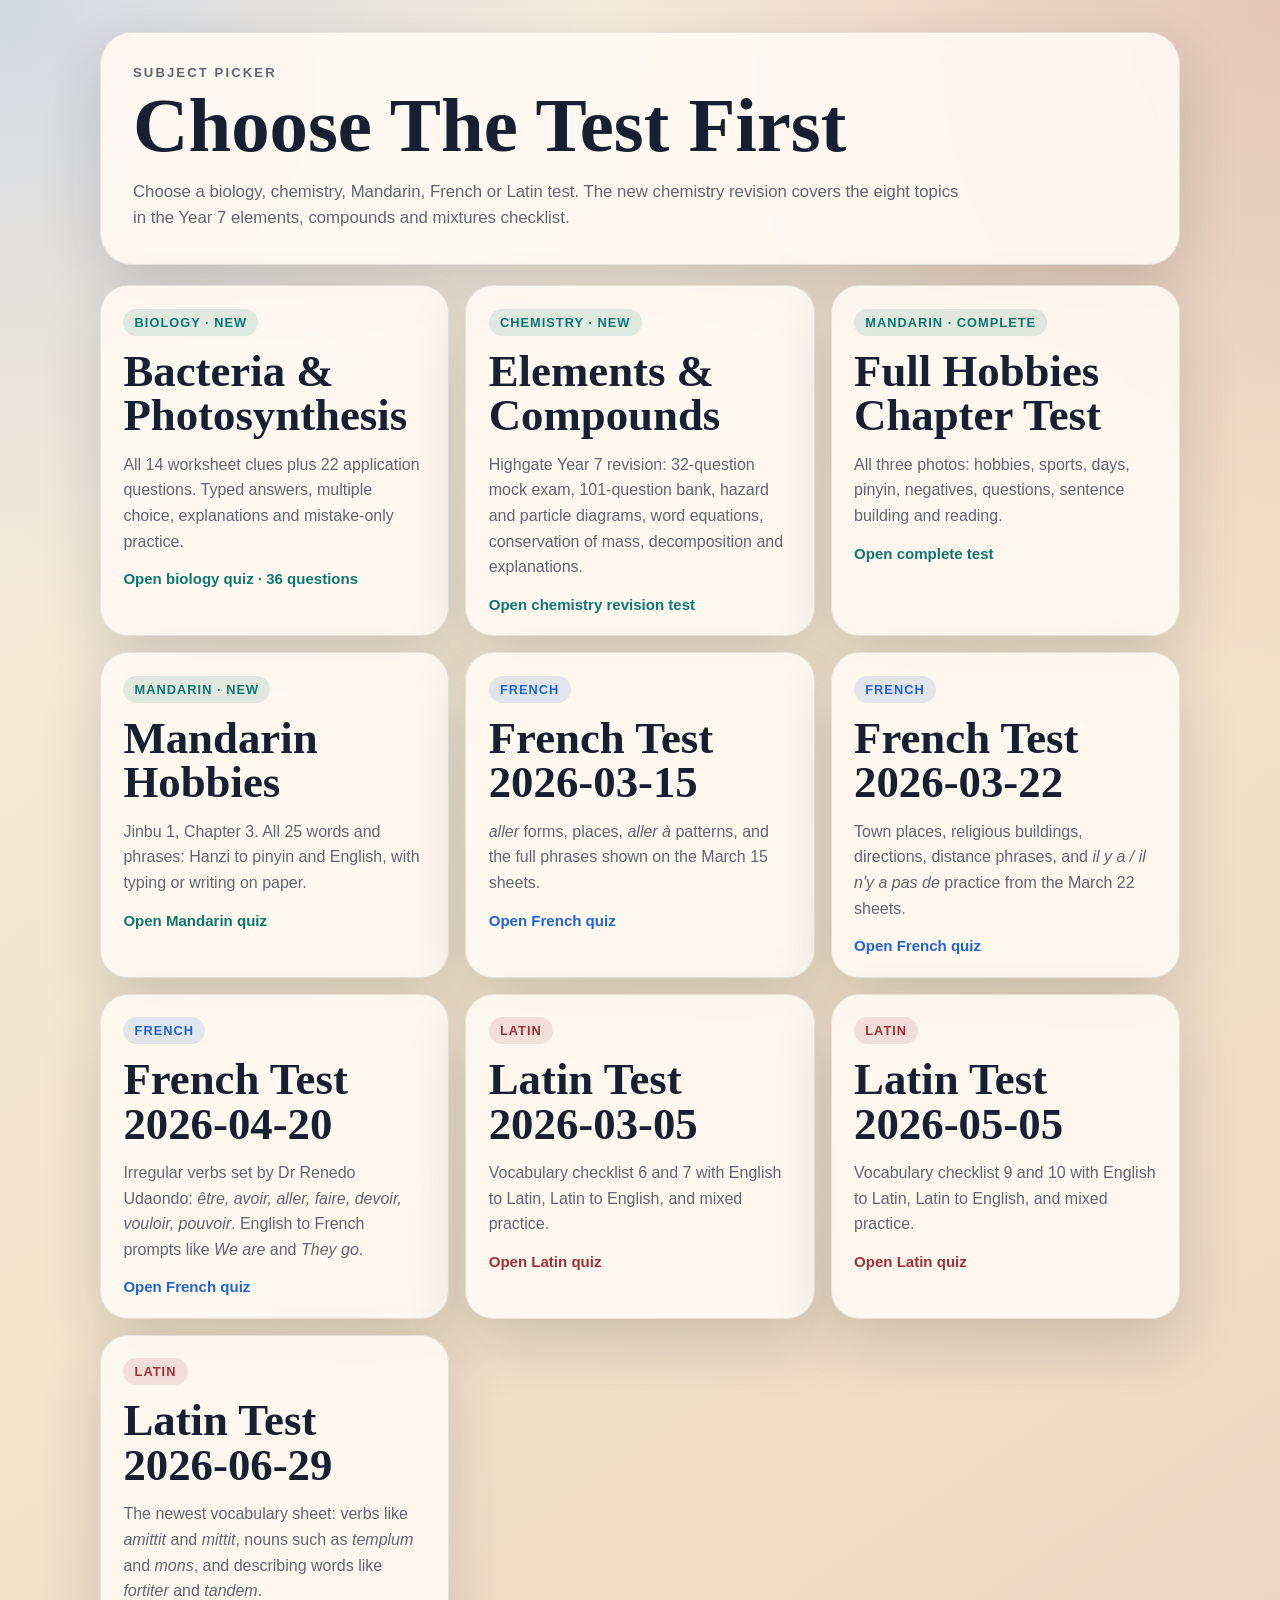
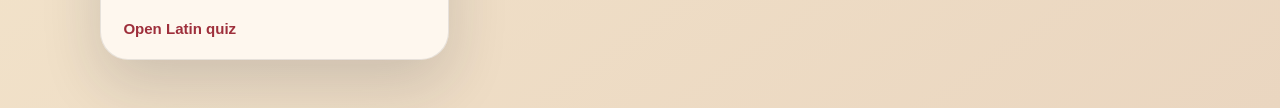
<file: index.html>
<!doctype html>
<html lang="en">
  <head>
    <meta charset="UTF-8">
    <meta name="viewport" content="width=device-width, initial-scale=1.0">
    <title>Yulia Test Picker</title>
    <style>
      :root {
        --ink: #172033;
        --muted: #5d6675;
        --line: rgba(23, 32, 51, 0.1);
        --paper: rgba(255, 250, 242, 0.9);
        --paper-strong: #fff7eb;
        --french: #1f63d6;
        --latin: #9e2f3b;
        --mandarin: #0f766e;
        --chemistry: #0d7872;
        --shadow: 0 24px 60px rgba(23, 32, 51, 0.16);
        --radius: 28px;
      }

      * {
        box-sizing: border-box;
      }

      body {
        margin: 0;
        min-height: 100vh;
        color: var(--ink);
        font-family: "Avenir Next", "Trebuchet MS", "Segoe UI", sans-serif;
        background:
          radial-gradient(circle at top left, rgba(31, 99, 214, 0.16), transparent 28%),
          radial-gradient(circle at top right, rgba(158, 47, 59, 0.18), transparent 32%),
          linear-gradient(145deg, #f6efe4 0%, #f3e4cb 52%, #ead6c0 100%);
      }

      .shell {
        width: min(1080px, calc(100% - 2rem));
        margin: 0 auto;
        padding: 2rem 0 3rem;
      }

      .hero,
      .choice {
        background: var(--paper);
        border: 1px solid var(--line);
        box-shadow: var(--shadow);
        backdrop-filter: blur(10px);
      }

      .hero {
        border-radius: 32px;
        padding: 2rem;
      }

      .eyebrow {
        margin: 0 0 0.65rem;
        font-size: 0.82rem;
        font-weight: 800;
        letter-spacing: 0.16em;
        text-transform: uppercase;
        color: var(--muted);
      }

      h1,
      .choice strong {
        font-family: Baskerville, "Palatino Linotype", "Book Antiqua", serif;
      }

      h1 {
        margin: 0;
        font-size: clamp(2.6rem, 6vw, 4.8rem);
        line-height: 0.94;
      }

      .hero-copy {
        max-width: 52rem;
        margin: 1rem 0 0;
        font-size: 1.05rem;
        line-height: 1.6;
        color: var(--muted);
      }

      .choices {
        margin-top: 1.25rem;
        display: grid;
        grid-template-columns: repeat(3, minmax(0, 1fr));
        gap: 1rem;
      }

      .choice {
        display: block;
        padding: 1.4rem;
        border-radius: var(--radius);
        text-decoration: none;
        color: inherit;
        transition: transform 0.18s ease, border-color 0.18s ease, background 0.18s ease;
      }

      .choice:hover {
        transform: translateY(-2px);
      }

      .choice.french:hover {
        border-color: rgba(31, 99, 214, 0.28);
        background: rgba(240, 246, 255, 0.96);
      }

      .choice.latin:hover {
        border-color: rgba(158, 47, 59, 0.26);
        background: rgba(255, 244, 241, 0.96);
      }

      .choice.chemistry:hover {
        border-color: rgba(13, 120, 114, 0.28);
        background: rgba(238, 252, 247, 0.96);
      }
      .choice.chemistry .choice-kicker {
        color: var(--chemistry);
        background: rgba(13, 120, 114, 0.12);
      }
      .choice.chemistry .meta { color: var(--chemistry); }

      .choice.mandarin:hover {
        border-color: rgba(15, 118, 110, 0.28);
        background: rgba(238, 252, 247, 0.96);
      }

      .choice.mandarin .choice-kicker {
        color: var(--mandarin);
        background: rgba(15, 118, 110, 0.12);
      }

      .choice.mandarin .meta { color: var(--mandarin); }

      .choice-kicker {
        display: inline-flex;
        align-items: center;
        margin-bottom: 0.8rem;
        padding: 0.38rem 0.7rem;
        border-radius: 999px;
        font-size: 0.8rem;
        font-weight: 800;
        letter-spacing: 0.08em;
        text-transform: uppercase;
      }

      .choice.french .choice-kicker {
        color: var(--french);
        background: rgba(31, 99, 214, 0.12);
      }

      .choice.latin .choice-kicker {
        color: var(--latin);
        background: rgba(158, 47, 59, 0.12);
      }

      .choice strong {
        display: block;
        font-size: clamp(1.8rem, 4vw, 2.8rem);
        line-height: 1;
      }

      .choice p {
        margin: 0.85rem 0 0;
        color: var(--muted);
        line-height: 1.6;
      }

      .meta {
        display: block;
        margin-top: 1rem;
        font-size: 0.94rem;
        font-weight: 700;
      }

      .choice.french .meta {
        color: var(--french);
      }

      .choice.latin .meta {
        color: var(--latin);
      }

      @media (max-width: 980px) {
        .choices {
          grid-template-columns: repeat(2, minmax(0, 1fr));
        }
      }

      @media (max-width: 760px) {
        .shell {
          width: min(100% - 1rem, 100%);
          padding-top: 1rem;
        }

        .hero,
        .choice {
          border-radius: 24px;
        }

        .hero {
          padding: 1.25rem;
        }

        .choices {
          grid-template-columns: 1fr;
        }

        h1 {
          font-size: 2.6rem;
        }
      }
    </style>
  </head>
  <body>
    <main class="shell">
      <section class="hero">
        <p class="eyebrow">Subject Picker</p>
        <h1>Choose The Test First</h1>
        <p class="hero-copy">
          Choose a biology, chemistry, Mandarin, French or Latin test. The new chemistry revision covers
          the eight topics in the Year 7 elements, compounds and mixtures checklist.
        </p>
      </section>

      <section class="choices" aria-label="Available tests">
        <a class="choice chemistry" href="biology_quiz.html">
          <span class="choice-kicker">Biology · New</span>
          <strong>Bacteria &amp; Photosynthesis</strong>
          <p>All 14 worksheet clues plus 22 application questions. Typed answers, multiple choice, explanations and mistake-only practice.</p>
          <span class="meta">Open biology quiz · 36 questions</span>
        </a>
        <a class="choice chemistry" href="chemistry_2026_11.html">
          <span class="choice-kicker">Chemistry · New</span>
          <strong>Elements &amp; Compounds</strong>
          <p>Highgate Year 7 revision: 32-question mock exam, 101-question bank, hazard and particle diagrams, word equations, conservation of mass, decomposition and explanations.</p>
          <span class="meta">Open chemistry revision test</span>
        </a>

        
        <a class="choice mandarin" href="mandarin_hobbies_full_quiz.html"><span class="choice-kicker">Mandarin · Complete</span><strong>Full Hobbies Chapter Test</strong><p>All three photos: hobbies, sports, days, pinyin, negatives, questions, sentence building and reading.</p><span class="meta">Open complete test</span></a>
        <a class="choice mandarin" href="mandarin_hobbies_quiz.html">
          <span class="choice-kicker">Mandarin · New</span>
          <strong>Mandarin Hobbies</strong>
          <p>Jinbu 1, Chapter 3. All 25 words and phrases: Hanzi to pinyin and English, with typing or writing on paper.</p>
          <span class="meta">Open Mandarin quiz</span>
        </a>

        <a class="choice french" href="french_aller_a_quiz.html">
          <span class="choice-kicker">French</span>
          <strong>French Test 2026-03-15</strong>
          <p>
            <em>aller</em> forms, places, <em>aller à</em> patterns, and the full phrases shown on the March 15 sheets.
          </p>
          <span class="meta">Open French quiz</span>
        </a>

        <a class="choice french" href="french_town_il_y_a_quiz.html">
          <span class="choice-kicker">French</span>
          <strong>French Test 2026-03-22</strong>
          <p>
            Town places, religious buildings, directions, distance phrases, and
            <em>il y a / il n'y a pas de</em> practice from the March 22 sheets.
          </p>
          <span class="meta">Open French quiz</span>
        </a>

        <a class="choice french" href="french_irregular_verbs_quiz.html">
          <span class="choice-kicker">French</span>
          <strong>French Test 2026-04-20</strong>
          <p>
            Irregular verbs set by Dr Renedo Udaondo: <em>être, avoir, aller, faire, devoir, vouloir, pouvoir</em>.
            English to French prompts like <em>We are</em> and <em>They go</em>.
          </p>
          <span class="meta">Open French quiz</span>
        </a>

        <a class="choice latin" href="latin_quiz.html">
          <span class="choice-kicker">Latin</span>
          <strong>Latin Test 2026-03-05</strong>
          <p>
            Vocabulary checklist 6 and 7 with English to Latin, Latin to English, and mixed practice.
          </p>
          <span class="meta">Open Latin quiz</span>
        </a>

        <a class="choice latin" href="latin_checklists_9_10_quiz.html">
          <span class="choice-kicker">Latin</span>
          <strong>Latin Test 2026-05-05</strong>
          <p>
            Vocabulary checklist 9 and 10 with English to Latin, Latin to English, and mixed practice.
          </p>
          <span class="meta">Open Latin quiz</span>
        </a>

        <a class="choice latin" href="latin_quiz_2026_06_29.html">
          <span class="choice-kicker">Latin</span>
          <strong>Latin Test 2026-06-29</strong>
          <p>
            The newest vocabulary sheet: verbs like <em>amittit</em> and <em>mittit</em>, nouns such as
            <em>templum</em> and <em>mons</em>, and describing words like <em>fortiter</em> and <em>tandem</em>.
          </p>
          <span class="meta">Open Latin quiz</span>
        </a>
      </section>
    </main>
  </body>
</html>
</file>
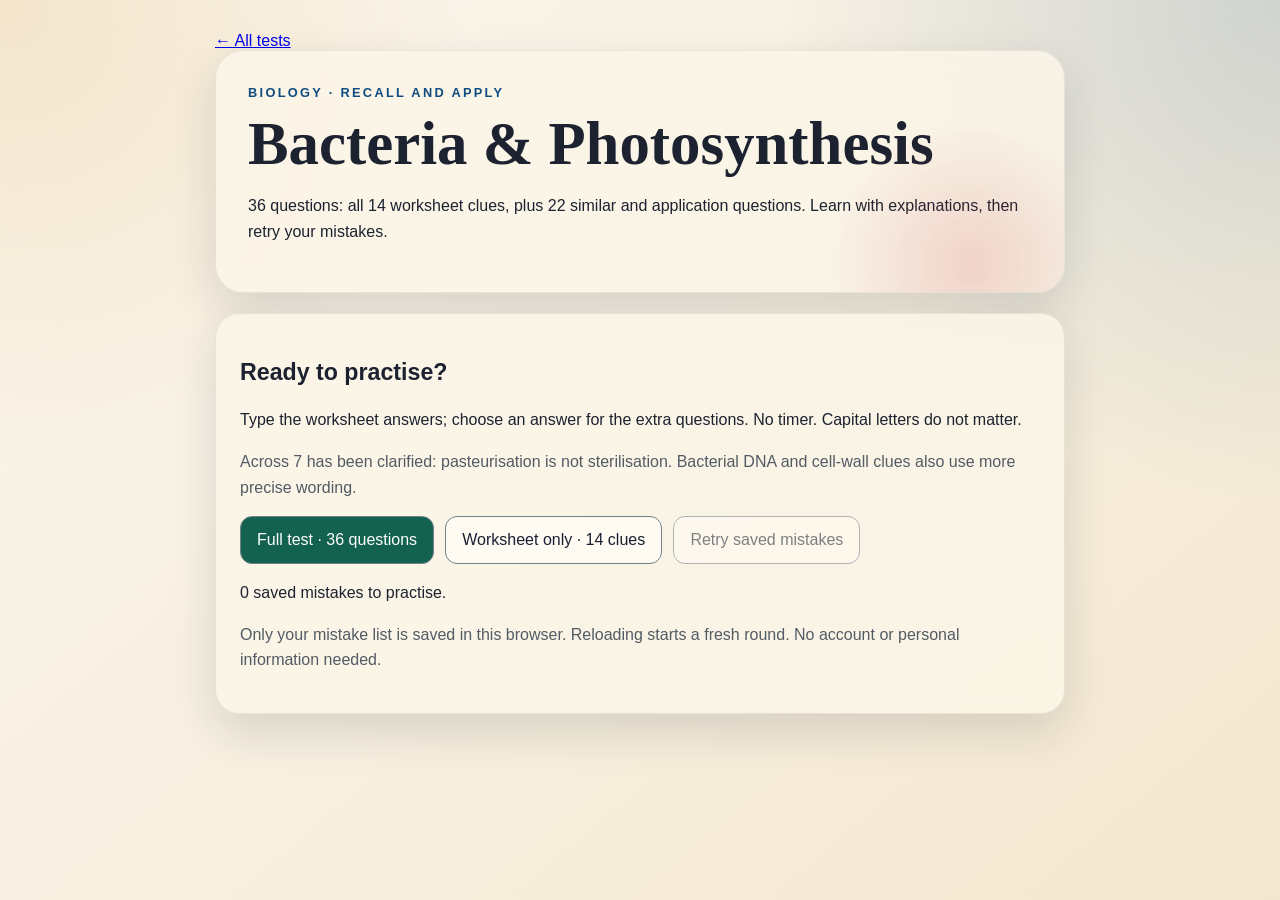
<file: biology_quiz.html>
<!doctype html>
<html lang="en"><head><meta charset="utf-8"><meta name="viewport" content="width=device-width, initial-scale=1"><title>Bacteria &amp; Photosynthesis Quiz</title><link rel="stylesheet" href="styles.css"><style>
.page-shell{max-width:850px}h1{font-size:clamp(2rem,6vw,3.8rem);line-height:1.08}h2{line-height:1.35;font-size:1.45rem}p{line-height:1.6}.quiz-stage{margin-top:1.2rem;padding:1.5rem;border-radius:24px}.actions{display:flex;gap:.7rem;flex-wrap:wrap;margin:1rem 0}button{min-height:48px;border-radius:12px;padding:.8rem 1rem;border:1px solid #71818a;background:#fffaf2;color:#172033;font:inherit;cursor:pointer}button.primary{background:#12624f;color:white}button:disabled{opacity:.55;cursor:default}button:focus-visible,a:focus-visible,input:focus-visible{outline:3px solid #b65300;outline-offset:3px}[hidden]{display:none!important}input{width:100%;min-height:50px;font:inherit;font-size:18px;padding:.8rem;margin:.5rem 0;border:1px solid #71818a;border-radius:10px}#choices{display:grid;gap:.7rem}#choices button{text-align:left}#choices button.selected{border:3px solid #12624f;background:#e3f2e9}#feedback{padding:1rem;border-left:5px solid #12624f;background:#e3f2e9;margin:1rem 0}#feedback.wrong{border-color:#a53039;background:#fff0ed}progress{width:100%;height:12px}#source,.muted{color:#525b64}#summaryScore{font-size:1.8rem;font-weight:bold}li{margin:.8rem 0;line-height:1.5}summary{cursor:pointer;min-height:44px} @media(max-width:480px){.page-shell{width:calc(100% - 1rem);padding-top:1rem}.hero,.quiz-stage{padding:1.1rem}}
</style><script defer src="biology_core.js"></script><script defer src="biology_app.js"></script></head>
<body><main class="page-shell"><a href="index.html">← All tests</a><header class="hero"><p class="eyebrow">Biology · Recall and apply</p><h1>Bacteria &amp; Photosynthesis</h1><p>36 questions: all 14 worksheet clues, plus 22 similar and application questions. Learn with explanations, then retry your mistakes.</p></header>
<section id="start" class="quiz-stage"><h2>Ready to practise?</h2><p>Type the worksheet answers; choose an answer for the extra questions. No timer. Capital letters do not matter.</p><p class="muted">Across 7 has been clarified: pasteurisation is not sterilisation. Bacterial DNA and cell-wall clues also use more precise wording.</p><div class="actions"><button id="startAll" class="primary">Full test · 36 questions</button><button id="startSheet">Worksheet only · 14 clues</button><button id="reviewStart">Retry saved mistakes</button></div><p id="savedStatus"></p><p class="muted">Only your mistake list is saved in this browser. Reloading starts a fresh round. No account or personal information needed.</p></section>
<section id="quiz" class="quiz-stage" hidden aria-label="Quiz question"><p id="progressText"></p><progress id="progress" aria-label="Questions answered" value="0" max="36"></progress><p id="source"></p><h2 id="prompt" tabindex="-1"></h2><form id="answerForm"><div id="typed"><label for="answer">Your answer</label><input id="answer" autocomplete="off" autocapitalize="none" spellcheck="false"></div><div id="choices" role="group" aria-labelledby="prompt"></div><div class="actions"><button id="check" class="primary" type="submit">Check answer</button><button id="skip" type="button">I don’t know</button></div></form><div id="feedback" role="status" hidden><strong id="result"></strong><p id="correctAnswer"></p><p id="explanation"></p></div><button id="next" class="primary" hidden>Next question</button><div class="actions"><button id="finish">Finish for now</button></div></section>
<section id="summary" class="quiz-stage" hidden tabindex="-1"><h2 id="summaryTitle">Round complete</h2><p id="summaryScore"></p><p id="summaryDetail"></p><div class="actions"><button id="retry" class="primary">Retry mistakes</button><button id="restart">New full test</button><button id="home">Choose a round</button></div><details id="reviewDetails"><summary>Review this round’s mistakes and explanations</summary><ul id="mistakeList"></ul></details></section>
<noscript><p>This interactive quiz needs JavaScript enabled.</p></noscript></main></body></html>
</file>
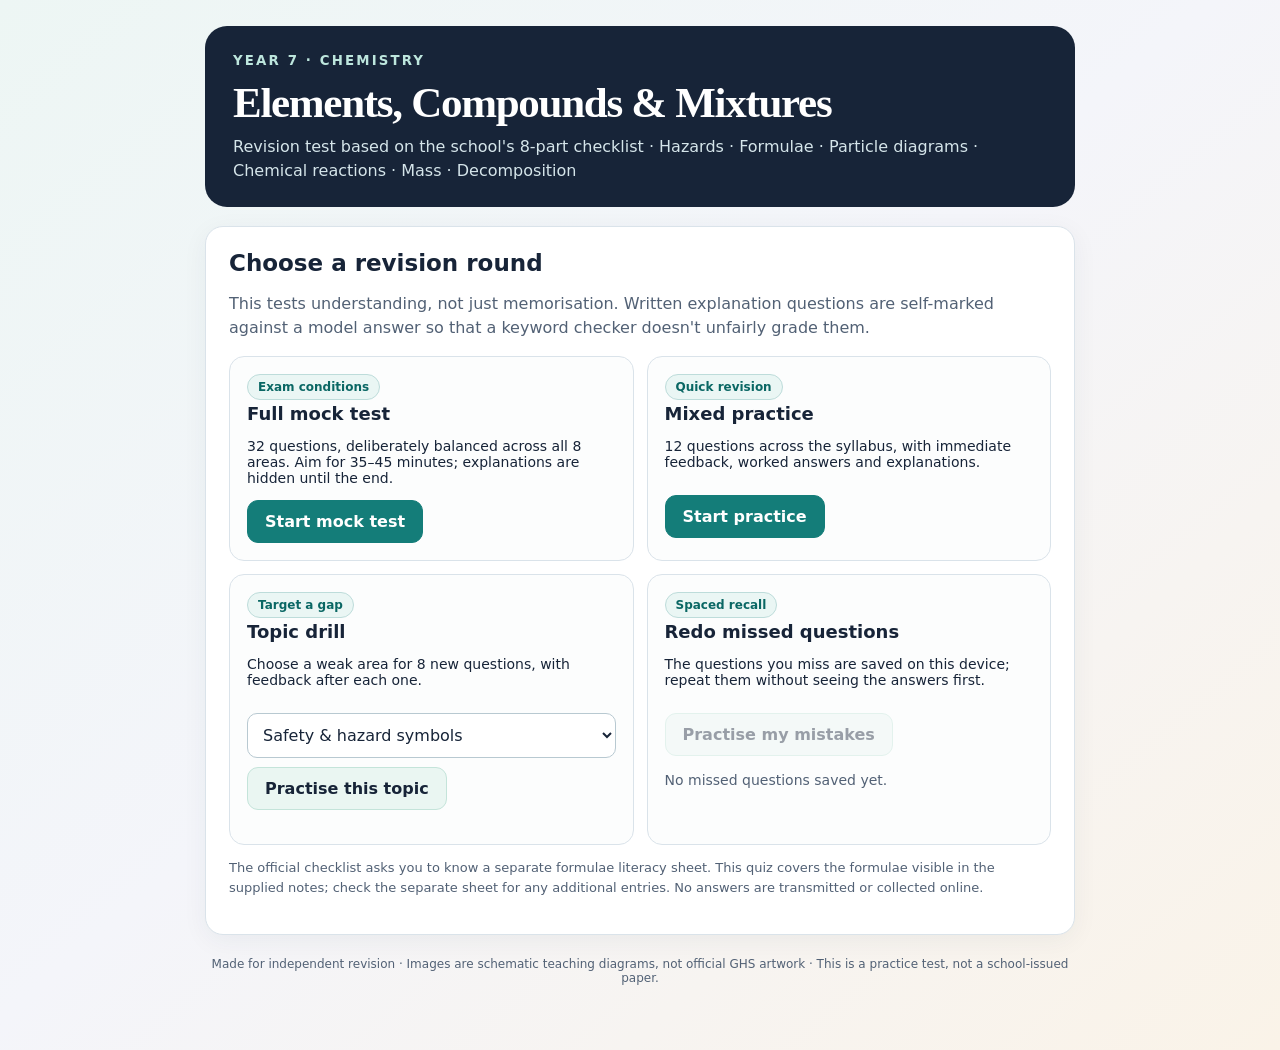
<file: chemistry_2026_11.html>
<!doctype html>
<html lang="en"><head><meta charset="utf-8"><meta name="viewport" content="width=device-width, initial-scale=1">
<title>Yulia's Chemistry Revision | Elements, Compounds & Mixtures</title>
<meta name="description" content="Year 7 chemistry revision: 32-question mock, topic drills, diagrams and marked explanations based on the Highgate school checklist.">
<style>
:root{--ink:#172438;--muted:#526175;--line:#dae3ea;--soft:#eef5f6;--aqua:#147d79;--cream:#fffaf1;--danger:#aa4b44;--good:#126956}
*{box-sizing:border-box}
body{margin:0;color:var(--ink);font-family:system-ui,-apple-system,"Segoe UI",sans-serif;background:linear-gradient(140deg,#edf6f4 0%,#f4f5fa 48%,#faf3e8 100%);min-height:100vh}
main{width:min(870px,calc(100% - 28px));margin:26px auto 65px}
header{background:var(--ink);color:white;padding:24px 28px;border-radius:22px;margin-bottom:19px}
header small{text-transform:uppercase;letter-spacing:.16em;font-weight:800;color:#bde6dd}
header h1{font-family:Georgia,serif;font-weight:650;letter-spacing:-.03em;font-size:clamp(27px,5vw,43px);margin:9px 0 8px}
header p{margin:0;color:#d5e5ea;line-height:1.5}
.card{background:white;border:1px solid var(--line);border-radius:18px;padding:23px;box-shadow:0 6px 26px rgba(26,55,65,.055);margin-top:14px}
h2{font-size:23px;margin:0 0 9px}h3{margin:0 0 11px;font-size:18px}.muted{color:var(--muted);line-height:1.5}
.grid{display:grid;grid-template-columns:1fr 1fr;gap:13px}.tile{border:1px solid var(--line);border-radius:15px;padding:17px;background:#fcfdfd}
.tile h3{margin:3px 0 6px}.tile p{font-size:14px;min-height:43px}
button,select{font:inherit}button{border:1px solid #c5d7da;border-radius:11px;padding:11px 17px;background:white;color:var(--ink);cursor:pointer;font-weight:650}
button.primary{background:var(--aqua);color:white;border-color:var(--aqua)}
button.secondary{background:#eaf6f2;border-color:#c4e4da}
button:hover:not(:disabled){filter:brightness(.96)}button:disabled{opacity:.43;cursor:not-allowed}
select,textarea,input[type=text],input[type=number]{width:100%;padding:11px;font-size:16px;color:var(--ink);border:1px solid #b8c9d1;border-radius:10px;background:white}
textarea{min-height:105px;resize:vertical;font-family:inherit;line-height:1.5}
label.option{display:flex;align-items:flex-start;gap:11px;border:1px solid var(--line);border-radius:12px;padding:12px;margin-top:9px;cursor:pointer;line-height:1.35}
label.option:has(input:checked){border-color:var(--aqua);background:#edf7f4}input[type=radio]{margin-top:4px;accent-color:var(--aqua)}
button:focus-visible,select:focus-visible,input:focus-visible,textarea:focus-visible{outline:3px solid #61bcb5;outline-offset:2px}
.tag{font-size:12px;display:inline-block;border:1px solid #bddcda;background:#eaf6f4;border-radius:999px;padding:5px 10px;color:#0a6764;font-weight:750}
.qprompt{font-size:19px;line-height:1.5;white-space:pre-line;margin:13px 0 15px;font-weight:600}
.bar{background:#e2eeef;height:9px;border-radius:999px;overflow:hidden;margin:15px 0}
.bar span{display:block;height:100%;background:var(--aqua);transition:width .2s}
.controls{display:flex;align-items:center;gap:10px;flex-wrap:wrap;margin-top:22px}
.diagram{display:flex;justify-content:center;padding:8px;margin:10px 0 16px;background:#f8fbfc;border:1px solid var(--line);border-radius:12px}
.diagram svg{width:min(390px,100%);height:155px}
.feedback{background:#eef8f4;border-left:4px solid var(--aqua);padding:15px;border-radius:9px;margin-top:15px;line-height:1.5}
.feedback.bad{background:#fff5f1;border-color:var(--danger)}
.feedback .answer{font-weight:750;margin:6px 0}
.review{border:1px solid var(--line);border-radius:12px;padding:14px;margin-top:12px}
.review.correct{border-left:4px solid #2c9371}.review.wrong{border-left:4px solid #c76b58}.review.pending{border-left:4px solid #8c7b54}
.review p{margin:6px 0;line-height:1.48}
.review .buttons{display:flex;gap:8px;flex-wrap:wrap;margin-top:11px}
.stats{width:100%;border-collapse:collapse;margin-top:12px}.stats th,.stats td{border-bottom:1px solid var(--line);text-align:left;padding:9px 8px}.stats td:last-child{text-align:right}
.note{font-size:13px;color:var(--muted);line-height:1.55}.hide{display:none!important}
#quiz,#results{display:none}
footer{font-size:12px;color:var(--muted);margin-top:22px;text-align:center}
@media(max-width:630px){main{width:calc(100% - 16px);margin:8px auto 25px}header{padding:19px;border-radius:16px}.card{padding:17px}.grid{grid-template-columns:1fr}.tile p{min-height:0}button{padding:12px 14px}}
@media print{body{background:white}main{width:100%}header{background:white;color:black;border:1px solid #ccc}header p,header small{color:#333}.card{box-shadow:none}#setup,.controls{display:none!important}#results{display:block!important}}
</style></head>
<body><main>
<header><small>Year 7 · Chemistry</small><h1>Elements, Compounds & Mixtures</h1>
<p>Revision test based on the school's 8-part checklist · Hazards · Formulae · Particle diagrams · Chemical reactions · Mass · Decomposition</p></header>
<section id="setup" class="card">
<h2>Choose a revision round</h2><p class="muted">This tests understanding, not just memorisation. Written explanation questions are self-marked against a model answer so that a keyword checker doesn't unfairly grade them.</p>
<div class="grid">
<div class="tile"><span class="tag">Exam conditions</span><h3>Full mock test</h3><p>32 questions, deliberately balanced across all 8 areas. Aim for 35–45 minutes; explanations are hidden until the end.</p><button class="primary" id="startMock">Start mock test</button></div>
<div class="tile"><span class="tag">Quick revision</span><h3>Mixed practice</h3><p>12 questions across the syllabus, with immediate feedback, worked answers and explanations.</p><button class="primary" id="startPractice">Start practice</button></div>
<div class="tile"><span class="tag">Target a gap</span><h3>Topic drill</h3><p>Choose a weak area for 8 new questions, with feedback after each one.</p><select id="topicSelect" aria-label="Choose a topic"></select><button class="secondary" id="startTopic" style="margin-top:9px">Practise this topic</button></div>
<div class="tile"><span class="tag">Spaced recall</span><h3>Redo missed questions</h3><p>The questions you miss are saved on this device; repeat them without seeing the answers first.</p><button class="secondary" id="startMistakes">Practise my mistakes</button><p class="note" id="mistakesCount"></p></div>
</div>
<p class="note">The official checklist asks you to know a separate formulae literacy sheet. This quiz covers the formulae visible in the supplied notes; check the separate sheet for any additional entries. No answers are transmitted or collected online.</p>
</section>
<section id="quiz" class="card">
<div style="display:flex;justify-content:space-between;gap:8px;align-items:center;flex-wrap:wrap"><span id="qtopic" class="tag"></span><span id="qprogress" class="muted"></span></div>
<div class="bar"><span id="progressLine"></span></div>
<div id="question"></div>
<div id="feedback" class="hide" aria-live="polite"></div>
<div class="controls"><button class="primary" id="actionBtn">Check answer</button><button id="quitBtn">Return to menu</button></div>
<p class="note">One mark per question. For longer explanations, compare your response with the model answer and mark yourself fairly.</p>
</section>
<section id="results" class="card" aria-live="polite"></section>
<footer>Made for independent revision · Images are schematic teaching diagrams, not official GHS artwork · This is a practice test, not a school-issued paper.</footer>
</main>
<script>
const TOPICS=[{"id":"safety","name":"Safety & hazard symbols","target":4},{"id":"elements","name":"Elements, atoms & molecules","target":4},{"id":"mixtures","name":"Compounds, mixtures & diagrams","target":4},{"id":"naming","name":"Naming compounds","target":5},{"id":"reactions","name":"Reaction types & synthesis","target":4},{"id":"mass","name":"Conservation of mass","target":4},{"id":"decomposition","name":"Thermal decomposition & data","target":4},{"id":"formulae","name":"Formulae literacy","target":3}];
const QUESTIONS=[{"id":"S01","topic":"safety","type":"mc","prompt":"What does this red-diamond hazard symbol mean?","answer":"Flammable","explain":"The flame means a substance can catch fire easily. Keep it away from heat and flames.","choices":["Flammable","Oxidising","Corrosive","Toxic"],"pic":"flame"},{"id":"S02","topic":"safety","type":"mc","prompt":"Identify this hazard symbol.","answer":"Toxic","explain":"The skull and crossbones warns of serious acute toxicity.","choices":["Irritant","Toxic","Flammable","Gas under pressure"],"pic":"skull"},{"id":"S03","topic":"safety","type":"mc","prompt":"What is the hazard shown?","answer":"Corrosive","explain":"Corrosive chemicals can damage skin, eyes or metals. Use appropriate PPE and follow instructions.","choices":["Corrosive","Explosive","Environmental hazard","Oxidising"],"pic":"corrosion"},{"id":"S04","topic":"safety","type":"mc","prompt":"Identify the exclamation-mark symbol.","answer":"Irritant / harmful","explain":"An exclamation mark usually indicates a harmful or irritating substance.","choices":["Irritant / harmful","Toxic (skull and crossbones)","Gas under pressure","Oxidising"],"pic":"exclamation"},{"id":"S05","topic":"safety","type":"mc","prompt":"What does the flame above a circle mean?","answer":"Oxidising","explain":"Oxidisers may cause or intensify a fire; they are not simply another flammable symbol.","choices":["Oxidising","Flammable","Explosive","Environmental hazard"],"pic":"oxidising"},{"id":"S06","topic":"safety","type":"mc","prompt":"Identify this gas-cylinder hazard symbol.","answer":"Gas under pressure","explain":"The cylinder symbol warns of gas stored under pressure. Heating the container can be dangerous.","choices":["Gas under pressure","Corrosive","Toxic","Irritant / harmful"],"pic":"gas"},{"id":"S07","topic":"safety","type":"mc","prompt":"What does this dead-tree-and-fish symbol warn about?","answer":"Environmental hazard","explain":"It warns that the substance can harm aquatic life and the environment.","choices":["Environmental hazard","Explosive","Flammable","Gas under pressure"],"pic":"environment"},{"id":"S08","topic":"safety","type":"mc","prompt":"Identify this exploding-bomb symbol.","answer":"Explosive","explain":"The exploding-bomb pictogram warns of an explosion hazard.","choices":["Explosive","Oxidising","Corrosive","Irritant / harmful"],"pic":"explosive"},{"id":"S09","topic":"safety","type":"mc","prompt":"A pupil is asked to smell a chemical. What should they do?","answer":"Waft the vapour towards their nose if instructed","explain":"Never sniff a chemical directly. Only waft when a teacher instructs you.","choices":["Put their nose over the test tube","Taste a drop first","Waft the vapour towards their nose if instructed","Shake the liquid over their hand"]},{"id":"S10","topic":"safety","type":"mc","prompt":"A chemical spills on the laboratory bench. What is the best first action?","answer":"Tell the teacher immediately","explain":"Do not clean unknown spills without instruction; report them at once.","choices":["Wipe it up with a sleeve","Tell the teacher immediately","Ignore it until the end","Pour a second chemical on it"]},{"id":"S11","topic":"safety","type":"mc","prompt":"Which action makes an experiment more sustainable?","answer":"Use the smallest safe quantity of chemicals needed","explain":"Using only what is needed reduces waste and unnecessary disposal.","choices":["Use extra chemicals to be certain","Put all chemicals down the sink","Use the smallest safe quantity of chemicals needed","Leave taps running"]},{"id":"S12","topic":"safety","type":"self","prompt":"Give TWO laboratory safety rules for heating chemicals and explain why one of them matters.","answer":"Example: tie back long hair; wear safety goggles when instructed; point hot test tubes away from people; keep flammable chemicals away from the flame. Explain one danger prevented.","explain":"Two suitable rules plus a sensible explanation are expected."},{"id":"E01","topic":"elements","type":"mc","prompt":"What is an element?","answer":"A substance containing only one type of atom","explain":"An element can be a single atom or molecules made of atoms of the same type.","choices":["Any pure liquid","A substance containing only one type of atom","Two different atoms bonded together","Any substance that can be separated physically"]},{"id":"E02","topic":"elements","type":"mc","prompt":"Which statement best describes a molecule?","answer":"Two or more atoms chemically bonded together","explain":"Molecules can contain atoms of the same element, such as O₂, or different elements, such as H₂O.","choices":["A mixture of gases","An individual proton","Two or more atoms chemically bonded together","A type of metal"]},{"id":"E03","topic":"elements","type":"mc","prompt":"How many oxygen atoms are in ONE O₂ molecule?","answer":"2","explain":"The subscript 2 shows that each oxygen molecule contains two oxygen atoms.","choices":["1","2","3","4"]},{"id":"E04","topic":"elements","type":"mc","prompt":"Helium has the symbol He. What does the absence of a small number mean here?","answer":"One atom","explain":"He represents a single helium atom; O₂ represents two bonded oxygen atoms.","choices":["Two atoms","One atom","No atoms","One molecule made of two elements"]},{"id":"E05","topic":"elements","type":"mc","prompt":"Why is N₂ an element rather than a compound?","answer":"It contains only nitrogen atoms","explain":"The two nitrogen atoms are bonded together but are the same element.","choices":["It has two atoms","It is a gas","It contains only nitrogen atoms","Its atoms are not bonded"]},{"id":"E06","topic":"elements","type":"mc","prompt":"Which of these is normally found as diatomic molecules?","answer":"Chlorine, Cl₂","explain":"Cl₂, H₂, O₂ and N₂ are examples on the revision sheet.","choices":["Helium, He","Neon, Ne","Chlorine, Cl₂","Gold, Au"]},{"id":"E07","topic":"elements","type":"mc","prompt":"Is one H₂O particle both a molecule and a compound?","answer":"Yes","explain":"It is a molecule because atoms are bonded and a compound because it contains different elements.","choices":["Yes","No, it is only an element","No, because it is a liquid","No, because it has three atoms"]},{"id":"E08","topic":"elements","type":"mc","prompt":"What does the little 3 mean in SO₃?","answer":"Three oxygen atoms per molecule","explain":"Subscripts apply to the element immediately before them.","choices":["Three sulfur atoms","Three different elements","Three oxygen atoms per molecule","Three molecules"]},{"id":"E09","topic":"elements","type":"mc","prompt":"Which particle diagram shows a molecular ELEMENT?","answer":"Pairs of identical atoms bonded together","explain":"An elemental molecule consists of bonded atoms of one element.","choices":["Different-coloured atoms bonded together","Pairs of identical atoms bonded together","Unbonded atoms of two different colours","Red-blue-red molecules mixed with blue atoms"],"pic":"element_pairs"},{"id":"E10","topic":"elements","type":"mc","prompt":"Which statement is true?","answer":"An element can consist of molecules","explain":"Some elements exist as individual atoms (He), others as molecules (O₂).","choices":["Every molecule is a compound","Every element consists only of single atoms","An element can consist of molecules","Every mixture is a molecule"]},{"id":"M01","topic":"mixtures","type":"mc","prompt":"Which is the best definition of a compound?","answer":"Different elements chemically bonded in a fixed ratio","explain":"A compound is a new substance with a definite composition, e.g. water (H₂O).","choices":["Different substances stirred together","Different elements chemically bonded in a fixed ratio","Atoms of only one element","Any solid dissolved in water"]},{"id":"M02","topic":"mixtures","type":"mc","prompt":"Why is air a mixture?","answer":"Its gases are present together without being chemically bonded to each other","explain":"The composition of air can vary; the different gases are not bonded together.","choices":["Air contains no atoms","Its gases are present together without being chemically bonded to each other","All air molecules contain nitrogen and oxygen bonded","Air cannot be separated"]},{"id":"M03","topic":"mixtures","type":"mc","prompt":"Which method might separate a mixture but not break down a compound?","answer":"Filtration","explain":"Mixtures can often be separated by physical methods. Breaking a compound into its elements needs chemical change.","choices":["Filtration","Burning magnesium","Heating magnesium carbonate to decompose it","Electrolysis of water"]},{"id":"M04","topic":"mixtures","type":"mc","prompt":"Classify the particles in this diagram.","answer":"Element","explain":"Only one type of atom is present, shown as separate identical atoms.","choices":["Element","Compound","Mixture","Cannot be decided"],"pic":"element_atoms"},{"id":"M05","topic":"mixtures","type":"mc","prompt":"Classify the particles in this diagram.","answer":"Compound","explain":"Each particle contains two kinds of atom chemically bonded together; all particles are identical.","choices":["Mixture","Element","Compound","Atoms only"],"pic":"compound"},{"id":"M06","topic":"mixtures","type":"mc","prompt":"Classify the particles in this diagram.","answer":"Mixture","explain":"The diagram contains two kinds of separate molecular particles: they are not chemically bonded to each other.","choices":["Compound","Mixture","Single element","One molecule"],"pic":"mixture"},{"id":"M07","topic":"mixtures","type":"mc","prompt":"The particles shown are red-red molecules. Why is this NOT a compound?","answer":"Only one element is present","explain":"Being bonded is not enough: a compound must have two or more different elements.","choices":["Molecules cannot be elements","Only one element is present","Each molecule has two atoms","Red represents a metal"],"pic":"element_pairs"},{"id":"M08","topic":"mixtures","type":"mc","prompt":"Which statement correctly compares compounds and mixtures?","answer":"Compounds have fixed ratios; mixtures can have varying proportions","explain":"The atom ratio in H₂O is fixed, but the amount of nitrogen compared with oxygen in air can vary.","choices":["Both always have fixed ratios","Compounds have fixed ratios; mixtures can have varying proportions","Mixtures always contain only elements","Compounds are separated by filtration"]},{"id":"M09","topic":"mixtures","type":"mc","prompt":"A beaker holds sand and water. Is this a compound or a mixture?","answer":"Mixture","explain":"Sand and water are present together without forming a new chemical substance.","choices":["Compound","Element","Mixture","Single molecule"]},{"id":"M10","topic":"mixtures","type":"mc","prompt":"Can two different compounds form a mixture?","answer":"Yes","explain":"A mixture can contain elements, compounds, or both, as long as the substances are not chemically bonded to each other.","choices":["No","Yes","Only if they are gases","Only if they have the same chemical formula"]},{"id":"M11","topic":"mixtures","type":"self","prompt":"A pupil says: 'Oxygen, O₂, must be a compound because there are two atoms joined together.' Explain the mistake.","answer":"A compound has two or more DIFFERENT elements bonded. O₂ has two atoms of the SAME element, so it is an elemental molecule, not a compound.","explain":"Look for the distinction between 'two atoms' and 'two different elements'."},{"id":"N01","topic":"naming","type":"mc","prompt":"What is the correct name of NaCl?","answer":"Sodium chloride","explain":"For a metal + non-metal compound, keep the metal name and change the non-metal to -ide.","choices":["Sodium chlorine","Sodium chloride","Monosodium chlorine","Sodium chlorate"]},{"id":"N02","topic":"naming","type":"mc","prompt":"How is MgS named?","answer":"Magnesium sulfide","explain":"Magnesium stays the same; sulfur becomes sulfide.","choices":["Magnesium sulfate","Magnesium sulfide","Magnesium sulfur","Magnesium sulfite"]},{"id":"N03","topic":"naming","type":"mc","prompt":"What is the correct name of CaCl₂?","answer":"Calcium chloride","explain":"Ionic compounds such as CaCl₂ do not use prefixes like di- in this naming rule.","choices":["Calcium dichloride","Calcium chloride","Calcium chlorate","Calcium chlorine"]},{"id":"N04","topic":"naming","type":"mc","prompt":"What is KBr?","answer":"Potassium bromide","explain":"Potassium is the metal; bromine becomes bromide.","choices":["Potassium bromate","Potassium bromide","Potassium dibromide","Krypton bromide"]},{"id":"N05","topic":"naming","type":"mc","prompt":"What is CO called?","answer":"Carbon monoxide","explain":"'Mono-' means one oxygen atom; CO is different from CO₂.","choices":["Carbon dioxide","Carbon oxide","Carbon monoxide","Calcium oxide"]},{"id":"N06","topic":"naming","type":"mc","prompt":"What is CO₂ called?","answer":"Carbon dioxide","explain":"'Di-' means two oxygen atoms.","choices":["Carbon monoxide","Carbon dioxide","Carbon trioxide","Calcium dioxide"]},{"id":"N07","topic":"naming","type":"mc","prompt":"What is SO₃ called?","answer":"Sulfur trioxide","explain":"'Tri-' means three oxygen atoms.","choices":["Sulfur dioxide","Sulfur trioxide","Sulfur monoxide","Sodium oxide"]},{"id":"N08","topic":"naming","type":"mc","prompt":"What is N₂O called?","answer":"Dinitrogen monoxide","explain":"Di- applies to the two nitrogen atoms and mono- to the one oxygen atom.","choices":["Nitrogen dioxide","Dinitrogen monoxide","Nitrogen monoxide","Dinitrogen dioxide"]},{"id":"N09","topic":"naming","type":"mc","prompt":"What is NO₂ called?","answer":"Nitrogen dioxide","explain":"One nitrogen and two oxygen atoms: nitrogen dioxide.","choices":["Dinitrogen monoxide","Nitrogen dioxide","Nitrogen monoxide","Nitrate"]},{"id":"N10","topic":"naming","type":"mc","prompt":"Name CaCO₃.","answer":"Calcium carbonate","explain":"CO₃ is the carbonate group, which contains carbon and oxygen.","choices":["Calcium carbide","Calcium carbonate","Calcium oxide","Calcium sulfate"]},{"id":"N11","topic":"naming","type":"mc","prompt":"Name CuSO₄.","answer":"Copper sulfate","explain":"SO₄ is sulfate, containing sulfur and oxygen.","choices":["Copper sulfide","Copper sulfate","Copper nitrate","Copper sulfite"]},{"id":"N12","topic":"naming","type":"mc","prompt":"Name KNO₃.","answer":"Potassium nitrate","explain":"NO₃ is nitrate, containing nitrogen and oxygen.","choices":["Potassium nitride","Potassium nitrite","Potassium nitrate","Potassium oxide"]},{"id":"N13","topic":"naming","type":"mc","prompt":"Which formula represents magnesium carbonate?","answer":"MgCO₃","explain":"Carbonate contains carbon and oxygen; its group is CO₃.","choices":["MgO","MgS","MgCO₃","MgSO₄"]},{"id":"N14","topic":"naming","type":"mc","prompt":"Which prefix means FOUR?","answer":"Tetra-","explain":"The sheet lists mono 1, di 2, tri 3, tetra 4, penta 5 and hexa 6.","choices":["Tri-","Tetra-","Penta-","Hexa-"]},{"id":"N15","topic":"naming","type":"mc","prompt":"Which ending is associated with many oxygen-containing groups like carbonate, sulfate and nitrate?","answer":"-ate","explain":"The -ate ending is a useful clue for the listed oxygen-containing groups, though it is not a universal rule.","choices":["-ide","-ate","-ine","-ium"]},{"id":"N16","topic":"naming","type":"self","prompt":"Explain why CaCl₂ is calcium chloride, but CO₂ is carbon dioxide. Refer to the two naming rules.","answer":"Calcium + chlorine is a metal/non-metal combination, named calcium chloride without number prefixes. Carbon + oxygen are two non-metals; use di- to show two oxygens.","explain":"State the different rule for metal/non-metal and for two non-metals."},{"id":"R01","topic":"reactions","type":"mc","prompt":"What is a synthesis reaction?","answer":"Two or more reactants combine to form one product","explain":"Synthesis joins starting materials to make a single new product.","choices":["One compound breaks into simpler substances","Two or more reactants combine to form one product","A solid dissolves in water","A substance changes state"]},{"id":"R02","topic":"reactions","type":"self","prompt":"Write the WORD equation for magnesium reacting with oxygen.","answer":"magnesium + oxygen → magnesium oxide","explain":"The arrow means 'reacts to form'. Word equations use chemical names, not just symbols."},{"id":"R03","topic":"reactions","type":"mc","prompt":"Iron reacts with sulfur in a synthesis reaction. What is the product?","answer":"Iron sulfide","explain":"The reactants combine chemically to make a new compound, iron sulfide.","choices":["Iron sulfate","Iron oxide","Iron sulfide","A mixture of iron and sulfur"]},{"id":"R04","topic":"reactions","type":"mc","prompt":"Which is the correct word equation for burning carbon in sufficient oxygen?","answer":"carbon + oxygen → carbon dioxide","explain":"Carbon reacts with oxygen to produce carbon dioxide.","choices":["carbon → oxygen + carbon dioxide","carbon + oxygen → carbon dioxide","carbon + hydrogen → methane","oxygen + water → carbon"]},{"id":"R05","topic":"reactions","type":"mc","prompt":"Hydrogen reacts with oxygen to form which product?","answer":"Water","explain":"Hydrogen + oxygen → water is a synthesis example.","choices":["Hydrogen peroxide","Water","Hydrogen oxide gas only","Carbon dioxide"]},{"id":"R06","topic":"reactions","type":"mc","prompt":"Which reaction type breaks one compound into simpler substances?","answer":"Decomposition","explain":"Decomposition is essentially the reverse pattern of synthesis.","choices":["Synthesis","Neutralisation","Decomposition","Displacement"]},{"id":"R07","topic":"reactions","type":"mc","prompt":"When a substance reacts with oxygen and releases energy, what is the reaction type?","answer":"Combustion","explain":"Combustion involves reaction with oxygen, typically releasing heat and/or light.","choices":["Combustion","Displacement","Neutralisation","Filtration"]},{"id":"R08","topic":"reactions","type":"mc","prompt":"One element replaces another element in a compound. This is called...","answer":"Displacement","explain":"In a displacement reaction, one element replaces another in a compound.","choices":["Combustion","Displacement","Synthesis","Decomposition"]},{"id":"R09","topic":"reactions","type":"mc","prompt":"An acid reacts with an alkali to form salt and water. What reaction is this?","answer":"Neutralisation","explain":"This is the word-level definition of neutralisation on the revision sheet.","choices":["Decomposition","Combustion","Neutralisation","Displacement"]},{"id":"R10","topic":"reactions","type":"mc","prompt":"What does the arrow (→) mean in a word equation?","answer":"Reacts to form","explain":"The reactants go on the left; the product(s) on the right.","choices":["Equals in mass only","Reacts to form","Heats up","Mix with water"]},{"id":"R11","topic":"reactions","type":"mc","prompt":"Sodium is highly reactive and chlorine is poisonous. Why can sodium chloride be safe to eat?","answer":"A compound can have very different properties from its elements","explain":"Chemical bonding forms a new substance with different properties.","choices":["The sodium and chlorine remain as a mixture","A compound can have very different properties from its elements","The chlorine disappears without reacting","Every compound is harmless"]},{"id":"R12","topic":"reactions","type":"self","prompt":"A student mixes iron filings and sulfur powder, then heats them until a new substance forms. Give TWO ways the product differs from simply mixing iron and sulfur.","answer":"The heated reaction forms iron sulfide, a compound with chemically bonded elements and new properties; unreacted iron/sulfur is a mixture and can often be physically separated (e.g. iron with a magnet).","explain":"Credit the new substance/bonding and a relevant change in separation or properties."},{"id":"C01","topic":"mass","type":"number","prompt":"In a closed container, 12 g of one reactant combine with 8 g of another. What mass of products forms (in g)?","answer":20,"explain":"12 + 8 = 20 g; atoms are conserved."},{"id":"C02","topic":"mass","type":"number","prompt":"If a sealed reaction starts with 17 g + 9 g of reactants, how many grams of products should there be?","answer":26,"explain":"17 + 9 = 26 g in a closed system."},{"id":"C03","topic":"mass","type":"mc","prompt":"Why is mass conserved in ordinary chemical reactions?","answer":"Atoms are rearranged, not created or destroyed","explain":"The same atoms are present before and after, just connected differently.","choices":["Atoms are rearranged, not created or destroyed","Every product weighs less than its reactants","Heat turns into atoms","Only solids have mass"]},{"id":"C04","topic":"mass","type":"mc","prompt":"The contents of a sealed flask have a total mass of 80 g before a reaction. A gas is produced but cannot escape. What is the total mass of the contents afterwards?","answer":"80 g","explain":"Gas is still inside the sealed flask, so total mass stays at 80 g (assuming the flask itself has not changed).","choices":["Less than 80 g","80 g","More than 80 g","Impossible to know"]},{"id":"C05","topic":"mass","type":"mc","prompt":"A carbonate is heated in an OPEN test tube and gas escapes. The solid left behind has less mass. Why?","answer":"Some mass left as gas","explain":"The gas carries mass away; the mass of all products together is conserved.","choices":["Atoms were destroyed","Heat destroyed mass","Some mass left as gas","The balance stopped working"]},{"id":"C06","topic":"mass","type":"mc","prompt":"An iron nail gains mass as it rusts in air. What is the best explanation?","answer":"Oxygen from the air combines with the iron","explain":"Mass enters the measured solid from oxygen in air; total mass is still conserved.","choices":["The nail creates atoms","Oxygen from the air combines with the iron","The iron expands but no atoms change","Rust has no mass"]},{"id":"C07","topic":"mass","type":"number","prompt":"A 50 g sample decomposes to give 28 g of solid oxide plus a gas. If all products are collected, what mass of gas is formed (g)?","answer":22,"explain":"50 - 28 = 22 g of gas."},{"id":"C08","topic":"mass","type":"number","prompt":"A sealed reaction produces 13 g of one product and 7 g of another. What was the total mass of reactants (g)?","answer":20,"explain":"13 + 7 = 20 g."},{"id":"C09","topic":"mass","type":"mc","prompt":"A pupil says 'The mass decreased, so conservation of mass is wrong.' What is the best reply?","answer":"Check whether a gas escaped or entered the measured system","explain":"Apparent mass changes arise when you measure only part of the reacting system.","choices":["The law only works for solids","Check whether a gas escaped or entered the measured system","Atoms sometimes vanish","The products always weigh less"]},{"id":"C10","topic":"mass","type":"self","prompt":"A piece of magnesium burns and the white solid weighs MORE than the starting magnesium. Explain where the extra mass came from.","answer":"Oxygen from the air reacted with magnesium and is now part of magnesium oxide. The magnesium + oxygen masses equal the magnesium oxide mass.","explain":"Mention the mass of oxygen entering from air; do not say mass was created."},{"id":"C11","topic":"mass","type":"self","prompt":"Describe ONE experiment in which the mass seems to decrease even though mass is conserved. Explain how to change the apparatus to demonstrate conservation.","answer":"For example, a carbonate decomposes releasing CO₂. In an open tube the gas escapes and solid mass falls. Collect all gas or use an appropriately sealed, safe apparatus so the total system mass is unchanged.","explain":"Needs example, escaping gas, and accounting for all products; do not heat a fully sealed vessel unsafely."},{"id":"C12","topic":"mass","type":"number","prompt":"A closed system initially has 63.5 g of reactants. What total mass of products forms (g)?","answer":63.5,"explain":"Conservation gives 63.5 g; decimals are allowed."},{"id":"D01","topic":"decomposition","type":"mc","prompt":"What does THERMAL decomposition mean?","answer":"A compound breaks down when heated","explain":"Thermal means caused by heat; decomposition produces simpler substances.","choices":["Two elements combine when cooled","A compound breaks down when heated","A substance evaporates with no chemical change","An acid neutralises an alkali"]},{"id":"D02","topic":"decomposition","type":"mc","prompt":"Heating calcium carbonate produces calcium oxide and which gas?","answer":"Carbon dioxide","explain":"Calcium carbonate → calcium oxide + carbon dioxide.","choices":["Oxygen","Hydrogen","Carbon dioxide","Nitrogen"]},{"id":"D03","topic":"decomposition","type":"self","prompt":"Write a WORD equation for the thermal decomposition of calcium carbonate.","answer":"calcium carbonate → calcium oxide + carbon dioxide","explain":"This is one compound breaking down into two products when heated."},{"id":"D04","topic":"decomposition","type":"mc","prompt":"Which test confirms the presence of carbon dioxide?","answer":"Bubble the gas through limewater; it turns cloudy","explain":"Carbon dioxide makes limewater milky or cloudy.","choices":["Hold a glowing splint: it relights","Bubble the gas through limewater; it turns cloudy","Use blue litmus: it always turns red","Look for a popping sound"]},{"id":"D05","topic":"decomposition","type":"mc","prompt":"When copper carbonate is heated, which products form?","answer":"Copper oxide and carbon dioxide","explain":"Copper carbonate → copper oxide + carbon dioxide.","choices":["Copper and oxygen only","Copper sulfate and oxygen","Copper oxide and carbon dioxide","Copper chloride and water"]},{"id":"D06","topic":"decomposition","type":"mc","prompt":"A class varies starting mass of carbonate and measures mass of oxide formed. What should go on the horizontal (x) axis?","answer":"Starting mass of carbonate (g)","explain":"Put the independent variable (what is changed) on the x-axis; the mass of oxide is the dependent variable.","choices":["Starting mass of carbonate (g)","Mass of oxide formed (g)","Time of day","Temperature of room"]},{"id":"D07","topic":"decomposition","type":"mc","prompt":"In that same experiment, what should go on the vertical (y) axis?","answer":"Mass of oxide formed (g)","explain":"The measured outcome goes on the vertical y-axis.","choices":["Starting mass of carbonate (g)","Mass of oxide formed (g)","Name of the pupil","Number of beakers"]},{"id":"D08","topic":"decomposition","type":"number","prompt":"Data: 10 g of carbonate gives 5.6 g oxide; 20 g gives 11.2 g oxide. If the pattern stays proportional, predict oxide from 30 g carbonate (g).","answer":16.8,"explain":"30 g is three times 10 g, so 3 × 5.6 = 16.8 g."},{"id":"D09","topic":"decomposition","type":"mc","prompt":"Which pair of table headings is BEST for the carbonate experiment?","answer":"Mass of carbonate before heating (g) | Mass of oxide after heating (g)","explain":"Headings should name the variable and include units.","choices":["Experiment | Number","Solid | New solid","Mass of carbonate before heating (g) | Mass of oxide after heating (g)","Before | After"]},{"id":"D10","topic":"decomposition","type":"mc","prompt":"A sample of carbonate is heated. Which is a sign that a CHEMICAL reaction occurred?","answer":"A new oxide and carbon dioxide are produced","explain":"Making new substances is a chemical change; simply getting hotter is not enough.","choices":["The beaker gets warm","The sample is stirred","A new oxide and carbon dioxide are produced","The balance shows a number"]},{"id":"D11","topic":"decomposition","type":"self","prompt":"A pupil has data: (carbonate g, oxide g) = (5, 2.8), (10, 5.6), (15, 8.4), (20, 11.2). Describe a good graph: axis labels with units, suitable scale, what to plot, and the expected pattern.","answer":"x-axis: mass of carbonate (g); y-axis: mass of oxide (g). Use even, sensible scales including zero; plot the four points and draw a best-fit straight line through the origin.","explain":"Full credit only if both axes/units and proportional straight-line pattern are described."},{"id":"D12","topic":"decomposition","type":"self","prompt":"Explain why heating 10 g of calcium carbonate in an open tube leaves LESS than 10 g of solid, without breaking conservation of mass.","answer":"Some mass is carbon dioxide gas, which escapes from the open tube. The mass of calcium oxide plus carbon dioxide equals the original mass of calcium carbonate.","explain":"The key distinction is mass of remaining solid versus mass of all products."},{"id":"D13","topic":"decomposition","type":"mc","prompt":"Which description correctly identifies the variables in the carbonate-to-oxide experiment?","answer":"Starting carbonate mass: independent; oxide mass: dependent","explain":"You choose starting mass; you measure oxide mass produced.","choices":["Starting carbonate mass: independent; oxide mass: dependent","Oxide mass: independent; carbonate mass: dependent","Both are control variables","Neither quantity can be measured"]},{"id":"F01","topic":"formulae","type":"short","prompt":"Write the chemical formula for water.","answer":"H2O","explain":"Two hydrogen atoms and one oxygen atom make one water molecule.","accepted":["H2O","H₂O"]},{"id":"F02","topic":"formulae","type":"short","prompt":"Write the chemical formula for carbon dioxide.","answer":"CO2","explain":"One carbon atom and two oxygen atoms.","accepted":["CO2","CO₂"]},{"id":"F03","topic":"formulae","type":"short","prompt":"Write the chemical formula for sodium chloride.","answer":"NaCl","explain":"Sodium chloride has the formula NaCl.","accepted":["NaCl"]},{"id":"F04","topic":"formulae","type":"short","prompt":"Write the chemical formula for magnesium oxide.","answer":"MgO","explain":"The listed magnesium oxide formula is MgO.","accepted":["MgO"]},{"id":"F05","topic":"formulae","type":"short","prompt":"Write the chemical formula for calcium carbonate.","answer":"CaCO3","explain":"Carbonate has CO₃, combined here with calcium.","accepted":["CaCO3","CaCO₃"]},{"id":"F06","topic":"formulae","type":"short","prompt":"Write the chemical formula for copper sulfate.","answer":"CuSO4","explain":"Copper sulfate is CuSO₄ in the school sheet.","accepted":["CuSO4","CuSO₄"]},{"id":"F07","topic":"formulae","type":"short","prompt":"Write the chemical formula for potassium nitrate.","answer":"KNO3","explain":"Potassium nitrate is KNO₃.","accepted":["KNO3","KNO₃"]},{"id":"F08","topic":"formulae","type":"short","prompt":"Write the chemical formula for dinitrogen monoxide.","answer":"N2O","explain":"Di = 2 nitrogen atoms; monoxide = 1 oxygen.","accepted":["N2O","N₂O"]},{"id":"F09","topic":"formulae","type":"short","prompt":"Write the formula for a chlorine molecule.","answer":"Cl2","explain":"Chlorine exists as a diatomic molecule, Cl₂.","accepted":["Cl2","Cl₂"]},{"id":"F10","topic":"formulae","type":"short","prompt":"Write the chemical formula for magnesium sulfide.","answer":"MgS","explain":"Magnesium sulfide is MgS.","accepted":["MgS"]},{"id":"F11","topic":"formulae","type":"short","prompt":"Write the chemical formula for iron sulfide.","answer":"FeS","explain":"The example iron sulfide is FeS.","accepted":["FeS"]},{"id":"F12","topic":"formulae","type":"short","prompt":"Write the chemical formula for sodium carbonate.","answer":"Na2CO3","explain":"Sodium carbonate is Na₂CO₃.","accepted":["Na2CO3","Na₂CO₃"]},{"id":"F13","topic":"formulae","type":"short","prompt":"Write the chemical formula for oxygen gas.","answer":"O2","explain":"Oxygen gas consists of O₂ molecules.","accepted":["O2","O₂"]},{"id":"F14","topic":"formulae","type":"short","prompt":"Write the chemical formula for sulfur trioxide.","answer":"SO3","explain":"Tri- gives 3 oxygen atoms.","accepted":["SO3","SO₃"]},{"id":"F15","topic":"formulae","type":"short","prompt":"Write the chemical formula for nitrogen dioxide.","answer":"NO2","explain":"One nitrogen atom with two oxygen atoms.","accepted":["NO2","NO₂"]}];
(function(){
"use strict";
const $=id=>document.getElementById(id);
let current=[],mode="",index=0,answers=[],marks=[],revealed=false,finished=false,fromMistakes=false;
const KEY="yulia_chemistry_missed_202611";
const topicName=id=>TOPICS.find(x=>x.id===id).name;
function mix(xs){const a=xs.slice();for(let i=a.length-1;i>0;i--){const j=Math.floor(Math.random()*(i+1));[a[i],a[j]]=[a[j],a[i]];}return a;}
function safe(s){return String(s).replace(/&/g,"&amp;").replace(/</g,"&lt;").replace(/>/g,"&gt;").replace(/"/g,"&quot;");}
function norm(s){return String(s).toLowerCase().replace(/[₀-₉]/g,x=>String("₀₁₂₃₄₅₆₇₈₉".indexOf(x))).replace(/[^a-z0-9]/g,"");}
function stored(){try{return JSON.parse(localStorage.getItem(KEY)||"[]");}catch(e){return [];}}
function saveMisses(){if(marks.some(x=>x===null))return;const set=new Set(stored());current.forEach((question,i)=>{if(marks[i]===0)set.add(question.id);else set.delete(question.id);});try{localStorage.setItem(KEY,JSON.stringify([...set]));}catch(e){}updateCount();}
function updateCount(){const n=stored().length;$("mistakesCount").textContent=n?n+" saved question"+(n===1?"":"s"):"No missed questions saved yet.";$("startMistakes").disabled=n===0;}
function balls(kind){
const red="#d66c67",blue="#498bb3",link="#536a78";
function circle(x,y,color){return '<circle cx="'+x+'" cy="'+y+'" r="16" fill="'+color+'" stroke="#183443" stroke-width="1.8"/>';}
function bond(a,b,c,d){return '<line x1="'+a+'" y1="'+b+'" x2="'+c+'" y2="'+d+'" stroke="'+link+'" stroke-width="5"/>';}
let parts=[];
const centers=[[54,51],[154,51],[254,51],[54,125],[154,125],[254,125]];
centers.forEach(([x,y],i)=>{
if(kind==="element_atoms"){parts.push(circle(x,y,blue));}
if(kind==="element_pairs"){parts.push(bond(x-13,y,x+13,y),circle(x-14,y,red),circle(x+14,y,red));}
if(kind==="compound"){parts.push(bond(x-13,y,x+13,y),circle(x-14,y,red),circle(x+14,y,blue));}
if(kind==="mixture"){const c=i%3===0?red:blue;parts.push(bond(x-13,y,x+13,y),circle(x-14,y,c),circle(x+14,y,c));}
});
return '<svg role="img" aria-label="Diagram of coloured particles" viewBox="0 0 310 175" xmlns="http://www.w3.org/2000/svg"><rect x="4" y="4" width="302" height="167" rx="12" fill="#fff" stroke="#d7e5e9"/>'+parts.join("")+'</svg>';
}
function hazard(kind){
let v="";
if(kind==="flame")v='<path d="M80 129 C47 112 59 81 74 69 C73 90 88 91 94 45 C112 72 127 108 99 128 C91 133 87 135 80 129Z" fill="#1e2f35"/>';
if(kind==="skull")v='<circle cx="90" cy="80" r="27" fill="#1e2f35"/><circle cx="80" cy="82" r="7" fill="white"/><circle cx="100" cy="82" r="7" fill="white"/><path d="M84 99 L90 92 L96 99" stroke="white" stroke-width="4" fill="none"/><rect x="75" y="106" width="30" height="15" fill="#1e2f35"/><path d="M79 107 V119 M86 107 V119 M94 107 V119 M101 107 V119" stroke="white" stroke-width="2"/><path d="M51 124 L129 65 M51 65 L129 124" stroke="#1e2f35" stroke-width="9"/>';
if(kind==="exclamation")v='<rect x="84" y="50" width="12" height="58" rx="4" fill="#1e2f35"/><circle cx="90" cy="123" r="8" fill="#1e2f35"/>';
if(kind==="gas")v='<g transform="rotate(-23 90 90)"><rect x="43" y="72" width="92" height="35" rx="15" fill="#1e2f35"/><rect x="130" y="80" width="12" height="18" fill="#1e2f35"/></g>';
if(kind==="oxidising")v='<circle cx="90" cy="112" r="17" fill="none" stroke="#1e2f35" stroke-width="7"/><path d="M88 92 C66 82 81 66 92 48 C91 69 106 69 110 79 C115 97 100 106 88 92Z" fill="#1e2f35"/>';
if(kind==="environment")v='<path d="M51 128 L73 84 L95 128 M73 84 V132 M73 99 L50 88 M73 107 L98 89" fill="none" stroke="#1e2f35" stroke-width="6"/><path d="M105 123 Q124 102 146 123 Q124 143 105 123Z" fill="#1e2f35"/><circle cx="135" cy="121" r="2.8" fill="white"/><path d="M105 123 L96 114 V132Z" fill="#1e2f35"/>';
if(kind==="explosive")v='<circle cx="84" cy="99" r="24" fill="#1e2f35"/><path d="M82 40 L90 67 M45 67 L62 82 M114 72 L138 53 M118 110 L148 126 M82 122 L74 146 M48 109 L29 122 M96 86 L119 45" stroke="#1e2f35" stroke-width="6"/>';
if(kind==="corrosion")v='<g fill="none" stroke="#1e2f35" stroke-width="5"><path d="M40 61 L75 69 L66 80 L39 74Z M107 54 L139 61 L130 73 L104 67Z M43 120 H83 M105 123 H147 M102 115 Q115 100 138 115"/></g><path d="M73 88 L63 101 Q61 110 72 108Z M124 82 L114 97 Q111 107 124 105Z" fill="#1e2f35"/>';
return '<svg role="img" aria-label="Hazard pictogram to identify" viewBox="0 0 180 175" xmlns="http://www.w3.org/2000/svg"><rect x="4" y="4" width="172" height="167" rx="12" fill="white" stroke="#e0e8e8"/><rect x="40" y="39" width="100" height="100" transform="rotate(45 90 89)" fill="white" stroke="#c2393d" stroke-width="8"/>'+v+'</svg>';
}
function pic(type){if(!type)return "";return '<div class="diagram">'+(type.startsWith("hazard_")?hazard(type.slice(7)):(["flame","skull","corrosion","exclamation","gas","oxidising","environment","explosive"].includes(type)?hazard(type):balls(type)))+'</div>';}
function chooseBalanced(){
let pool=[];
TOPICS.forEach(t=>{pool.push(...mix(QUESTIONS.filter(x=>x.topic===t.id)).slice(0,t.target));});
return mix(pool);
}
function start(which,topic){
mode=which;index=0;answers=[];marks=[];revealed=false;finished=false;fromMistakes=which==="mistakes";
if(which==="mock")current=chooseBalanced();
if(which==="practice"){const basics=TOPICS.map(t=>mix(QUESTIONS.filter(x=>x.topic===t.id))[0]);const chosen=new Set(basics.map(x=>x.id));const extras=mix(QUESTIONS.filter(x=>!chosen.has(x.id))).slice(0,4);current=mix(basics.concat(extras));}
if(which==="topic")current=mix(QUESTIONS.filter(x=>x.topic===topic)).slice(0,8);
if(which==="mistakes"){const s=new Set(stored());current=mix(QUESTIONS.filter(x=>s.has(x.id))).slice(0,12);}
if(!current.length){alert("No questions available for this round.");return;}
answers=Array(current.length).fill("");marks=Array(current.length).fill(null);
$("setup").style.display="none";$("results").style.display="none";$("quiz").style.display="block";renderQuestion();window.scrollTo(0,0);
}
function renderQuestion(){
revealed=false;
const item=current[index];
$("qtopic").textContent=topicName(item.topic);
$("qprogress").textContent=(index+1)+" / "+current.length+(mode==="mock"?" · Mock test":" · Practice");
$("progressLine").style.width=((index+1)/current.length*100)+"%";
let body='<div class="qprompt">'+safe(item.prompt)+'</div>'+pic(item.pic);
if(item.type==="mc"){
 body+='<div role="radiogroup" aria-label="Answer choices">'+item.choices.map((c,k)=>'<label class="option"><input type="radio" name="answer" value="'+k+'" '+(answers[index]===c?"checked":"")+'><span>'+safe(c)+'</span></label>').join("")+'</div>';
}else if(item.type==="number"){
 body+='<label for="typedAnswer" class="muted">Your answer (number only)</label><input id="typedAnswer" type="number" step="any" placeholder="Enter a number" value="'+safe(answers[index])+'">';
}else{
 body+='<label for="typedAnswer" class="muted">'+(item.type==="self"?"Write a short explanation. You will mark it against the model answer.":"Write your answer:")+'</label><textarea id="typedAnswer" placeholder="'+(item.type==="self"?"Write in full sentences...":"Type the formula...")+'">'+safe(answers[index])+'</textarea>';
}
$("question").innerHTML=body;
$("feedback").className="hide";$("feedback").innerHTML="";
$("actionBtn").textContent=mode==="mock"?(index===current.length-1?"Finish mock":"Next question"):"Check answer";
$("actionBtn").disabled=false;
}
function response(){
const x=current[index];
if(x.type==="mc"){const sel=document.querySelector('input[name="answer"]:checked');return sel?x.choices[Number(sel.value)]:"";}
return $("typedAnswer").value.trim();
}
function grade(item,r){
if(item.type==="self")return r.trim()?null:0;
if(item.type==="mc")return r===item.answer?1:0;
if(item.type==="number")return r!==""&&Number.isFinite(Number(r))&&Math.abs(Number(r)-Number(item.answer))<0.000001?1:0;
if(item.type==="short")return item.accepted.some(a=>norm(a)===norm(r))&&r!==""?1:0;
return 0;
}
function markPractice(){
const x=current[index];answers[index]=response();marks[index]=grade(x,answers[index]);revealed=true;
let hdr=marks[index]===null?"Compare your answer":marks[index]?"Correct":"Not quite";
let txt='<strong>'+hdr+'</strong><div class="answer">Model answer: '+safe(x.answer)+'</div><div>'+safe(x.explain)+'</div>';
if(marks[index]===null){txt+='<div class="controls"><button id="yesMark" class="secondary">I got this right</button><button id="noMark">Needs more revision</button></div>';}
$("feedback").innerHTML=txt;$("feedback").className="feedback"+(marks[index]===0?" bad":"");
if(marks[index]===null){
$("yesMark").onclick=()=>selfGrade(true);$("noMark").onclick=()=>selfGrade(false);
$("actionBtn").disabled=true;
}else{
$("actionBtn").textContent=index===current.length-1?"See results":"Next question";
}
}
function selfGrade(correct){marks[index]=correct?1:0;$("feedback").className="feedback"+(correct?"":" bad");$("feedback").insertAdjacentHTML("beforeend",'<p><strong>Self-mark recorded: '+(correct?"Correct":"Needs revision")+'</strong></p>');$("yesMark").disabled=true;$("noMark").disabled=true;$("actionBtn").disabled=false;$("actionBtn").textContent=index===current.length-1?"See results":"Next question";}
function step(){
if(mode==="mock"){answers[index]=response();marks[index]=grade(current[index],answers[index]);if(index===current.length-1){finish();return;}index++;renderQuestion();return;}
if(!revealed){markPractice();return;}
if(marks[index]===null)return;
if(index===current.length-1){finish();return;}
index++;renderQuestion();
}
function total(){return marks.reduce((a,b)=>a+(b===1?1:0),0);}
function finish(){
finished=true;$("quiz").style.display="none";$("results").style.display="block";renderResults();window.scrollTo(0,0);
}
function renderResults(){
const pending=marks.filter(x=>x===null).length,score=total(),pct=Math.round(100*score/current.length);
let output='<h2>'+(pending?"Review your written answers":"Round complete")+'</h2>';
output+='<p class="muted">'+(pending?"There are "+pending+" longer answer(s) to self-mark. Your score will be final when they are marked.":"Final result: "+score+" / "+current.length+" ("+pct+"%).")+'</p>';
output+='<div class="bar"><span style="width:'+pct+'%"></span></div>';
if(!pending){
 output+=pct>=85?'<p><strong>Excellent recall.</strong> Look over any incorrect answers, then try another mock.</p>':pct>=65?'<p><strong>Good progress.</strong> Use the breakdown below to focus your next practice round.</p>':'<p><strong>More revision needed.</strong> Practise the weakest topic first, then retry the missed questions.</p>';
}
output+='<h3>Breakdown by topic</h3><table class="stats"><thead><tr><th>Topic</th><th>Score</th></tr></thead><tbody>';
TOPICS.forEach(t=>{const idx=current.map((x,i)=>x.topic===t.id?i:-1).filter(i=>i>=0);if(!idx.length)return;const got=idx.filter(i=>marks[i]===1).length,p=idx.filter(i=>marks[i]===null).length;output+='<tr><td>'+safe(t.name)+'</td><td>'+got+' / '+idx.length+(p?' (+'+p+' unmarked)':'')+'</td></tr>';});
output+='</tbody></table><h3 style="margin-top:25px">Question review & explanations</h3>';
current.forEach((x,i)=>{
 const status=marks[i]===null?"pending":marks[i]===1?"correct":"wrong";
 output+='<article class="review '+status+'"><div class="tag">Q'+(i+1)+' · '+safe(topicName(x.topic))+'</div><p><strong>'+safe(x.prompt)+'</strong></p>';
 output+='<p><span class="muted">Your answer:</span> '+safe(answers[i]||"(blank)")+'</p><p><span class="muted">Model answer:</span> <strong>'+safe(x.answer)+'</strong></p><p class="muted">'+safe(x.explain)+'</p>';
 if(x.type==="self" && String(answers[i]).trim()){output+='<div class="buttons"><button class="'+(marks[i]===1?"secondary":"")+'" data-mark="'+i+'" data-value="1" aria-label="Mark question '+(i+1)+' correct">Correct</button><button class="'+(marks[i]===0?"secondary":"")+'" data-mark="'+i+'" data-value="0" aria-label="Mark question '+(i+1)+' needs work">Needs work</button></div>';}
 output+='</article>';
});
output+='<div class="controls"><button class="primary" id="again">Back to revision menu</button><button id="retryMissed" '+(pending?"disabled":"")+'>Repeat missed questions</button></div><p class="note">For self-marked questions, award the mark only if your explanation includes the key scientific idea. Unanswered or skipped objective questions score zero.</p>';
$("results").innerHTML=output;
$("again").onclick=menu;$("retryMissed").onclick=()=>{menu();start("mistakes");};
$("results").querySelectorAll("[data-mark]").forEach(b=>b.onclick=()=>{marks[Number(b.dataset.mark)]=Number(b.dataset.value);renderResults();});
if(!pending)saveMisses();
}
function menu(){$("setup").style.display="block";$("quiz").style.display="none";$("results").style.display="none";updateCount();window.scrollTo(0,0);}
$("actionBtn").onclick=step;
$("quitBtn").onclick=()=>{if(confirm("Leave this round? Current answers will be lost."))menu();};
$("startMock").onclick=()=>start("mock");
$("startPractice").onclick=()=>start("practice");
$("startTopic").onclick=()=>start("topic",$("topicSelect").value);
$("startMistakes").onclick=()=>start("mistakes");
$("topicSelect").innerHTML=TOPICS.map(t=>'<option value="'+t.id+'">'+safe(t.name)+'</option>').join("");
updateCount();
})();
</script></body></html>
</file>
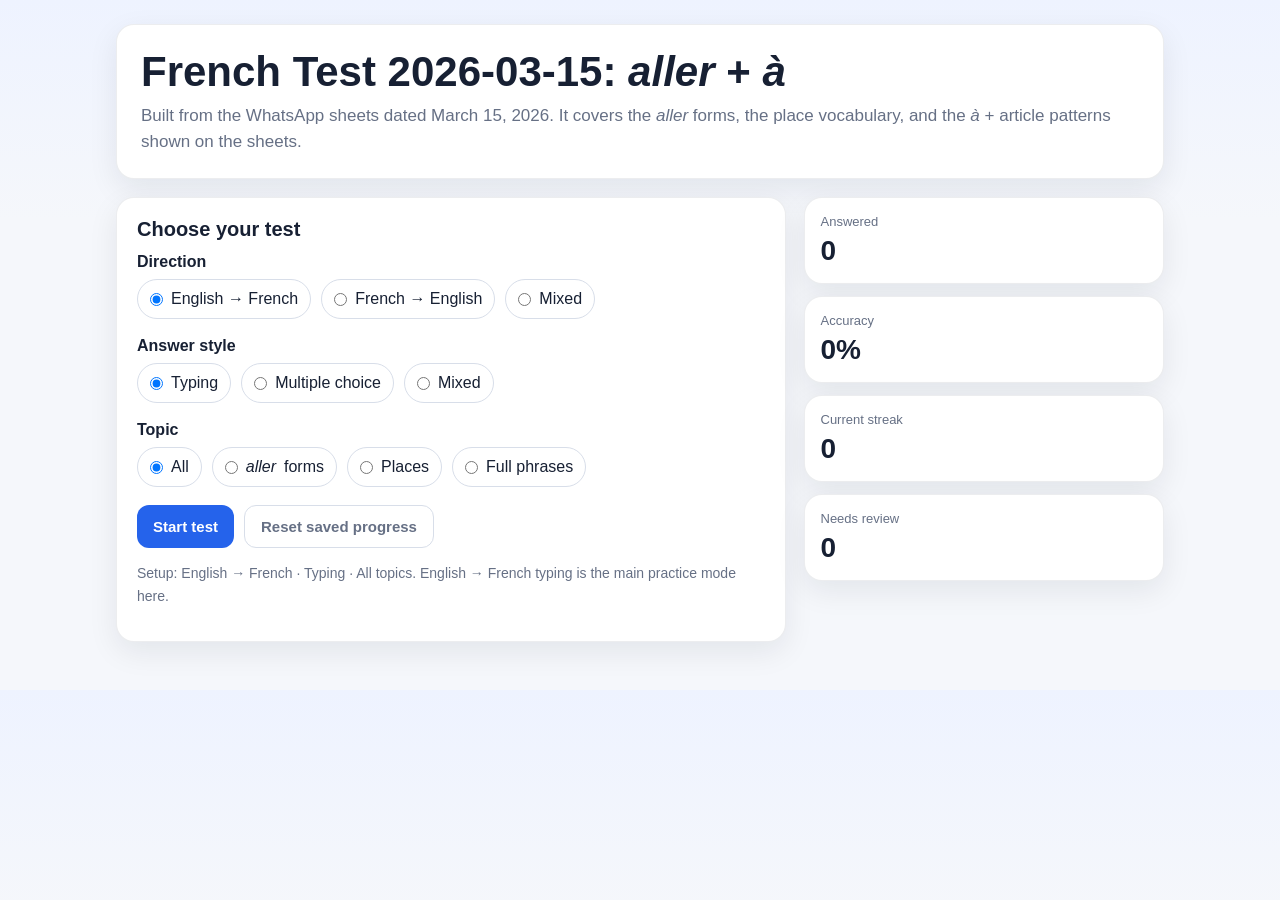
<file: french_aller_a_quiz.html>
<!DOCTYPE html>
<html lang="en">
<head>
  <meta charset="UTF-8" />
  <meta name="viewport" content="width=device-width, initial-scale=1.0" />
  <title>French Test 2026-03-15</title>
  <style>
    :root {
      --bg: #f5f7fb;
      --card: #ffffff;
      --text: #172033;
      --muted: #667085;
      --line: #d8dee9;
      --accent: #2563eb;
      --accent-soft: #dbeafe;
      --good: #15803d;
      --good-soft: #dcfce7;
      --bad: #b42318;
      --bad-soft: #fee4e2;
      --shadow: 0 10px 30px rgba(16, 24, 40, 0.08);
      --radius: 18px;
    }
    * { box-sizing: border-box; }
    body {
      margin: 0;
      font-family: Arial, Helvetica, sans-serif;
      background: linear-gradient(180deg, #eef3ff 0%, var(--bg) 220px);
      color: var(--text);
    }
    .page {
      max-width: 1080px;
      margin: 0 auto;
      padding: 24px 16px 48px;
    }
    .hero, .panel, .quiz-card, .stats-card {
      background: var(--card);
      border: 1px solid rgba(23, 32, 51, 0.08);
      border-radius: var(--radius);
      box-shadow: var(--shadow);
    }
    .hero { padding: 24px; margin-bottom: 18px; }
    h1 { margin: 0 0 8px; font-size: clamp(28px, 5vw, 42px); line-height: 1.1; }
    .subtitle { margin: 0; color: var(--muted); font-size: 17px; line-height: 1.5; }
    .grid {
      display: grid;
      grid-template-columns: 1.3fr 0.7fr;
      gap: 18px;
      align-items: start;
    }
    .panel { padding: 20px; }
    .section-title { margin: 0 0 12px; font-size: 20px; }
    .control-group { margin-bottom: 18px; }
    .control-group label.group-label { display: block; font-weight: 700; margin-bottom: 8px; }
    .chips { display: flex; flex-wrap: wrap; gap: 10px; }
    .chips label {
      display: inline-flex;
      align-items: center;
      gap: 8px;
      padding: 10px 12px;
      border-radius: 999px;
      border: 1px solid var(--line);
      background: #fff;
      cursor: pointer;
      user-select: none;
    }
    .chips input { margin: 0; }
    .button-row { display: flex; flex-wrap: wrap; gap: 10px; margin-top: 16px; }
    button {
      border: none;
      border-radius: 12px;
      padding: 12px 16px;
      font-size: 15px;
      font-weight: 700;
      cursor: pointer;
    }
    .primary { background: var(--accent); color: white; }
    .secondary { background: #eef2f7; color: var(--text); }
    .ghost { background: transparent; color: var(--muted); border: 1px solid var(--line); }
    .stats-stack { display: grid; gap: 12px; }
    .stats-card { padding: 16px; }
    .stats-label { font-size: 13px; color: var(--muted); margin-bottom: 6px; }
    .stats-value { font-size: 28px; font-weight: 800; }
    .footer-note, .small-note { color: var(--muted); font-size: 14px; line-height: 1.6; }
    .hidden { display: none !important; }
    .quiz-card { margin-top: 18px; padding: 22px; }
    .quiz-topline {
      display: flex;
      justify-content: space-between;
      gap: 12px;
      align-items: center;
      flex-wrap: wrap;
      margin-bottom: 16px;
    }
    .badge {
      display: inline-flex;
      align-items: center;
      gap: 8px;
      border-radius: 999px;
      padding: 8px 12px;
      font-size: 13px;
      font-weight: 700;
      background: var(--accent-soft);
      color: var(--accent);
    }
    .prompt-label {
      font-size: 14px;
      text-transform: uppercase;
      letter-spacing: 0.06em;
      color: var(--muted);
      margin-bottom: 8px;
      font-weight: 700;
    }
    .prompt-text {
      font-size: clamp(28px, 5vw, 42px);
      font-weight: 800;
      line-height: 1.15;
      margin-bottom: 18px;
    }
    .typing-wrap { display: grid; gap: 12px; }
    input[type="text"] {
      width: 100%;
      padding: 16px 18px;
      font-size: 22px;
      border-radius: 14px;
      border: 2px solid #d0d7e2;
      outline: none;
    }
    input[type="text"]:focus {
      border-color: var(--accent);
      box-shadow: 0 0 0 4px rgba(37, 99, 235, 0.12);
    }
    .choices { display: grid; gap: 10px; }
    .choice-btn {
      text-align: left;
      width: 100%;
      padding: 14px 16px;
      border-radius: 14px;
      border: 1px solid var(--line);
      background: white;
      color: var(--text);
      font-weight: 700;
    }
    .choice-btn:hover { background: #f8fafc; }
    .feedback {
      margin-top: 16px;
      border-radius: 16px;
      padding: 14px 16px;
      line-height: 1.55;
      font-size: 16px;
      border: 1px solid transparent;
    }
    .feedback.good {
      background: var(--good-soft);
      color: var(--good);
      border-color: #86efac;
    }
    .feedback.bad {
      background: var(--bad-soft);
      color: var(--bad);
      border-color: #fda29b;
    }
    .feedback .answer-line { font-weight: 800; margin-top: 6px; }
    .lists {
      display: grid;
      grid-template-columns: 1fr 1fr;
      gap: 18px;
      margin-top: 18px;
    }
    ul { margin: 8px 0 0; padding-left: 18px; }
    li { margin-bottom: 6px; }
    @media (max-width: 900px) {
      .grid, .lists { grid-template-columns: 1fr; }
      .page { padding: 16px 12px 36px; }
      .hero, .panel, .quiz-card { padding: 18px; }
    }
  </style>
</head>
<body>
  <div class="page">
    <section class="hero">
      <h1>French Test 2026-03-15: <em>aller</em> + <em>à</em></h1>
      <p class="subtitle">Built from the WhatsApp sheets dated March 15, 2026. It covers the <em>aller</em> forms, the place vocabulary, and the <em>à</em> + article patterns shown on the sheets.</p>
    </section>

    <section class="grid">
      <div class="panel">
        <h2 class="section-title">Choose your test</h2>

        <div class="control-group">
          <label class="group-label">Direction</label>
          <div class="chips">
            <label><input type="radio" name="direction" value="eng-fr" checked> English → French</label>
            <label><input type="radio" name="direction" value="fr-eng"> French → English</label>
            <label><input type="radio" name="direction" value="mixed"> Mixed</label>
          </div>
        </div>

        <div class="control-group">
          <label class="group-label">Answer style</label>
          <div class="chips">
            <label><input type="radio" name="mode" value="typing" checked> Typing</label>
            <label><input type="radio" name="mode" value="multiple-choice"> Multiple choice</label>
            <label><input type="radio" name="mode" value="mixed"> Mixed</label>
          </div>
        </div>

        <div class="control-group">
          <label class="group-label">Topic</label>
          <div class="chips">
            <label><input type="radio" name="topic" value="all" checked> All</label>
            <label><input type="radio" name="topic" value="conjugation"> <em>aller</em> forms</label>
            <label><input type="radio" name="topic" value="places"> Places</label>
            <label><input type="radio" name="topic" value="phrases"> Full phrases</label>
          </div>
        </div>

        <div class="button-row">
          <button id="startBtn" class="primary">Start test</button>
          <button id="resetBtn" class="ghost">Reset saved progress</button>
        </div>

        <p id="startSummary" class="footer-note">Default setup: English → French typing.</p>
      </div>

      <div class="stats-stack">
        <div class="stats-card">
          <div class="stats-label">Answered</div>
          <div id="answeredStat" class="stats-value">0</div>
        </div>
        <div class="stats-card">
          <div class="stats-label">Accuracy</div>
          <div id="accuracyStat" class="stats-value">0%</div>
        </div>
        <div class="stats-card">
          <div class="stats-label">Current streak</div>
          <div id="streakStat" class="stats-value">0</div>
        </div>
        <div class="stats-card">
          <div class="stats-label">Needs review</div>
          <div id="reviewStat" class="stats-value">0</div>
        </div>
      </div>
    </section>

    <section id="quizCard" class="quiz-card hidden">
      <div class="quiz-topline">
        <div id="setupBadge" class="badge">English → French · Typing</div>
        <div id="topicBadge" class="badge">All topics</div>
      </div>

      <div class="prompt-label">Translate this</div>
      <div id="promptText" class="prompt-text">Loading…</div>

      <div id="typingArea" class="typing-wrap">
        <input id="answerInput" type="text" placeholder="Type the answer here" autocomplete="off" autocapitalize="none" spellcheck="false" />
        <div class="button-row">
          <button id="checkBtn" class="primary">Check answer</button>
          <button id="giveUpBtn" class="secondary">I give up</button>
        </div>
      </div>

      <div id="choiceArea" class="choices hidden"></div>
      <div id="feedbackBox" class="feedback hidden"></div>

      <div class="button-row hidden" id="afterAnswerRow">
        <button id="nextBtn" class="primary">Next question</button>
        <button id="skipBtn" class="secondary">Skip</button>
      </div>

      <div class="lists">
        <div class="panel">
          <h3 class="section-title">Hardest items</h3>
          <ul id="hardList"></ul>
        </div>
        <div class="panel">
          <h3 class="section-title">Recent misses</h3>
          <ul id="missList"></ul>
        </div>
      </div>

      <p class="footer-note">Straight and curly apostrophes are both accepted. For French typing, accents are ignored, and spacing around apostrophes is treated leniently, so answers like <em>a l ecole</em> and <em>à l'école</em> both work.</p>
    </section>
  </div>

  <script>
    const STORAGE_KEY = "french-aller-a-quiz-v1";
    const CHOICE_COUNT = 4;
    const RETRY_DELAY_MIN = 2;
    const RETRY_DELAY_MAX = 3;
    const RECENT_CARD_WINDOW = 4;
    const RECENT_KEY_WINDOW = 8;
    const MAX_MISTAKES = 8;

    const CARDS = [
      phraseCard("conjugation", ["I go / I am going", "I go", "I am going"], ["je vais"]),
      phraseCard("conjugation", ["you go / you are going", "you go", "you are going", "you go informal", "you are going informal"], ["tu vas"]),
      phraseCard("conjugation", ["he goes / he is going", "he goes", "he is going", "she goes", "she is going", "one goes", "one is going"], ["il va", "elle va", "on va"]),
      phraseCard("conjugation", ["we go / we are going", "we go", "we are going"], ["nous allons"]),
      phraseCard("conjugation", ["you go / you are going", "you go", "you are going", "you go plural", "you are going plural", "you go formal", "you are going formal"], ["vous allez"]),
      phraseCard("conjugation", ["they go / they are going", "they go", "they are going"], ["ils vont", "elles vont"]),

      vocabCard("places", "a station", "une gare"),
      vocabCard("places", "a train station", "une gare"),
      vocabCard("places", "a bank", "une banque"),
      vocabCard("places", "the shops", "les magasins"),
      vocabCard("places", "a town hall", "un hôtel de ville"),
      vocabCard("places", "the park", "le parc"),
      vocabCard("places", "the swimming pool", "la piscine"),
      vocabCard("places", "the hospital", "l'hôpital", ["l’hôpital"]),
      vocabCard("places", "school", "l'école", ["l’école"]),
      vocabCard("places", "the museum", "le musée"),
      vocabCard("places", "the zoo", "le zoo"),
      vocabCard("places", "the Eiffel Tower", "la tour Eiffel"),

      phraseCard("phrases", ["to the park"], ["au parc"]),
      phraseCard("phrases", ["to the swimming pool"], ["à la piscine"]),
      phraseCard("phrases", ["to the hospital"], ["à l'hôpital", "à l’hôpital"]),
      phraseCard("phrases", ["to the shops"], ["aux magasins"]),
      phraseCard("phrases", ["to school"], ["à l'école", "à l’école"]),
      phraseCard("phrases", ["to the station"], ["à la gare"]),
      phraseCard("phrases", ["to the bank"], ["à la banque"]),
      phraseCard("phrases", ["to the town hall"], ["à l'hôtel de ville", "à l’hôtel de ville"]),
      phraseCard("phrases", ["to the museum"], ["au musée"]),
      phraseCard("phrases", ["to the zoo"], ["au zoo"]),
      phraseCard("phrases", ["to the Eiffel Tower"], ["à la tour Eiffel"]),

      phraseCard("phrases", ["I go to school", "I am going to school"], ["je vais à l'école", "je vais à l’école"]),
      phraseCard("phrases", ["we go to the park", "we are going to the park"], ["nous allons au parc"]),
      phraseCard("phrases", ["they go to the swimming pool", "they are going to the swimming pool"], ["ils vont à la piscine", "elles vont à la piscine"]),
      phraseCard("phrases", ["I go to the hospital", "I am going to the hospital"], ["je vais à l'hôpital", "je vais à l’hôpital"]),
      phraseCard("phrases", ["we go to the shops", "we are going to the shops"], ["nous allons aux magasins"]),
      phraseCard("phrases", ["I go to the museum", "I am going to the museum"], ["je vais au musée"]),
      phraseCard("phrases", ["Lucie and I go to the swimming pool", "Lucie and I are going to the swimming pool"], ["Lucie et moi allons à la piscine"]),
      phraseCard("phrases", ["Hélène goes to the zoo", "Hélène is going to the zoo"], ["Hélène va au zoo", "Helene va au zoo"]),
      phraseCard("phrases", ["the tourists go to the Eiffel Tower", "the tourists are going to the Eiffel Tower"], ["les touristes vont à la tour Eiffel"]),

      ruleCard("phrases", ["à + le"], ["au"]),
      ruleCard("phrases", ["à + la"], ["à la"]),
      ruleCard("phrases", ["à + l'", "à + l’"], ["à l'", "à l’"]),
      ruleCard("phrases", ["à + les"], ["aux"])
    ];

    const defaultState = {
      settings: { direction: "eng-fr", mode: "typing", topic: "all" },
      stats: {},
      retryQueue: [],
      recentCards: [],
      recentKeys: [],
      recentMistakes: [],
      session: { currentStreak: 0 }
    };

    const state = loadState();
    let currentQuestion = null;
    const els = {};

    document.addEventListener("DOMContentLoaded", () => {
      cacheEls();
      bindControls();
      syncControls();
      refreshStats();
      renderStartSummary();
      renderLists();
    });

    function vocabCard(topic, english, french, extraFrench = []) {
      return makeCard(topic, [english], [french, ...extraFrench], french, english);
    }
    function phraseCard(topic, englishList, frenchList) {
      return makeCard(topic, englishList, frenchList, frenchList[0], englishList[0]);
    }
    function ruleCard(topic, englishList, frenchList) {
      return makeCard(topic, englishList, frenchList, frenchList[0], englishList[0], { type: "rule" });
    }
    function makeCard(topic, englishList, frenchList, frenchDisplay, englishDisplay, overrides = {}) {
      return {
        id: `${topic}-${slug(frenchDisplay)}-${slug(englishDisplay)}`,
        topic,
        type: overrides.type || "standard",
        englishAnswers: unique(englishList),
        frenchAnswers: unique(frenchList),
        englishDisplay,
        frenchDisplay
      };
    }

    function cacheEls() {
      els.startBtn = document.getElementById("startBtn");
      els.resetBtn = document.getElementById("resetBtn");
      els.startSummary = document.getElementById("startSummary");
      els.quizCard = document.getElementById("quizCard");
      els.setupBadge = document.getElementById("setupBadge");
      els.topicBadge = document.getElementById("topicBadge");
      els.promptText = document.getElementById("promptText");
      els.answerInput = document.getElementById("answerInput");
      els.checkBtn = document.getElementById("checkBtn");
      els.giveUpBtn = document.getElementById("giveUpBtn");
      els.choiceArea = document.getElementById("choiceArea");
      els.typingArea = document.getElementById("typingArea");
      els.feedbackBox = document.getElementById("feedbackBox");
      els.afterAnswerRow = document.getElementById("afterAnswerRow");
      els.nextBtn = document.getElementById("nextBtn");
      els.skipBtn = document.getElementById("skipBtn");
      els.answeredStat = document.getElementById("answeredStat");
      els.accuracyStat = document.getElementById("accuracyStat");
      els.streakStat = document.getElementById("streakStat");
      els.reviewStat = document.getElementById("reviewStat");
      els.hardList = document.getElementById("hardList");
      els.missList = document.getElementById("missList");
    }

    function bindControls() {
      document.querySelectorAll('input[name="direction"]').forEach((input) => {
        input.addEventListener("change", () => {
          state.settings.direction = input.value;
          saveState();
          renderStartSummary();
        });
      });
      document.querySelectorAll('input[name="mode"]').forEach((input) => {
        input.addEventListener("change", () => {
          state.settings.mode = input.value;
          saveState();
          renderStartSummary();
        });
      });
      document.querySelectorAll('input[name="topic"]').forEach((input) => {
        input.addEventListener("change", () => {
          state.settings.topic = input.value;
          saveState();
          renderStartSummary();
        });
      });
      els.startBtn.addEventListener("click", startQuiz);
      els.resetBtn.addEventListener("click", resetAllProgress);
      els.checkBtn.addEventListener("click", () => submitTyped(els.answerInput.value));
      els.answerInput.addEventListener("keydown", (event) => {
        if (event.key === "Enter") {
          event.preventDefault();
          if (currentQuestion && !currentQuestion.answered) submitTyped(els.answerInput.value);
          else nextQuestion();
        }
      });
      els.giveUpBtn.addEventListener("click", revealAnswer);
      els.nextBtn.addEventListener("click", nextQuestion);
      els.skipBtn.addEventListener("click", nextQuestion);
      document.addEventListener("keydown", (event) => {
        if (!currentQuestion || currentQuestion.answered || currentQuestion.answerMode !== "multiple-choice") return;
        const i = Number(event.key) - 1;
        if (Number.isInteger(i) && i >= 0 && i < currentQuestion.choices.length) {
          submitChoice(currentQuestion.choices[i].value);
        }
      });
    }

    function syncControls() {
      document.querySelector(`input[name="direction"][value="${state.settings.direction}"]`).checked = true;
      document.querySelector(`input[name="mode"][value="${state.settings.mode}"]`).checked = true;
      document.querySelector(`input[name="topic"][value="${state.settings.topic}"]`).checked = true;
    }

    function renderStartSummary() {
      els.startSummary.textContent = `Setup: ${labelDirection(state.settings.direction)} · ${labelMode(state.settings.mode)} · ${labelTopic(state.settings.topic)}. English → French typing is the main practice mode here.`;
    }

    function startQuiz() {
      els.quizCard.classList.remove("hidden");
      nextQuestion();
    }

    function nextQuestion() {
      const card = pickCard();
      if (!card) return;
      const direction = decideDirection();
      const answerMode = decideAnswerMode();
      currentQuestion = {
        card,
        direction,
        answerMode,
        prompt: direction === "eng-fr" ? card.englishDisplay : card.frenchDisplay,
        acceptedAnswers: direction === "eng-fr" ? card.frenchAnswers : card.englishAnswers,
        reveal: direction === "eng-fr" ? card.frenchDisplay : card.englishDisplay,
        answered: false,
        choices: answerMode === "multiple-choice" ? buildChoices(card, direction) : []
      };
      pushLimited(state.recentCards, card.id, RECENT_CARD_WINDOW);
      saveState();
      renderQuestion();
    }

    function renderQuestion() {
      els.setupBadge.textContent = `${labelDirection(currentQuestion.direction)} · ${labelMode(currentQuestion.answerMode)}`;
      els.topicBadge.textContent = labelTopic(currentQuestion.card.topic);
      els.promptText.textContent = currentQuestion.prompt;
      els.feedbackBox.className = "feedback hidden";
      els.feedbackBox.innerHTML = "";
      els.afterAnswerRow.classList.add("hidden");
      if (currentQuestion.answerMode === "typing") {
        els.typingArea.classList.remove("hidden");
        els.choiceArea.classList.add("hidden");
        els.answerInput.value = "";
        els.answerInput.disabled = false;
        els.checkBtn.disabled = false;
        els.giveUpBtn.disabled = false;
        requestAnimationFrame(() => els.answerInput.focus());
      } else {
        els.typingArea.classList.add("hidden");
        els.choiceArea.classList.remove("hidden");
        renderChoices();
      }
    }

    function renderChoices() {
      els.choiceArea.innerHTML = "";
      currentQuestion.choices.forEach((choice, index) => {
        const btn = document.createElement("button");
        btn.className = "choice-btn";
        btn.textContent = `${index + 1}. ${choice.label}`;
        btn.addEventListener("click", () => submitChoice(choice.value));
        els.choiceArea.appendChild(btn);
      });
      const giveUp = document.createElement("button");
      giveUp.className = "secondary";
      giveUp.textContent = "I give up";
      giveUp.addEventListener("click", revealAnswer);
      els.choiceArea.appendChild(giveUp);
    }

    function submitTyped(rawAnswer) {
      if (!currentQuestion || currentQuestion.answered) return;
      const answer = rawAnswer.trim();
      if (!answer) return;
      finishQuestion(isAccepted(answer, currentQuestion.acceptedAnswers, currentQuestion.direction), answer, false);
    }
    function submitChoice(value) {
      if (!currentQuestion || currentQuestion.answered) return;
      finishQuestion(isAccepted(value, currentQuestion.acceptedAnswers, currentQuestion.direction), value, false);
    }
    function revealAnswer() {
      if (!currentQuestion || currentQuestion.answered) return;
      finishQuestion(false, "", true);
    }

    function finishQuestion(correct, rawAnswer, gaveUp) {
      currentQuestion.answered = true;
      const entry = ensureStats(currentQuestion.card.id);
      entry.seen += 1;
      if (correct) {
        entry.correct += 1;
        entry.mistakes = Math.max(0, (entry.mistakes || 0) - 1);
        state.session.currentStreak += 1;
      } else {
        entry.mistakes = Math.min(MAX_MISTAKES, (entry.mistakes || 0) + 1);
        state.session.currentStreak = 0;
        pushRecentMistake(currentQuestion.card, currentQuestion.prompt);
        queueRetry(currentQuestion.card.id);
      }
      saveState();
      refreshStats();
      renderLists();
      showFeedback(correct, rawAnswer, gaveUp);
      els.afterAnswerRow.classList.remove("hidden");
      if (currentQuestion.answerMode === "typing") {
        els.answerInput.disabled = true;
        els.checkBtn.disabled = true;
        els.giveUpBtn.disabled = true;
      }
    }

    function showFeedback(correct, rawAnswer, gaveUp) {
      els.feedbackBox.classList.remove("hidden");
      els.feedbackBox.classList.add(correct ? "good" : "bad");
      const userLine = rawAnswer ? `<div>Your answer: <strong>${escapeHtml(rawAnswer)}</strong></div>` : "";
      const status = correct ? "Correct" : (gaveUp ? "Answer revealed" : "Not quite");
      els.feedbackBox.innerHTML = `
        <div><strong>${status}</strong></div>
        ${userLine}
        <div class="answer-line">Correct answer: ${escapeHtml(currentQuestion.reveal)}</div>
      `;
    }

    function refreshStats() {
      const all = Object.values(state.stats);
      const answered = sum(all, (x) => x.seen || 0);
      const correct = sum(all, (x) => x.correct || 0);
      const accuracy = answered ? Math.round((correct / answered) * 100) : 0;
      const review = all.filter((x) => (x.mistakes || 0) > 0).length;
      els.answeredStat.textContent = answered;
      els.accuracyStat.textContent = `${accuracy}%`;
      els.streakStat.textContent = state.session.currentStreak || 0;
      els.reviewStat.textContent = review;
    }

    function renderLists() {
      const hardItems = [...CARDS]
        .map((card) => ({ card, stats: state.stats[card.id] || { mistakes: 0, seen: 0 } }))
        .filter((entry) => (entry.stats.mistakes || 0) > 0)
        .sort((a, b) => (b.stats.mistakes || 0) - (a.stats.mistakes || 0))
        .slice(0, 6);
      const misses = state.recentMistakes.slice(-6).reverse();
      els.hardList.innerHTML = hardItems.length
        ? hardItems.map(({ card, stats }) => `<li>${escapeHtml(card.englishDisplay)} → ${escapeHtml(card.frenchDisplay)} (${stats.mistakes})</li>`).join("")
        : "<li>No hard items yet.</li>";
      els.missList.innerHTML = misses.length
        ? misses.map((item) => `<li>${escapeHtml(item.prompt)} → ${escapeHtml(item.answer)}</li>`).join("")
        : "<li>No recent misses.</li>";
    }

    function pickCard() {
      const pool = filteredCards();
      if (!pool.length) return CARDS[0];
      while (state.retryQueue.length) {
        const retryId = state.retryQueue.shift();
        const retryCard = pool.find((card) => card.id === retryId) || CARDS.find((card) => card.id === retryId);
        if (retryCard) return retryCard;
      }
      const weighted = [];
      pool.forEach((card) => {
        if (state.recentCards.includes(card.id)) return;
        if (state.recentKeys.includes(card.id)) return;
        const stats = state.stats[card.id] || { mistakes: 0, seen: 0 };
        const weight = 1 + (stats.mistakes || 0) * 3 + ((stats.seen || 0) === 0 ? 2 : 0);
        for (let i = 0; i < weight; i += 1) weighted.push(card);
      });
      const fallback = weighted.length ? weighted : pool;
      const card = fallback[Math.floor(Math.random() * fallback.length)];
      pushLimited(state.recentKeys, card.id, RECENT_KEY_WINDOW);
      return card;
    }

    function filteredCards() {
      return state.settings.topic === "all" ? CARDS : CARDS.filter((card) => card.topic === state.settings.topic);
    }
    function decideDirection() {
      if (state.settings.direction !== "mixed") return state.settings.direction;
      return Math.random() < 0.75 ? "eng-fr" : "fr-eng";
    }
    function decideAnswerMode() {
      if (state.settings.mode !== "mixed") return state.settings.mode;
      return Math.random() < 0.75 ? "typing" : "multiple-choice";
    }

    function buildChoices(card, direction) {
      const correctLabel = direction === "eng-fr" ? card.frenchDisplay : card.englishDisplay;
      const correctValue = direction === "eng-fr" ? card.frenchAnswers[0] : card.englishAnswers[0];
      const otherPool = filteredCards()
        .filter((item) => item.id !== card.id)
        .map((item) => direction === "eng-fr"
          ? { label: item.frenchDisplay, value: item.frenchAnswers[0] }
          : { label: item.englishDisplay, value: item.englishAnswers[0] }
        );
      shuffle(otherPool);
      const selected = [{ label: correctLabel, value: correctValue }];
      for (const item of otherPool) {
        if (selected.length >= CHOICE_COUNT) break;
        if (!selected.some((x) => normalizeLoose(x.label) === normalizeLoose(item.label))) selected.push(item);
      }
      return shuffle(selected);
    }

    function isAccepted(answer, acceptedList, direction) {
      if (direction !== "eng-fr") {
        const normalizedAnswer = normalizeEnglish(answer);
        return acceptedList.some((item) => normalizedAnswer === normalizeEnglish(item));
      }

      const normalizedAnswer = normalizeFrench(answer);
      const compactAnswer = compactFrench(normalizedAnswer);
      return acceptedList.some((item) => {
        const normalizedItem = normalizeFrench(item);
        return normalizedAnswer === normalizedItem || compactAnswer === compactFrench(normalizedItem);
      });
    }
    function normalizeFrench(value) {
      return value.toLowerCase()
        .replace(/[’]/g, "'")
        .normalize("NFD")
        .replace(/[\u0300-\u036f]/g, "")
        .replace(/[^a-z' ]+/g, " ")
        .replace(/\s+/g, " ")
        .trim();
    }
    function compactFrench(value) {
      return value.replace(/[' ]+/g, "");
    }
    function normalizeEnglish(value) {
      return value.toLowerCase()
        .replace(/[’]/g, "'")
        .replace(/[^a-z' ]+/g, " ")
        .replace(/\s+/g, " ")
        .trim();
    }

    function pushRecentMistake(card, prompt) {
      state.recentMistakes.push({ prompt, answer: card.frenchDisplay });
      if (state.recentMistakes.length > 12) state.recentMistakes = state.recentMistakes.slice(-12);
    }
    function queueRetry(cardId) {
      const gap = RETRY_DELAY_MIN + Math.floor(Math.random() * (RETRY_DELAY_MAX - RETRY_DELAY_MIN + 1));
      for (let i = 0; i < gap; i += 1) state.retryQueue.push(null);
      state.retryQueue.push(cardId);
      state.retryQueue = state.retryQueue.filter((x) => x !== null);
    }
    function ensureStats(cardId) {
      if (!state.stats[cardId]) state.stats[cardId] = { seen: 0, correct: 0, mistakes: 0 };
      return state.stats[cardId];
    }
    function resetAllProgress() {
      if (!window.confirm("Reset all saved quiz progress for this page?")) return;
      localStorage.removeItem(STORAGE_KEY);
      window.location.reload();
    }

    function labelDirection(value) {
      if (value === "eng-fr") return "English → French";
      if (value === "fr-eng") return "French → English";
      return "Mixed";
    }
    function labelMode(value) {
      if (value === "multiple-choice") return "Multiple choice";
      if (value === "mixed") return "Mixed";
      return "Typing";
    }
    function labelTopic(value) {
      if (value === "conjugation") return "Aller forms";
      if (value === "places") return "Places";
      if (value === "phrases") return "Full phrases";
      return "All topics";
    }

    function loadState() {
      try {
        const raw = localStorage.getItem(STORAGE_KEY);
        if (!raw) return deepCopy(defaultState);
        const parsed = JSON.parse(raw);
        return {
          ...deepCopy(defaultState),
          ...parsed,
          settings: { ...deepCopy(defaultState).settings, ...(parsed.settings || {}) },
          session: { ...deepCopy(defaultState).session, ...(parsed.session || {}) },
          stats: parsed.stats || {},
          retryQueue: Array.isArray(parsed.retryQueue) ? parsed.retryQueue : [],
          recentCards: Array.isArray(parsed.recentCards) ? parsed.recentCards : [],
          recentKeys: Array.isArray(parsed.recentKeys) ? parsed.recentKeys : [],
          recentMistakes: Array.isArray(parsed.recentMistakes) ? parsed.recentMistakes : []
        };
      } catch (_error) {
        return deepCopy(defaultState);
      }
    }
    function saveState() {
      try { localStorage.setItem(STORAGE_KEY, JSON.stringify(state)); } catch (_error) {}
    }

    function deepCopy(value) { return JSON.parse(JSON.stringify(value)); }
    function sum(arr, fn) { return arr.reduce((total, item) => total + fn(item), 0); }
    function unique(arr) { return [...new Set(arr)]; }
    function slug(value) { return normalizeLoose(value).replace(/[^a-z0-9]+/g, "-").replace(/^-|-$/g, ""); }
    function normalizeLoose(value) {
      return value.toLowerCase().normalize("NFD").replace(/[\u0300-\u036f]/g, "").replace(/[’]/g, "'").trim();
    }
    function pushLimited(arr, value, limit) {
      arr.push(value);
      while (arr.length > limit) arr.shift();
    }
    function shuffle(arr) {
      const copy = [...arr];
      for (let i = copy.length - 1; i > 0; i -= 1) {
        const j = Math.floor(Math.random() * (i + 1));
        [copy[i], copy[j]] = [copy[j], copy[i]];
      }
      return copy;
    }
    function escapeHtml(value) {
      return value.replace(/&/g, "&amp;").replace(/</g, "&lt;").replace(/>/g, "&gt;").replace(/\"/g, "&quot;").replace(/'/g, "&#39;");
    }
  </script>
</body>
</html>
</file>
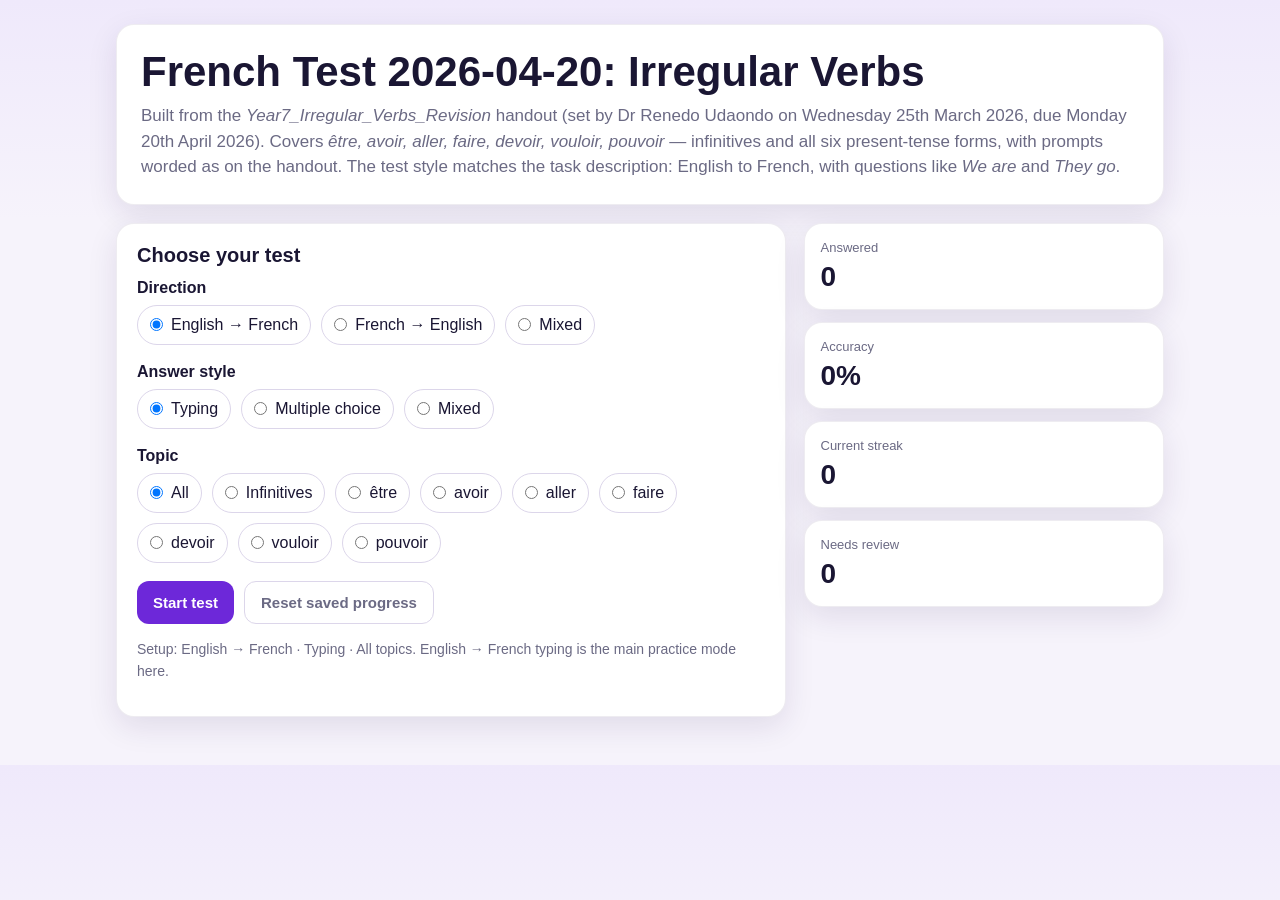
<file: french_irregular_verbs_quiz.html>
<!DOCTYPE html>
<html lang="en">
<head>
  <meta charset="UTF-8" />
  <meta name="viewport" content="width=device-width, initial-scale=1.0" />
  <title>French Test 2026-04-20: Irregular Verbs</title>
  <style>
    :root {
      --bg: #f6f3fb;
      --card: #ffffff;
      --text: #1a1633;
      --muted: #6b6a84;
      --line: #dcd6ea;
      --accent: #6d28d9;
      --accent-soft: #ede9fe;
      --good: #15803d;
      --good-soft: #dcfce7;
      --bad: #b42318;
      --bad-soft: #fee4e2;
      --shadow: 0 10px 30px rgba(40, 24, 80, 0.10);
      --radius: 18px;
    }
    * { box-sizing: border-box; }
    body {
      margin: 0;
      font-family: Arial, Helvetica, sans-serif;
      background: linear-gradient(180deg, #efe9fb 0%, var(--bg) 220px);
      color: var(--text);
    }
    .page {
      max-width: 1080px;
      margin: 0 auto;
      padding: 24px 16px 48px;
    }
    .hero, .panel, .quiz-card, .stats-card {
      background: var(--card);
      border: 1px solid rgba(40, 24, 80, 0.08);
      border-radius: var(--radius);
      box-shadow: var(--shadow);
    }
    .hero { padding: 24px; margin-bottom: 18px; }
    h1 { margin: 0 0 8px; font-size: clamp(28px, 5vw, 42px); line-height: 1.1; }
    .subtitle { margin: 0; color: var(--muted); font-size: 17px; line-height: 1.5; }
    .grid {
      display: grid;
      grid-template-columns: 1.3fr 0.7fr;
      gap: 18px;
      align-items: start;
    }
    .panel { padding: 20px; }
    .section-title { margin: 0 0 12px; font-size: 20px; }
    .control-group { margin-bottom: 18px; }
    .control-group label.group-label { display: block; font-weight: 700; margin-bottom: 8px; }
    .chips { display: flex; flex-wrap: wrap; gap: 10px; }
    .chips label {
      display: inline-flex;
      align-items: center;
      gap: 8px;
      padding: 10px 12px;
      border-radius: 999px;
      border: 1px solid var(--line);
      background: #fff;
      cursor: pointer;
      user-select: none;
    }
    .chips input { margin: 0; }
    .button-row { display: flex; flex-wrap: wrap; gap: 10px; margin-top: 16px; }
    button {
      border: none;
      border-radius: 12px;
      padding: 12px 16px;
      font-size: 15px;
      font-weight: 700;
      cursor: pointer;
    }
    .primary { background: var(--accent); color: white; }
    .secondary { background: #efeaf9; color: var(--text); }
    .ghost { background: transparent; color: var(--muted); border: 1px solid var(--line); }
    .stats-stack { display: grid; gap: 12px; }
    .stats-card { padding: 16px; }
    .stats-label { font-size: 13px; color: var(--muted); margin-bottom: 6px; }
    .stats-value { font-size: 28px; font-weight: 800; }
    .footer-note, .small-note { color: var(--muted); font-size: 14px; line-height: 1.6; }
    .hidden { display: none !important; }
    .quiz-card { margin-top: 18px; padding: 22px; }
    .quiz-topline {
      display: flex;
      justify-content: space-between;
      gap: 12px;
      align-items: center;
      flex-wrap: wrap;
      margin-bottom: 16px;
    }
    .badge {
      display: inline-flex;
      align-items: center;
      gap: 8px;
      border-radius: 999px;
      padding: 8px 12px;
      font-size: 13px;
      font-weight: 700;
      background: var(--accent-soft);
      color: var(--accent);
    }
    .prompt-label {
      font-size: 14px;
      text-transform: uppercase;
      letter-spacing: 0.06em;
      color: var(--muted);
      margin-bottom: 8px;
      font-weight: 700;
    }
    .prompt-text {
      font-size: clamp(28px, 5vw, 42px);
      font-weight: 800;
      line-height: 1.15;
      margin-bottom: 18px;
    }
    .typing-wrap { display: grid; gap: 12px; }
    input[type="text"] {
      width: 100%;
      padding: 16px 18px;
      font-size: 22px;
      border-radius: 14px;
      border: 2px solid #d4cce8;
      outline: none;
    }
    input[type="text"]:focus {
      border-color: var(--accent);
      box-shadow: 0 0 0 4px rgba(109, 40, 217, 0.14);
    }
    .choices { display: grid; gap: 10px; }
    .choice-btn {
      text-align: left;
      width: 100%;
      padding: 14px 16px;
      border-radius: 14px;
      border: 1px solid var(--line);
      background: white;
      color: var(--text);
      font-weight: 700;
    }
    .choice-btn:hover { background: #f8f5fd; }
    .feedback {
      margin-top: 16px;
      border-radius: 16px;
      padding: 14px 16px;
      line-height: 1.55;
      font-size: 16px;
      border: 1px solid transparent;
    }
    .feedback.good {
      background: var(--good-soft);
      color: var(--good);
      border-color: #86efac;
    }
    .feedback.bad {
      background: var(--bad-soft);
      color: var(--bad);
      border-color: #fda29b;
    }
    .feedback .answer-line { font-weight: 800; margin-top: 6px; }
    .lists {
      display: grid;
      grid-template-columns: 1fr 1fr;
      gap: 18px;
      margin-top: 18px;
    }
    ul { margin: 8px 0 0; padding-left: 18px; }
    li { margin-bottom: 6px; }
    @media (max-width: 900px) {
      .grid, .lists { grid-template-columns: 1fr; }
      .page { padding: 16px 12px 36px; }
      .hero, .panel, .quiz-card { padding: 18px; }
    }
  </style>
</head>
<body>
  <div class="page">
    <section class="hero">
      <h1>French Test 2026-04-20: Irregular Verbs</h1>
      <p class="subtitle">Built from the <em>Year7_Irregular_Verbs_Revision</em> handout (set by Dr Renedo Udaondo on Wednesday 25th March 2026, due Monday 20th April 2026). Covers <em>être, avoir, aller, faire, devoir, vouloir, pouvoir</em> — infinitives and all six present-tense forms, with prompts worded as on the handout. The test style matches the task description: English to French, with questions like <em>We are</em> and <em>They go</em>.</p>
    </section>

    <section class="grid">
      <div class="panel">
        <h2 class="section-title">Choose your test</h2>

        <div class="control-group">
          <label class="group-label">Direction</label>
          <div class="chips">
            <label><input type="radio" name="direction" value="eng-fr" checked> English → French</label>
            <label><input type="radio" name="direction" value="fr-eng"> French → English</label>
            <label><input type="radio" name="direction" value="mixed"> Mixed</label>
          </div>
        </div>

        <div class="control-group">
          <label class="group-label">Answer style</label>
          <div class="chips">
            <label><input type="radio" name="mode" value="typing" checked> Typing</label>
            <label><input type="radio" name="mode" value="multiple-choice"> Multiple choice</label>
            <label><input type="radio" name="mode" value="mixed"> Mixed</label>
          </div>
        </div>

        <div class="control-group">
          <label class="group-label">Topic</label>
          <div class="chips">
            <label><input type="radio" name="topic" value="all" checked> All</label>
            <label><input type="radio" name="topic" value="infinitives"> Infinitives</label>
            <label><input type="radio" name="topic" value="etre"> être</label>
            <label><input type="radio" name="topic" value="avoir"> avoir</label>
            <label><input type="radio" name="topic" value="aller"> aller</label>
            <label><input type="radio" name="topic" value="faire"> faire</label>
            <label><input type="radio" name="topic" value="devoir"> devoir</label>
            <label><input type="radio" name="topic" value="vouloir"> vouloir</label>
            <label><input type="radio" name="topic" value="pouvoir"> pouvoir</label>
          </div>
        </div>

        <div class="button-row">
          <button id="startBtn" class="primary">Start test</button>
          <button id="resetBtn" class="ghost">Reset saved progress</button>
        </div>

        <p id="startSummary" class="footer-note">Default setup: English → French typing.</p>
      </div>

      <div class="stats-stack">
        <div class="stats-card">
          <div class="stats-label">Answered</div>
          <div id="answeredStat" class="stats-value">0</div>
        </div>
        <div class="stats-card">
          <div class="stats-label">Accuracy</div>
          <div id="accuracyStat" class="stats-value">0%</div>
        </div>
        <div class="stats-card">
          <div class="stats-label">Current streak</div>
          <div id="streakStat" class="stats-value">0</div>
        </div>
        <div class="stats-card">
          <div class="stats-label">Needs review</div>
          <div id="reviewStat" class="stats-value">0</div>
        </div>
      </div>
    </section>

    <section id="quizCard" class="quiz-card hidden">
      <div class="quiz-topline">
        <div id="setupBadge" class="badge">English → French · Typing</div>
        <div id="topicBadge" class="badge">All topics</div>
      </div>

      <div class="prompt-label">Translate this</div>
      <div id="promptText" class="prompt-text">Loading…</div>

      <div id="typingArea" class="typing-wrap">
        <input id="answerInput" type="text" placeholder="Type the answer here" autocomplete="off" autocapitalize="none" spellcheck="false" />
        <div class="button-row">
          <button id="checkBtn" class="primary">Check answer</button>
          <button id="giveUpBtn" class="secondary">I give up</button>
        </div>
      </div>

      <div id="choiceArea" class="choices hidden"></div>
      <div id="feedbackBox" class="feedback hidden"></div>

      <div class="button-row hidden" id="afterAnswerRow">
        <button id="nextBtn" class="primary">Next question</button>
        <button id="skipBtn" class="secondary">Skip</button>
      </div>

      <div class="lists">
        <div class="panel">
          <h3 class="section-title">Hardest items</h3>
          <ul id="hardList"></ul>
        </div>
        <div class="panel">
          <h3 class="section-title">Recent misses</h3>
          <ul id="missList"></ul>
        </div>
      </div>

      <p class="footer-note">The quiz adapts: cards you miss come back within a few questions and stay in rotation longer, and <em>similar</em> cards (same pronoun or verb) get a short boost right after a miss. Straight and curly apostrophes are both accepted; French typing ignores accents and is lenient with spacing around apostrophes, so <em>j ai</em>, <em>j'ai</em>, and <em>j'ai</em> all work. <em>You</em> prompts are tagged <em>(tu)</em> or <em>(vous)</em> so the expected form is clear. A one-letter typo shows a "so close" hint but still counts as wrong, so you type the right answer on the retry.</p>
    </section>
  </div>

  <script>
    const STORAGE_KEY = "french-irregular-verbs-quiz-v1";
    const CHOICE_COUNT = 4;
    const MAX_BOX = 4;
    const BOX_WEIGHTS = [8, 4, 2.2, 1.2, 0.6];     // Leitner-style weight per mastery box
    const RETRY_GAP_BY_BOX = [2, 3, 4, 6, 8];       // ticks to wait before a missed card is due again
    const NEW_CARD_BOOST = 1.6;                     // first-time cards get boosted
    const RECENT_MISS_WINDOW = 8;                   // ticks over which a recent miss still boosts
    const RECENT_MISS_BOOST = 2.0;                  // peak multiplier right after a miss (linearly decays)
    const FOCUS_LIFETIME = 6;                       // ticks the pronoun/verb "alike" focus stays hot
    const FOCUS_PRONOUN_BOOST = 1.7;
    const FOCUS_VERB_BOOST = 1.35;
    const SAME_PRONOUN_DAMP = 0.25;                 // strong cooldown so consecutive questions aren't same pronoun
    const SAME_VERB_DAMP = 0.55;
    const RECENT_CARD_WINDOW = 5;                   // sliding window of cards to avoid re-showing
    const RECENT_MISTAKES_MAX = 12;
    const NEAR_MISS_MAX_EDITS = 1;                  // Levenshtein threshold for "so close" feedback
    const RETRY_COOLDOWN = 2;                       // min ticks between successive retry-queue pulls
    const REPEAT_MISS_PENALTY = 2;                  // extra ticks per prior mistake (grows the gap)

    const CARDS = [
      // Infinitives
      phraseCard("infinitives", ["to be"], ["être"]),
      phraseCard("infinitives", ["to have"], ["avoir"]),
      phraseCard("infinitives", ["to go"], ["aller"]),
      phraseCard("infinitives", ["to do / to make", "to do", "to make"], ["faire"]),
      phraseCard("infinitives", ["to have to / must", "to have to", "must"], ["devoir"]),
      phraseCard("infinitives", ["to want"], ["vouloir"]),
      phraseCard("infinitives", ["to be able to / can", "to be able to", "can", "to be able"], ["pouvoir"]),

      // être — to be
      phraseCard("etre", ["I am"], ["je suis"]),
      phraseCard("etre", ["you are (tu)", "you are", "you are informal", "you are singular"], ["tu es"]),
      phraseCard("etre", ["he/she is", "he is", "she is", "one is", "it is"], ["il est", "elle est", "on est"]),
      phraseCard("etre", ["we are"], ["nous sommes"]),
      phraseCard("etre", ["you are (vous)", "you are", "you are plural", "you are formal", "you all are"], ["vous êtes"]),
      phraseCard("etre", ["they are"], ["ils sont", "elles sont"]),

      // avoir — to have
      phraseCard("avoir", ["I have"], ["j'ai", "j’ai"]),
      phraseCard("avoir", ["you have (tu)", "you have", "you have informal", "you have singular"], ["tu as"]),
      phraseCard("avoir", ["he/she has", "he has", "she has", "one has", "it has"], ["il a", "elle a", "on a"]),
      phraseCard("avoir", ["we have"], ["nous avons"]),
      phraseCard("avoir", ["you have (vous)", "you have", "you have plural", "you have formal", "you all have"], ["vous avez"]),
      phraseCard("avoir", ["they have"], ["ils ont", "elles ont"]),

      // aller — to go
      phraseCard("aller", ["I go", "I am going"], ["je vais"]),
      phraseCard("aller", ["you go (tu)", "you go", "you are going", "you are going (tu)", "you go informal", "you are going informal"], ["tu vas"]),
      phraseCard("aller", ["he/she goes", "he goes", "she goes", "one goes", "he is going", "she is going", "one is going"], ["il va", "elle va", "on va"]),
      phraseCard("aller", ["we go", "we are going"], ["nous allons"]),
      phraseCard("aller", ["you go (vous)", "you go", "you are going", "you are going (vous)", "you go plural", "you are going plural", "you all go"], ["vous allez"]),
      phraseCard("aller", ["they go", "they are going"], ["ils vont", "elles vont"]),

      // faire — to do / to make
      phraseCard("faire", ["I do", "I make", "I do / I make"], ["je fais"]),
      phraseCard("faire", ["you do (tu)", "you do", "you make", "you make (tu)", "you do / you make", "you do / you make (tu)", "you do informal", "you make informal"], ["tu fais"]),
      phraseCard("faire", ["he/she does", "he does", "she does", "one does", "he makes", "she makes", "one makes", "he/she makes", "it does", "it makes"], ["il fait", "elle fait", "on fait"]),
      phraseCard("faire", ["we do", "we make", "we do / we make"], ["nous faisons"]),
      phraseCard("faire", ["you do (vous)", "you do", "you make", "you make (vous)", "you do / you make", "you do / you make (vous)", "you do plural", "you make plural", "you all do", "you all make"], ["vous faites"]),
      phraseCard("faire", ["they do", "they make", "they do / they make"], ["ils font", "elles font"]),

      // devoir — to have to / must
      phraseCard("devoir", ["I must", "I have to", "I must / I have to"], ["je dois"]),
      phraseCard("devoir", ["you must (tu)", "you must", "you have to", "you have to (tu)", "you must / you have to", "you must / you have to (tu)", "you must informal", "you have to informal"], ["tu dois"]),
      phraseCard("devoir", ["he/she must", "he must", "she must", "one must", "he has to", "she has to", "one has to", "he/she has to"], ["il doit", "elle doit", "on doit"]),
      phraseCard("devoir", ["we must", "we have to", "we must / we have to"], ["nous devons"]),
      phraseCard("devoir", ["you must (vous)", "you must", "you have to", "you have to (vous)", "you must / you have to", "you must / you have to (vous)", "you must plural", "you have to plural", "you all must"], ["vous devez"]),
      phraseCard("devoir", ["they must", "they have to", "they must / they have to"], ["ils doivent", "elles doivent"]),

      // vouloir — to want
      phraseCard("vouloir", ["I want"], ["je veux"]),
      phraseCard("vouloir", ["you want (tu)", "you want", "you want informal", "you want singular"], ["tu veux"]),
      phraseCard("vouloir", ["he/she wants", "he wants", "she wants", "one wants"], ["il veut", "elle veut", "on veut"]),
      phraseCard("vouloir", ["we want"], ["nous voulons"]),
      phraseCard("vouloir", ["you want (vous)", "you want", "you want plural", "you want formal", "you all want"], ["vous voulez"]),
      phraseCard("vouloir", ["they want"], ["ils veulent", "elles veulent"]),

      // pouvoir — to be able to / can
      phraseCard("pouvoir", ["I can", "I am able to", "I can / I am able to"], ["je peux"]),
      phraseCard("pouvoir", ["you can (tu)", "you can", "you are able to", "you are able to (tu)", "you can / you are able to", "you can / you are able to (tu)", "you can informal", "you are able to informal"], ["tu peux"]),
      phraseCard("pouvoir", ["he/she can", "he can", "she can", "one can", "he is able to", "she is able to", "one is able to", "he/she is able to"], ["il peut", "elle peut", "on peut"]),
      phraseCard("pouvoir", ["we can", "we are able to", "we can / we are able to"], ["nous pouvons"]),
      phraseCard("pouvoir", ["you can (vous)", "you can", "you are able to", "you are able to (vous)", "you can / you are able to", "you can / you are able to (vous)", "you can plural", "you all can"], ["vous pouvez"]),
      phraseCard("pouvoir", ["they can", "they are able to", "they can / they are able to"], ["ils peuvent", "elles peuvent"])
    ];

    CARDS.forEach((card) => {
      card.pronoun = inferPronoun(card.frenchDisplay);
      card.verb = inferVerb(card);
    });

    const defaultState = {
      settings: { direction: "eng-fr", mode: "typing", topic: "all" },
      stats: {},
      retryQueue: [],
      recentCards: [],
      recentMistakes: [],
      session: {
        tick: 0,
        currentStreak: 0,
        sessionAnswered: 0,
        sessionCorrect: 0,
        lastCardId: null,
        lastRetryTick: -9999,
        focusPronoun: null,
        focusVerb: null,
        focusUntilTick: 0
      }
    };

    const state = loadState();
    let currentQuestion = null;
    const els = {};

    document.addEventListener("DOMContentLoaded", () => {
      cacheEls();
      bindControls();
      syncControls();
      refreshStats();
      renderStartSummary();
      renderLists();
    });

    function vocabCard(topic, english, french, extraFrench = []) {
      return makeCard(topic, [english], [french, ...extraFrench], french, english);
    }
    function phraseCard(topic, englishList, frenchList) {
      return makeCard(topic, englishList, frenchList, frenchList[0], englishList[0]);
    }
    function ruleCard(topic, englishList, frenchList) {
      return makeCard(topic, englishList, frenchList, frenchList[0], englishList[0], { type: "rule" });
    }
    function makeCard(topic, englishList, frenchList, frenchDisplay, englishDisplay, overrides = {}) {
      return {
        id: `${topic}-${slug(frenchDisplay)}-${slug(englishDisplay)}`,
        topic,
        type: overrides.type || "standard",
        englishAnswers: unique(englishList),
        frenchAnswers: unique(frenchList),
        englishDisplay,
        frenchDisplay
      };
    }

    function cacheEls() {
      els.startBtn = document.getElementById("startBtn");
      els.resetBtn = document.getElementById("resetBtn");
      els.startSummary = document.getElementById("startSummary");
      els.quizCard = document.getElementById("quizCard");
      els.setupBadge = document.getElementById("setupBadge");
      els.topicBadge = document.getElementById("topicBadge");
      els.promptText = document.getElementById("promptText");
      els.answerInput = document.getElementById("answerInput");
      els.checkBtn = document.getElementById("checkBtn");
      els.giveUpBtn = document.getElementById("giveUpBtn");
      els.choiceArea = document.getElementById("choiceArea");
      els.typingArea = document.getElementById("typingArea");
      els.feedbackBox = document.getElementById("feedbackBox");
      els.afterAnswerRow = document.getElementById("afterAnswerRow");
      els.nextBtn = document.getElementById("nextBtn");
      els.skipBtn = document.getElementById("skipBtn");
      els.answeredStat = document.getElementById("answeredStat");
      els.accuracyStat = document.getElementById("accuracyStat");
      els.streakStat = document.getElementById("streakStat");
      els.reviewStat = document.getElementById("reviewStat");
      els.hardList = document.getElementById("hardList");
      els.missList = document.getElementById("missList");
    }

    function bindControls() {
      document.querySelectorAll('input[name="direction"]').forEach((input) => {
        input.addEventListener("change", () => {
          state.settings.direction = input.value;
          saveState();
          renderStartSummary();
        });
      });
      document.querySelectorAll('input[name="mode"]').forEach((input) => {
        input.addEventListener("change", () => {
          state.settings.mode = input.value;
          saveState();
          renderStartSummary();
        });
      });
      document.querySelectorAll('input[name="topic"]').forEach((input) => {
        input.addEventListener("change", () => {
          state.settings.topic = input.value;
          saveState();
          renderStartSummary();
        });
      });
      els.startBtn.addEventListener("click", startQuiz);
      els.resetBtn.addEventListener("click", resetAllProgress);
      els.checkBtn.addEventListener("click", () => submitTyped(els.answerInput.value));
      els.answerInput.addEventListener("keydown", (event) => {
        if (event.key === "Enter") {
          event.preventDefault();
          if (currentQuestion && !currentQuestion.answered) submitTyped(els.answerInput.value);
          else nextQuestion();
        }
      });
      els.giveUpBtn.addEventListener("click", revealAnswer);
      els.nextBtn.addEventListener("click", nextQuestion);
      els.skipBtn.addEventListener("click", nextQuestion);
      document.addEventListener("keydown", (event) => {
        if (!currentQuestion || currentQuestion.answered || currentQuestion.answerMode !== "multiple-choice") return;
        const i = Number(event.key) - 1;
        if (Number.isInteger(i) && i >= 0 && i < currentQuestion.choices.length) {
          submitChoice(currentQuestion.choices[i].value);
        }
      });
    }

    function syncControls() {
      document.querySelector(`input[name="direction"][value="${state.settings.direction}"]`).checked = true;
      document.querySelector(`input[name="mode"][value="${state.settings.mode}"]`).checked = true;
      const topicInput = document.querySelector(`input[name="topic"][value="${state.settings.topic}"]`);
      if (topicInput) topicInput.checked = true;
      else {
        state.settings.topic = "all";
        document.querySelector('input[name="topic"][value="all"]').checked = true;
      }
    }

    function renderStartSummary() {
      els.startSummary.textContent = `Setup: ${labelDirection(state.settings.direction)} · ${labelMode(state.settings.mode)} · ${labelTopic(state.settings.topic)}. English → French typing is the main practice mode here.`;
    }

    function startQuiz() {
      els.quizCard.classList.remove("hidden");
      nextQuestion();
    }

    function nextQuestion() {
      const card = pickCard();
      if (!card) return;
      const direction = decideDirection();
      const answerMode = decideAnswerMode();
      currentQuestion = {
        card,
        direction,
        answerMode,
        prompt: direction === "eng-fr" ? card.englishDisplay : card.frenchDisplay,
        acceptedAnswers: direction === "eng-fr" ? card.frenchAnswers : card.englishAnswers,
        reveal: direction === "eng-fr" ? card.frenchDisplay : card.englishDisplay,
        answered: false,
        choices: answerMode === "multiple-choice" ? buildChoices(card, direction) : []
      };
      pushLimited(state.recentCards, card.id, RECENT_CARD_WINDOW);
      saveState();
      renderQuestion();
    }

    function renderQuestion() {
      els.setupBadge.textContent = `${labelDirection(currentQuestion.direction)} · ${labelMode(currentQuestion.answerMode)}`;
      els.topicBadge.textContent = labelTopic(currentQuestion.card.topic);
      els.promptText.textContent = currentQuestion.prompt;
      els.feedbackBox.className = "feedback hidden";
      els.feedbackBox.innerHTML = "";
      els.afterAnswerRow.classList.add("hidden");
      if (currentQuestion.answerMode === "typing") {
        els.typingArea.classList.remove("hidden");
        els.choiceArea.classList.add("hidden");
        els.answerInput.value = "";
        els.answerInput.disabled = false;
        els.checkBtn.disabled = false;
        els.giveUpBtn.disabled = false;
        requestAnimationFrame(() => els.answerInput.focus());
      } else {
        els.typingArea.classList.add("hidden");
        els.choiceArea.classList.remove("hidden");
        renderChoices();
      }
    }

    function renderChoices() {
      els.choiceArea.innerHTML = "";
      currentQuestion.choices.forEach((choice, index) => {
        const btn = document.createElement("button");
        btn.className = "choice-btn";
        btn.textContent = `${index + 1}. ${choice.label}`;
        btn.addEventListener("click", () => submitChoice(choice.value));
        els.choiceArea.appendChild(btn);
      });
      const giveUp = document.createElement("button");
      giveUp.className = "secondary";
      giveUp.textContent = "I give up";
      giveUp.addEventListener("click", revealAnswer);
      els.choiceArea.appendChild(giveUp);
    }

    function submitTyped(rawAnswer) {
      if (!currentQuestion || currentQuestion.answered) return;
      const answer = rawAnswer.trim();
      if (!answer) return;
      finishQuestion(isAccepted(answer, currentQuestion.acceptedAnswers, currentQuestion.direction), answer, false);
    }
    function submitChoice(value) {
      if (!currentQuestion || currentQuestion.answered) return;
      finishQuestion(isAccepted(value, currentQuestion.acceptedAnswers, currentQuestion.direction), value, false);
    }
    function revealAnswer() {
      if (!currentQuestion || currentQuestion.answered) return;
      finishQuestion(false, "", true);
    }

    function finishQuestion(correct, rawAnswer, gaveUp) {
      currentQuestion.answered = true;
      state.session.tick += 1;
      const card = currentQuestion.card;
      const stats = ensureStats(card.id);
      stats.seen += 1;
      stats.lastSeenTick = state.session.tick;

      const nearMiss = !correct && !gaveUp && rawAnswer
        && currentQuestion.direction === "eng-fr"
        && isNearMiss(rawAnswer);

      if (correct) {
        stats.correct += 1;
        stats.correctStreak = (stats.correctStreak || 0) + 1;
        stats.mistakes = Math.max(0, (stats.mistakes || 0) - 1);
        if (stats.correctStreak >= 2 && (stats.box || 0) < MAX_BOX) {
          stats.box = (stats.box || 0) + 1;
          stats.correctStreak = 0;
        }
        state.session.currentStreak += 1;
        state.session.sessionCorrect += 1;
      } else {
        stats.correctStreak = 0;
        stats.mistakes = Math.min(RECENT_MISTAKES_MAX, (stats.mistakes || 0) + 1);
        const priorBox = stats.box || 0;
        stats.box = 0;
        stats.lastMissedTick = state.session.tick;
        state.session.currentStreak = 0;
        state.session.focusPronoun = card.pronoun;
        state.session.focusVerb = card.verb;
        state.session.focusUntilTick = state.session.tick + FOCUS_LIFETIME;
        pushRecentMistake(card, currentQuestion.prompt);
        queueRetry(card.id, priorBox, stats.mistakes);
      }

      state.session.sessionAnswered += 1;
      state.session.lastCardId = card.id;

      saveState();
      refreshStats();
      renderLists();
      showFeedback(correct, rawAnswer, gaveUp, nearMiss);
      els.afterAnswerRow.classList.remove("hidden");
      if (currentQuestion.answerMode === "typing") {
        els.answerInput.disabled = true;
        els.checkBtn.disabled = true;
        els.giveUpBtn.disabled = true;
      }
    }

    function showFeedback(correct, rawAnswer, gaveUp, nearMiss) {
      els.feedbackBox.classList.remove("hidden");
      els.feedbackBox.classList.add(correct ? "good" : "bad");
      const userLine = rawAnswer ? `<div>Your answer: <strong>${escapeHtml(rawAnswer)}</strong></div>` : "";
      let status;
      if (correct) status = "Correct";
      else if (gaveUp) status = "Answer revealed";
      else if (nearMiss) status = "So close — one small typo";
      else status = "Not quite";
      els.feedbackBox.innerHTML = `
        <div><strong>${status}</strong></div>
        ${userLine}
        <div class="answer-line">Correct answer: ${escapeHtml(currentQuestion.reveal)}</div>
      `;
    }

    function refreshStats() {
      const all = Object.values(state.stats);
      const answered = sum(all, (x) => x.seen || 0);
      const correct = sum(all, (x) => x.correct || 0);
      const accuracy = answered ? Math.round((correct / answered) * 100) : 0;
      // "Needs review" = cards that have been seen but not yet parked in box 2+.
      const review = all.filter((x) => (x.seen || 0) > 0 && (x.box || 0) < 2).length;
      els.answeredStat.textContent = answered;
      els.accuracyStat.textContent = `${accuracy}%`;
      els.streakStat.textContent = state.session.currentStreak || 0;
      els.reviewStat.textContent = review;
    }

    function renderLists() {
      const hardItems = [...CARDS]
        .map((card) => ({ card, stats: state.stats[card.id] || { mistakes: 0, seen: 0 } }))
        .filter((entry) => (entry.stats.mistakes || 0) > 0)
        .sort((a, b) => (b.stats.mistakes || 0) - (a.stats.mistakes || 0))
        .slice(0, 6);
      const misses = state.recentMistakes.slice(-6).reverse();
      els.hardList.innerHTML = hardItems.length
        ? hardItems.map(({ card, stats }) => `<li>${escapeHtml(card.englishDisplay)} → ${escapeHtml(card.frenchDisplay)} (${stats.mistakes})</li>`).join("")
        : "<li>No hard items yet.</li>";
      els.missList.innerHTML = misses.length
        ? misses.map((item) => `<li>${escapeHtml(item.prompt)} → ${escapeHtml(item.answer)}</li>`).join("")
        : "<li>No recent misses.</li>";
    }

    function pickCard() {
      const pool = filteredCards();
      if (!pool.length) return CARDS[0];

      // 1. Due retry first, but throttled so consecutive picks aren't all retries.
      const retryReady = state.session.tick - (state.session.lastRetryTick || -9999) >= RETRY_COOLDOWN;
      if (retryReady) {
        for (let i = 0; i < state.retryQueue.length; i += 1) {
          const entry = state.retryQueue[i];
          if (state.session.tick < entry.dueTick) continue;
          const retryCard = pool.find((c) => c.id === entry.cardId);
          if (retryCard && retryCard.id !== state.session.lastCardId) {
            state.retryQueue.splice(i, 1);
            state.session.lastRetryTick = state.session.tick;
            return retryCard;
          }
        }
      }

      // 2. Weighted sampling across the pool.
      const effectiveRecent = Math.max(1, Math.min(RECENT_CARD_WINDOW, pool.length - 2));
      const recentSet = new Set(state.recentCards.slice(-effectiveRecent));
      const lastCard = state.session.lastCardId
        ? CARDS.find((c) => c.id === state.session.lastCardId)
        : null;
      const focusActive = state.session.tick < (state.session.focusUntilTick || 0);

      const weighted = [];
      const backup = [];

      pool.forEach((card) => {
        // Hard rule: never the same card twice in a row.
        if (card.id === state.session.lastCardId) return;

        const stats = state.stats[card.id] || defaultCardStats();
        let weight = BOX_WEIGHTS[Math.min(stats.box || 0, MAX_BOX)];

        if (!stats.seen) weight *= NEW_CARD_BOOST;

        // Recent-miss recency boost (linearly decays over RECENT_MISS_WINDOW ticks).
        const missAge = state.session.tick - (stats.lastMissedTick || -9999);
        if (missAge >= 0 && missAge < RECENT_MISS_WINDOW) {
          const k = 1 - missAge / RECENT_MISS_WINDOW;
          weight *= 1 + (RECENT_MISS_BOOST - 1) * k;
        }

        // "Alike" focus: if you just missed a tu/être card, bump other tu/être cards.
        if (focusActive) {
          if (card.pronoun && state.session.focusPronoun === card.pronoun) weight *= FOCUS_PRONOUN_BOOST;
          if (card.verb && state.session.focusVerb === card.verb) weight *= FOCUS_VERB_BOOST;
        }

        // Soft cooldown on shared pronoun / verb with the previous card.
        if (lastCard) {
          if (card.pronoun && lastCard.pronoun === card.pronoun) weight *= SAME_PRONOUN_DAMP;
          if (card.verb && lastCard.verb === card.verb) weight *= SAME_VERB_DAMP;
        }

        // Cards recently shown go to backup pool with reduced weight, used only if primary is empty.
        if (recentSet.has(card.id)) {
          backup.push({ card, weight: weight * 0.1 });
          return;
        }
        weighted.push({ card, weight });
      });

      const primary = weighted.length ? weighted : backup;
      if (!primary.length) {
        return pool.find((c) => c.id !== state.session.lastCardId) || pool[0];
      }

      const total = primary.reduce((acc, w) => acc + w.weight, 0);
      let r = Math.random() * total;
      for (const w of primary) {
        r -= w.weight;
        if (r <= 0) return w.card;
      }
      return primary[primary.length - 1].card;
    }

    function filteredCards() {
      return state.settings.topic === "all" ? CARDS : CARDS.filter((card) => card.topic === state.settings.topic);
    }
    function decideDirection() {
      if (state.settings.direction !== "mixed") return state.settings.direction;
      return Math.random() < 0.75 ? "eng-fr" : "fr-eng";
    }
    function decideAnswerMode() {
      if (state.settings.mode !== "mixed") return state.settings.mode;
      return Math.random() < 0.75 ? "typing" : "multiple-choice";
    }

    function buildChoices(card, direction) {
      const correctLabel = direction === "eng-fr" ? card.frenchDisplay : card.englishDisplay;
      const correctValue = direction === "eng-fr" ? card.frenchAnswers[0] : card.englishAnswers[0];
      const otherPool = filteredCards()
        .filter((item) => item.id !== card.id)
        .map((item) => direction === "eng-fr"
          ? { label: item.frenchDisplay, value: item.frenchAnswers[0] }
          : { label: item.englishDisplay, value: item.englishAnswers[0] }
        );
      shuffle(otherPool);
      const selected = [{ label: correctLabel, value: correctValue }];
      for (const item of otherPool) {
        if (selected.length >= CHOICE_COUNT) break;
        if (!selected.some((x) => normalizeLoose(x.label) === normalizeLoose(item.label))) selected.push(item);
      }
      return shuffle(selected);
    }

    function isAccepted(answer, acceptedList, direction) {
      if (direction !== "eng-fr") {
        const normalizedAnswer = normalizeEnglish(answer);
        return acceptedList.some((item) => normalizedAnswer === normalizeEnglish(item));
      }

      const normalizedAnswer = normalizeFrench(answer);
      const compactAnswer = compactFrench(normalizedAnswer);
      return acceptedList.some((item) => {
        const normalizedItem = normalizeFrench(item);
        return normalizedAnswer === normalizedItem || compactAnswer === compactFrench(normalizedItem);
      });
    }
    function normalizeFrench(value) {
      return value.toLowerCase()
        .replace(/[’]/g, "'")
        .normalize("NFD")
        .replace(/[\u0300-\u036f]/g, "")
        .replace(/[^a-z' ]+/g, " ")
        .replace(/\s+/g, " ")
        .trim();
    }
    function compactFrench(value) {
      return value.replace(/[' ]+/g, "");
    }
    function normalizeEnglish(value) {
      return value.toLowerCase()
        .replace(/[’]/g, "'")
        .replace(/[^a-z' ]+/g, " ")
        .replace(/\s+/g, " ")
        .trim();
    }

    function pushRecentMistake(card, prompt) {
      const answer = currentQuestion && currentQuestion.reveal ? currentQuestion.reveal : card.frenchDisplay;
      state.recentMistakes.push({ prompt, answer });
      if (state.recentMistakes.length > RECENT_MISTAKES_MAX) {
        state.recentMistakes = state.recentMistakes.slice(-RECENT_MISTAKES_MAX);
      }
    }
    function queueRetry(cardId, priorBox, mistakes) {
      // Dedupe: one pending retry per card.
      state.retryQueue = state.retryQueue.filter((e) => e.cardId !== cardId);
      const baseGap = RETRY_GAP_BY_BOX[Math.min(priorBox || 0, MAX_BOX)];
      const penalty = Math.min(Math.max((mistakes || 1) - 1, 0), 5) * REPEAT_MISS_PENALTY;
      const jitter = Math.floor(Math.random() * 2);
      state.retryQueue.push({ cardId, dueTick: state.session.tick + baseGap + penalty + jitter });
      if (state.retryQueue.length > 20) state.retryQueue = state.retryQueue.slice(-20);
    }
    function defaultCardStats() {
      return {
        seen: 0,
        correct: 0,
        mistakes: 0,
        correctStreak: 0,
        box: 0,
        lastSeenTick: -1,
        lastMissedTick: -9999
      };
    }
    function ensureStats(cardId) {
      if (!state.stats[cardId]) state.stats[cardId] = defaultCardStats();
      return state.stats[cardId];
    }
    function resetAllProgress() {
      if (!window.confirm("Reset all saved quiz progress for this page?")) return;
      localStorage.removeItem(STORAGE_KEY);
      window.location.reload();
    }

    function labelDirection(value) {
      if (value === "eng-fr") return "English → French";
      if (value === "fr-eng") return "French → English";
      return "Mixed";
    }
    function labelMode(value) {
      if (value === "multiple-choice") return "Multiple choice";
      if (value === "mixed") return "Mixed";
      return "Typing";
    }
    function labelTopic(value) {
      const map = {
        "infinitives": "Infinitives",
        "etre": "être",
        "avoir": "avoir",
        "aller": "aller",
        "faire": "faire",
        "devoir": "devoir",
        "vouloir": "vouloir",
        "pouvoir": "pouvoir"
      };
      return map[value] || "All topics";
    }

    function loadState() {
      try {
        const raw = localStorage.getItem(STORAGE_KEY);
        if (!raw) return deepCopy(defaultState);
        const parsed = JSON.parse(raw);
        const merged = {
          ...deepCopy(defaultState),
          ...parsed,
          settings: { ...deepCopy(defaultState).settings, ...(parsed.settings || {}) },
          session: { ...deepCopy(defaultState).session, ...(parsed.session || {}) },
          stats: parsed.stats || {},
          retryQueue: Array.isArray(parsed.retryQueue) ? parsed.retryQueue : [],
          recentCards: Array.isArray(parsed.recentCards) ? parsed.recentCards : [],
          recentMistakes: Array.isArray(parsed.recentMistakes) ? parsed.recentMistakes : []
        };
        // Migrate per-card stats: fill in new fields for any shape from older versions.
        for (const id in merged.stats) {
          merged.stats[id] = { ...defaultCardStats(), ...merged.stats[id] };
        }
        // Drop legacy retryQueue entries (old versions stored bare card IDs).
        merged.retryQueue = merged.retryQueue.filter((e) =>
          e && typeof e === "object" && typeof e.cardId === "string" && typeof e.dueTick === "number"
        );
        return merged;
      } catch (_error) {
        return deepCopy(defaultState);
      }
    }
    function saveState() {
      try { localStorage.setItem(STORAGE_KEY, JSON.stringify(state)); } catch (_error) {}
    }

    function levenshtein(a, b) {
      if (a === b) return 0;
      const m = a.length, n = b.length;
      if (!m) return n;
      if (!n) return m;
      const prev = new Array(n + 1);
      const curr = new Array(n + 1);
      for (let j = 0; j <= n; j += 1) prev[j] = j;
      for (let i = 1; i <= m; i += 1) {
        curr[0] = i;
        for (let j = 1; j <= n; j += 1) {
          const cost = a.charCodeAt(i - 1) === b.charCodeAt(j - 1) ? 0 : 1;
          curr[j] = Math.min(curr[j - 1] + 1, prev[j] + 1, prev[j - 1] + cost);
        }
        for (let j = 0; j <= n; j += 1) prev[j] = curr[j];
      }
      return prev[n];
    }
    function isNearMiss(rawAnswer) {
      if (!rawAnswer || !currentQuestion) return false;
      const normalizedAnswer = normalizeFrench(rawAnswer);
      if (!normalizedAnswer) return false;
      const compactAnswer = compactFrench(normalizedAnswer);
      return currentQuestion.acceptedAnswers.some((item) => {
        const ni = normalizeFrench(item);
        if (!ni) return false;
        const d1 = levenshtein(normalizedAnswer, ni);
        if (d1 > 0 && d1 <= NEAR_MISS_MAX_EDITS) return true;
        const d2 = levenshtein(compactAnswer, compactFrench(ni));
        return d2 > 0 && d2 <= NEAR_MISS_MAX_EDITS;
      });
    }
    function inferPronoun(french) {
      const s = (french || "").toLowerCase();
      if (s.startsWith("j'") || s.startsWith("j’")) return "je";
      if (s.startsWith("je ")) return "je";
      if (s.startsWith("tu ")) return "tu";
      if (s.startsWith("il ") || s.startsWith("elle ") || s.startsWith("on ")) return "il";
      if (s.startsWith("nous ")) return "nous";
      if (s.startsWith("vous ")) return "vous";
      if (s.startsWith("ils ") || s.startsWith("elles ")) return "ils";
      return null;
    }
    function inferVerb(card) {
      if (card.topic && card.topic !== "infinitives") return card.topic;
      const s = (card.frenchDisplay || "").toLowerCase();
      if (s.startsWith("être") || s.startsWith("etre")) return "etre";
      if (s.startsWith("avoir")) return "avoir";
      if (s.startsWith("aller")) return "aller";
      if (s.startsWith("faire")) return "faire";
      if (s.startsWith("devoir")) return "devoir";
      if (s.startsWith("vouloir")) return "vouloir";
      if (s.startsWith("pouvoir")) return "pouvoir";
      return null;
    }

    function deepCopy(value) { return JSON.parse(JSON.stringify(value)); }
    function sum(arr, fn) { return arr.reduce((total, item) => total + fn(item), 0); }
    function unique(arr) { return [...new Set(arr)]; }
    function slug(value) { return normalizeLoose(value).replace(/[^a-z0-9]+/g, "-").replace(/^-|-$/g, ""); }
    function normalizeLoose(value) {
      return value.toLowerCase().normalize("NFD").replace(/[\u0300-\u036f]/g, "").replace(/[’]/g, "'").trim();
    }
    function pushLimited(arr, value, limit) {
      arr.push(value);
      while (arr.length > limit) arr.shift();
    }
    function shuffle(arr) {
      const copy = [...arr];
      for (let i = copy.length - 1; i > 0; i -= 1) {
        const j = Math.floor(Math.random() * (i + 1));
        [copy[i], copy[j]] = [copy[j], copy[i]];
      }
      return copy;
    }
    function escapeHtml(value) {
      return value.replace(/&/g, "&amp;").replace(/</g, "&lt;").replace(/>/g, "&gt;").replace(/\"/g, "&quot;").replace(/'/g, "&#39;");
    }
  </script>
</body>
</html>
</file>
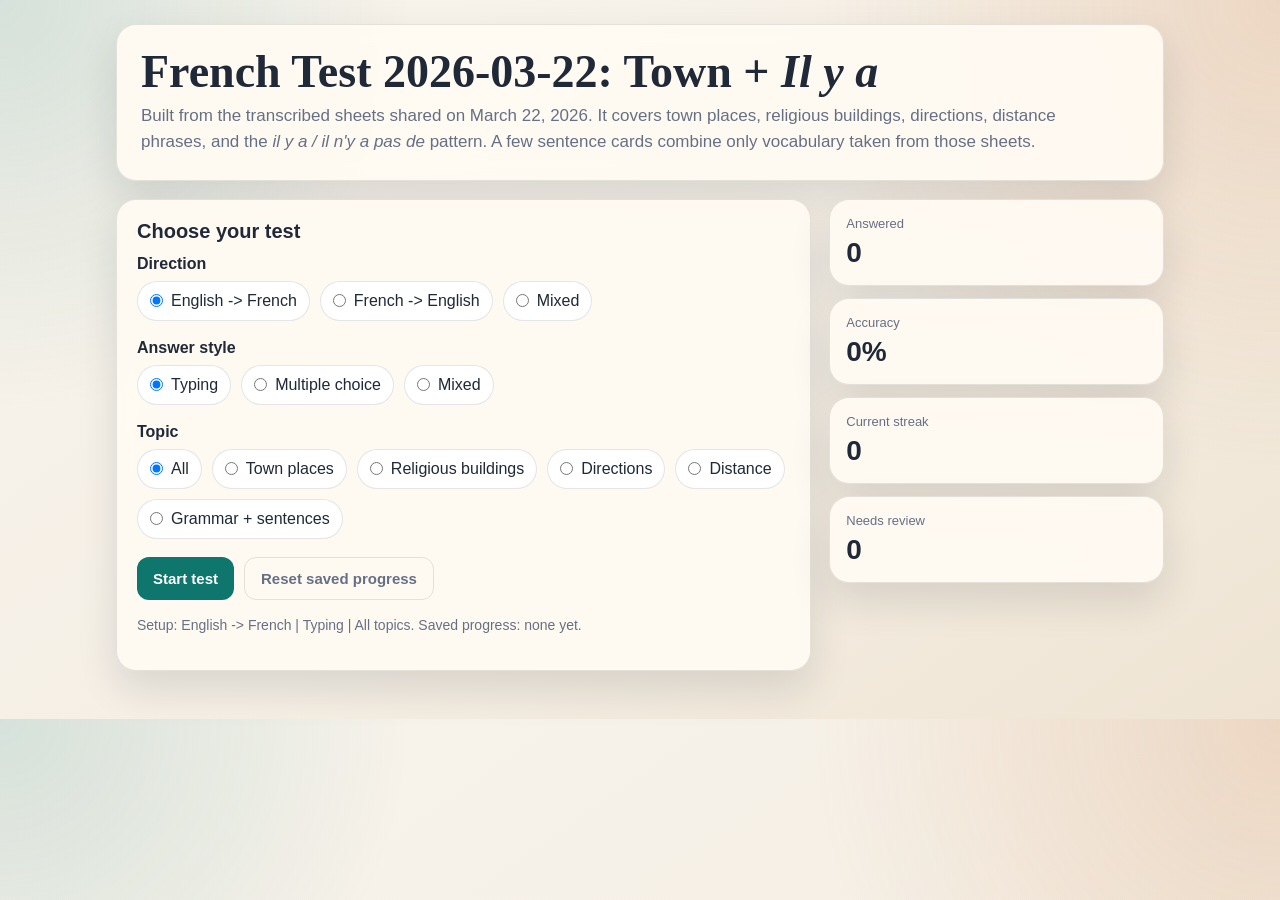
<file: french_town_il_y_a_quiz.html>
<!DOCTYPE html>
<html lang="en">
<head>
  <meta charset="UTF-8" />
  <meta name="viewport" content="width=device-width, initial-scale=1.0" />
  <title>French Test 2026-03-22</title>
  <style>
    :root {
      --bg: #f5f4ef;
      --card: rgba(255, 250, 242, 0.96);
      --text: #1f2937;
      --muted: #667085;
      --line: rgba(31, 41, 55, 0.12);
      --accent: #0f766e;
      --accent-soft: rgba(15, 118, 110, 0.12);
      --accent-2: #c56a2d;
      --good: #166534;
      --good-soft: #dcfce7;
      --bad: #b42318;
      --bad-soft: #fee4e2;
      --shadow: 0 18px 40px rgba(15, 23, 42, 0.12);
      --radius: 20px;
    }

    * { box-sizing: border-box; }

    body {
      margin: 0;
      color: var(--text);
      font-family: "Avenir Next", "Trebuchet MS", "Segoe UI", sans-serif;
      background:
        radial-gradient(circle at top left, rgba(15, 118, 110, 0.15), transparent 28%),
        radial-gradient(circle at top right, rgba(197, 106, 45, 0.18), transparent 32%),
        linear-gradient(145deg, #f8f4ed 0%, #f5efe5 54%, #efe4d3 100%);
    }

    .page {
      max-width: 1080px;
      margin: 0 auto;
      padding: 24px 16px 48px;
    }

    .hero,
    .panel,
    .quiz-card,
    .stats-card {
      background: var(--card);
      border: 1px solid var(--line);
      border-radius: var(--radius);
      box-shadow: var(--shadow);
      backdrop-filter: blur(10px);
    }

    .hero {
      padding: 24px;
      margin-bottom: 18px;
    }

    h1,
    .prompt-text {
      font-family: Baskerville, "Palatino Linotype", "Book Antiqua", serif;
    }

    h1 {
      margin: 0 0 8px;
      font-size: clamp(30px, 5vw, 46px);
      line-height: 1;
    }

    .subtitle {
      margin: 0;
      max-width: 60rem;
      color: var(--muted);
      font-size: 17px;
      line-height: 1.55;
    }

    .grid {
      display: grid;
      grid-template-columns: 1.35fr 0.65fr;
      gap: 18px;
      align-items: start;
    }

    .panel {
      padding: 20px;
    }

    .section-title {
      margin: 0 0 12px;
      font-size: 20px;
    }

    .control-group {
      margin-bottom: 18px;
    }

    .control-group label.group-label {
      display: block;
      margin-bottom: 8px;
      font-weight: 800;
    }

    .chips {
      display: flex;
      flex-wrap: wrap;
      gap: 10px;
    }

    .chips label {
      display: inline-flex;
      align-items: center;
      gap: 8px;
      padding: 10px 12px;
      border-radius: 999px;
      border: 1px solid var(--line);
      background: #fff;
      cursor: pointer;
      user-select: none;
    }

    .chips input {
      margin: 0;
    }

    .button-row {
      display: flex;
      flex-wrap: wrap;
      gap: 10px;
      margin-top: 16px;
    }

    button {
      border: none;
      border-radius: 12px;
      padding: 12px 16px;
      font-size: 15px;
      font-weight: 800;
      cursor: pointer;
    }

    .primary {
      background: var(--accent);
      color: #fff;
    }

    .secondary {
      background: rgba(15, 118, 110, 0.08);
      color: var(--text);
    }

    .ghost {
      background: transparent;
      color: var(--muted);
      border: 1px solid var(--line);
    }

    .stats-stack {
      display: grid;
      gap: 12px;
    }

    .stats-card {
      padding: 16px;
    }

    .stats-label {
      font-size: 13px;
      color: var(--muted);
      margin-bottom: 6px;
    }

    .stats-value {
      font-size: 28px;
      font-weight: 800;
    }

    .footer-note,
    .small-note {
      color: var(--muted);
      font-size: 14px;
      line-height: 1.6;
    }

    .hidden {
      display: none !important;
    }

    .quiz-card {
      margin-top: 18px;
      padding: 22px;
    }

    .quiz-topline {
      display: flex;
      justify-content: space-between;
      align-items: center;
      flex-wrap: wrap;
      gap: 12px;
      margin-bottom: 16px;
    }

    .badge {
      display: inline-flex;
      align-items: center;
      gap: 8px;
      border-radius: 999px;
      padding: 8px 12px;
      font-size: 13px;
      font-weight: 800;
      background: var(--accent-soft);
      color: var(--accent);
    }

    .prompt-label {
      margin-bottom: 8px;
      font-size: 14px;
      font-weight: 800;
      letter-spacing: 0.06em;
      text-transform: uppercase;
      color: var(--muted);
    }

    .prompt-text {
      margin-bottom: 18px;
      font-size: clamp(28px, 5vw, 42px);
      font-weight: 800;
      line-height: 1.1;
    }

    .typing-wrap {
      display: grid;
      gap: 12px;
    }

    input[type="text"] {
      width: 100%;
      padding: 16px 18px;
      font-size: 22px;
      border-radius: 14px;
      border: 2px solid #d0d7e2;
      outline: none;
    }

    input[type="text"]:focus {
      border-color: var(--accent);
      box-shadow: 0 0 0 4px rgba(15, 118, 110, 0.12);
    }

    .choices {
      display: grid;
      gap: 10px;
    }

    .choice-btn {
      width: 100%;
      text-align: left;
      padding: 14px 16px;
      border-radius: 14px;
      border: 1px solid var(--line);
      background: #fff;
      color: var(--text);
      font-weight: 800;
    }

    .choice-btn:hover {
      background: #faf9f4;
    }

    .feedback {
      margin-top: 16px;
      padding: 14px 16px;
      border-radius: 16px;
      line-height: 1.55;
      font-size: 16px;
      border: 1px solid transparent;
    }

    .feedback.good {
      background: var(--good-soft);
      color: var(--good);
      border-color: #86efac;
    }

    .feedback.bad {
      background: var(--bad-soft);
      color: var(--bad);
      border-color: #fda29b;
    }

    .feedback .answer-line {
      margin-top: 6px;
      font-weight: 800;
    }

    .lists {
      display: grid;
      grid-template-columns: 1fr 1fr;
      gap: 18px;
      margin-top: 18px;
    }

    ul {
      margin: 8px 0 0;
      padding-left: 18px;
    }

    li {
      margin-bottom: 6px;
    }

    @media (max-width: 900px) {
      .grid,
      .lists {
        grid-template-columns: 1fr;
      }

      .page {
        padding: 16px 12px 36px;
      }

      .hero,
      .panel,
      .quiz-card {
        padding: 18px;
      }
    }
  </style>
</head>
<body>
  <div class="page">
    <section class="hero">
      <h1>French Test 2026-03-22: Town + <em>Il y a</em></h1>
      <p class="subtitle">Built from the transcribed sheets shared on March 22, 2026. It covers town places, religious buildings, directions, distance phrases, and the <em>il y a / il n'y a pas de</em> pattern. A few sentence cards combine only vocabulary taken from those sheets.</p>
    </section>

    <section class="grid">
      <div class="panel">
        <h2 class="section-title">Choose your test</h2>

        <div class="control-group">
          <label class="group-label">Direction</label>
          <div class="chips">
            <label><input type="radio" name="direction" value="eng-fr" checked> English -> French</label>
            <label><input type="radio" name="direction" value="fr-eng"> French -> English</label>
            <label><input type="radio" name="direction" value="mixed"> Mixed</label>
          </div>
        </div>

        <div class="control-group">
          <label class="group-label">Answer style</label>
          <div class="chips">
            <label><input type="radio" name="mode" value="typing" checked> Typing</label>
            <label><input type="radio" name="mode" value="multiple-choice"> Multiple choice</label>
            <label><input type="radio" name="mode" value="mixed"> Mixed</label>
          </div>
        </div>

        <div class="control-group">
          <label class="group-label">Topic</label>
          <div class="chips">
            <label><input type="radio" name="topic" value="all" checked> All</label>
            <label><input type="radio" name="topic" value="town"> Town places</label>
            <label><input type="radio" name="topic" value="religious"> Religious buildings</label>
            <label><input type="radio" name="topic" value="directions"> Directions</label>
            <label><input type="radio" name="topic" value="distance"> Distance</label>
            <label><input type="radio" name="topic" value="grammar"> Grammar + sentences</label>
          </div>
        </div>

        <div class="button-row">
          <button id="startBtn" class="primary">Start test</button>
          <button id="resetBtn" class="ghost">Reset saved progress</button>
        </div>

        <p id="startSummary" class="footer-note">Default setup: English -> French typing.</p>
      </div>

      <div class="stats-stack">
        <div class="stats-card">
          <div class="stats-label">Answered</div>
          <div id="answeredStat" class="stats-value">0</div>
        </div>
        <div class="stats-card">
          <div class="stats-label">Accuracy</div>
          <div id="accuracyStat" class="stats-value">0%</div>
        </div>
        <div class="stats-card">
          <div class="stats-label">Current streak</div>
          <div id="streakStat" class="stats-value">0</div>
        </div>
        <div class="stats-card">
          <div class="stats-label">Needs review</div>
          <div id="reviewStat" class="stats-value">0</div>
        </div>
      </div>
    </section>

    <section id="quizCard" class="quiz-card hidden">
      <div class="quiz-topline">
        <div id="setupBadge" class="badge">English -> French | Typing</div>
        <div id="topicBadge" class="badge">All topics</div>
      </div>

      <div class="prompt-label">Translate this</div>
      <div id="promptText" class="prompt-text">Loading...</div>

      <div id="typingArea" class="typing-wrap">
        <input id="answerInput" type="text" placeholder="Type the answer here" autocomplete="off" autocapitalize="none" spellcheck="false" />
        <div class="button-row">
          <button id="checkBtn" class="primary">Check answer</button>
          <button id="giveUpBtn" class="secondary">I give up</button>
        </div>
      </div>

      <div id="choiceArea" class="choices hidden"></div>
      <div id="feedbackBox" class="feedback hidden"></div>

      <div class="button-row hidden" id="afterAnswerRow">
        <button id="nextBtn" class="primary">Next question</button>
        <button id="skipBtn" class="secondary">Skip</button>
      </div>

      <div class="lists">
        <div class="panel">
          <h3 class="section-title">Hardest items</h3>
          <ul id="hardList"></ul>
        </div>
        <div class="panel">
          <h3 class="section-title">Recent misses</h3>
          <ul id="missList"></ul>
        </div>
      </div>

      <p class="footer-note">French accents are ignored, straight and curly apostrophes both work, and English answers accept standard contractions or full forms where they mean the same thing.</p>
    </section>
  </div>

  <script>
    const STORAGE_KEY = "french-town-il-y-a-quiz-v1";
    const CHOICE_COUNT = 4;
    const RETRY_DELAY_MIN = 2;
    const RETRY_DELAY_MAX = 3;
    const RECENT_CARD_WINDOW = 4;
    const RECENT_KEY_WINDOW = 8;
    const MAX_MISTAKES = 8;

    const CARDS = [
      nounCard("town", "an aquarium", "un aquarium"),
      nounCard("town", "a youth hostel", "une auberge de jeunesse", { extraEnglish: ["hostel"] }),
      nounCard("town", "a bank", "une banque"),
      nounCard("town", "a library", "une bibliothèque"),
      nounCard("town", "a bowling alley", "un bowling", { extraEnglish: ["bowling"] }),
      nounCard("town", "a campsite", "un camping", { extraEnglish: ["campground"] }),
      nounCard("town", "a shopping centre", "un centre commercial", { extraEnglish: ["shopping center"] }),
      nounCard("town", "a sports centre", "un centre sportif", { extraEnglish: ["sports center"] }),
      nounCard("town", "a castle", "un château"),
      nounCard("town", "a station", "une gare", { extraEnglish: ["a train station", "train station"] }),
      nounCard("town", "the big clock tower (in La Rochelle)", "la Grosse-Horloge", {
        bareEnglish: "big clock tower",
        extraEnglish: ["the big clock tower", "clock tower", "the clock tower", "the big clock tower in La Rochelle", "big clock tower in La Rochelle"],
        extraFrench: ["la grosse horloge"]
      }),
      nounCard("town", "a hospital", "un hôpital"),
      nounCard("town", "a hotel", "un hôtel"),
      nounCard("town", "a town hall", "un hôtel de ville"),
      nounCard("town", "a shop", "un magasin", { extraEnglish: ["store"] }),
      nounCard("town", "a market", "un marché"),
      nounCard("town", "a museum", "un musée"),
      nounCard("town", "a tourist office", "un office de tourisme", { extraEnglish: ["tourist information office"] }),
      nounCard("town", "a park", "un parc"),
      nounCard("town", "a car park", "un parking", { extraEnglish: ["parking lot"] }),
      nounCard("town", "a skating rink", "une patinoire", { extraEnglish: ["ice rink"] }),
      nounCard("town", "a swimming pool", "une piscine"),
      nounCard("town", "a square", "une place", { extraEnglish: ["town square"] }),
      nounCard("town", "a post office", "une poste", { extraEnglish: ["the post office"] }),
      nounCard("town", "a restaurant", "un restaurant"),
      nounCard("town", "a football pitch", "un terrain de football", { extraEnglish: ["football field", "soccer field"] }),
      nounCard("town", "a theatre", "un théâtre", { extraEnglish: ["a theater", "theater"] }),
      nounCard("town", "a tower", "une tour"),

      nounCard("religious", "a cathedral", "une cathédrale"),
      nounCard("religious", "a church", "une église"),
      nounCard("religious", "a mosque", "une mosquée"),
      nounCard("religious", "a synagogue", "une synagogue"),
      nounCard("religious", "a temple", "un temple"),

      phraseCard("directions", ["on the left", "to the left"], ["à gauche"]),
      phraseCard("directions", ["on the right", "to the right"], ["à droite"]),
      phraseCard("directions", ["straight on", "straight ahead"], ["tout droit"]),
      phraseCard("directions", ["Take the first road on the left.", "Take the first street on the left."], ["Prenez la première rue à gauche."]),
      phraseCard("directions", ["Turn to the right.", "Turn right."], ["Tournez à droite."]),
      phraseCard("directions", ["Continue straight on.", "Continue straight ahead."], ["Continuez tout droit."]),

      phraseCard("distance", ["It's very near.", "It's very close.", "It's very close by."], ["C'est tout près."]),
      phraseCard("distance", ["It's a long way.", "It's far away.", "It's far."], ["C'est loin."]),
      phraseCard("distance", ["It's quite a long way away.", "It's quite far away."], ["C'est assez loin."]),
      phraseCard("distance", ["It's not far.", "It isn't far."], ["Ce n'est pas loin."]),
      phraseCard("distance", ["It's 50 metres away.", "It's 50 meters away."], ["C'est à 50 mètres."]),

      phraseCard("grammar", ["There is / There are", "There is", "There are"], ["Il y a"]),
      phraseCard("grammar", ["There isn't / There aren't any", "There isn't", "There aren't any", "There is no", "There are no"], ["Il n'y a pas de"]),
      phraseCard("grammar", ["There is a castle."], ["Il y a un château."]),
      phraseCard("grammar", ["There is a swimming pool."], ["Il y a une piscine."]),
      phraseCard("grammar", ["There are shops.", "There are some shops."], ["Il y a des magasins."]),
      phraseCard("grammar", ["There isn't a castle.", "There is no castle."], ["Il n'y a pas de château."]),
      phraseCard("grammar", ["There isn't a swimming pool.", "There is no swimming pool."], ["Il n'y a pas de piscine."]),
      phraseCard("grammar", ["There aren't any shops.", "There are no shops."], ["Il n'y a pas de magasins."]),
      phraseCard("grammar", ["In my village, there is a shop, a church and some houses."], ["Dans mon village, il y a un magasin, une église et des maisons."]),
      phraseCard("grammar", ["There is no cinema, there is no swimming pool and there aren't any cafés.", "There isn't a cinema, there isn't a swimming pool and there aren't any cafés."], ["Il n'y a pas de cinéma, il n'y a pas de piscine et il n'y a pas de cafés."]),
      phraseCard("grammar", ["There really isn't much.", "There really is not much."], ["Vraiment, il n'y a pas grand-chose."]),
      phraseCard("grammar", ["In my town, there is a market and a park."], ["Dans ma ville, il y a un marché et un parc."]),
      phraseCard("grammar", ["In my town, there is a library and a sports centre.", "In my town, there is a library and a sports center."], ["Dans ma ville, il y a une bibliothèque et un centre sportif."]),
      phraseCard("grammar", ["In my village, there isn't a castle.", "In my village, there is no castle."], ["Dans mon village, il n'y a pas de château."]),
      phraseCard("grammar", ["In my village, there isn't a mosque.", "In my village, there is no mosque."], ["Dans mon village, il n'y a pas de mosquée."])
    ];

    const defaultState = {
      settings: { direction: "eng-fr", mode: "typing", topic: "all" },
      stats: {},
      retryQueue: [],
      recentCards: [],
      recentKeys: [],
      recentMistakes: [],
      session: { currentStreak: 0, promptCount: 0 }
    };

    const state = loadState();
    let currentQuestion = null;
    const els = {};

    document.addEventListener("DOMContentLoaded", () => {
      cacheEls();
      bindControls();
      syncControls();
      refreshStats();
      renderStartSummary();
      renderLists();
    });

    function nounCard(topic, englishWithArticle, french, options = {}) {
      const bareEnglish = options.bareEnglish || englishWithArticle.replace(/^(a|an|the)\s+/i, "");
      return makeCard(
        topic,
        [englishWithArticle, bareEnglish, ...(options.extraEnglish || [])],
        [french, ...(options.extraFrench || [])],
        englishWithArticle,
        french
      );
    }

    function phraseCard(topic, englishList, frenchList) {
      return makeCard(topic, englishList, frenchList, englishList[0], frenchList[0]);
    }

    function makeCard(topic, englishList, frenchList, englishDisplay, frenchDisplay) {
      return {
        id: `${topic}-${slug(frenchDisplay)}-${slug(englishDisplay)}`,
        topic,
        englishAnswers: unique(expandEnglishAnswers(englishList)),
        frenchAnswers: unique(frenchList),
        englishDisplay,
        frenchDisplay
      };
    }

    function cacheEls() {
      els.startBtn = document.getElementById("startBtn");
      els.resetBtn = document.getElementById("resetBtn");
      els.startSummary = document.getElementById("startSummary");
      els.quizCard = document.getElementById("quizCard");
      els.setupBadge = document.getElementById("setupBadge");
      els.topicBadge = document.getElementById("topicBadge");
      els.promptText = document.getElementById("promptText");
      els.answerInput = document.getElementById("answerInput");
      els.checkBtn = document.getElementById("checkBtn");
      els.giveUpBtn = document.getElementById("giveUpBtn");
      els.choiceArea = document.getElementById("choiceArea");
      els.typingArea = document.getElementById("typingArea");
      els.feedbackBox = document.getElementById("feedbackBox");
      els.afterAnswerRow = document.getElementById("afterAnswerRow");
      els.nextBtn = document.getElementById("nextBtn");
      els.skipBtn = document.getElementById("skipBtn");
      els.answeredStat = document.getElementById("answeredStat");
      els.accuracyStat = document.getElementById("accuracyStat");
      els.streakStat = document.getElementById("streakStat");
      els.reviewStat = document.getElementById("reviewStat");
      els.hardList = document.getElementById("hardList");
      els.missList = document.getElementById("missList");
    }

    function bindControls() {
      document.querySelectorAll('input[name="direction"]').forEach((input) => {
        input.addEventListener("change", () => {
          state.settings.direction = input.value;
          saveState();
          renderStartSummary();
        });
      });

      document.querySelectorAll('input[name="mode"]').forEach((input) => {
        input.addEventListener("change", () => {
          state.settings.mode = input.value;
          saveState();
          renderStartSummary();
        });
      });

      document.querySelectorAll('input[name="topic"]').forEach((input) => {
        input.addEventListener("change", () => {
          state.settings.topic = input.value;
          saveState();
          renderStartSummary();
        });
      });

      els.startBtn.addEventListener("click", startQuiz);
      els.resetBtn.addEventListener("click", resetAllProgress);
      els.checkBtn.addEventListener("click", () => submitTyped(els.answerInput.value));

      els.answerInput.addEventListener("keydown", (event) => {
        if (event.key === "Enter") {
          event.preventDefault();
          if (currentQuestion && !currentQuestion.answered) {
            submitTyped(els.answerInput.value);
          } else {
            nextQuestion();
          }
        }
      });

      els.giveUpBtn.addEventListener("click", revealAnswer);
      els.nextBtn.addEventListener("click", nextQuestion);
      els.skipBtn.addEventListener("click", nextQuestion);

      document.addEventListener("keydown", (event) => {
        if (!currentQuestion || currentQuestion.answered || currentQuestion.answerMode !== "multiple-choice") {
          return;
        }

        const index = Number(event.key) - 1;
        if (Number.isInteger(index) && index >= 0 && index < currentQuestion.choices.length) {
          submitChoice(currentQuestion.choices[index].value);
        }
      });
    }

    function syncControls() {
      const direction = document.querySelector(`input[name="direction"][value="${state.settings.direction}"]`);
      const mode = document.querySelector(`input[name="mode"][value="${state.settings.mode}"]`);
      const topic = document.querySelector(`input[name="topic"][value="${state.settings.topic}"]`);
      if (direction) direction.checked = true;
      if (mode) mode.checked = true;
      if (topic) topic.checked = true;
    }

    function renderStartSummary() {
      const allStats = Object.values(state.stats);
      const answered = sum(allStats, (entry) => entry.seen || 0);
      const correct = sum(allStats, (entry) => entry.correct || 0);
      const accuracy = answered ? Math.round((correct / answered) * 100) : 0;

      els.startSummary.textContent = [
        `Setup: ${labelDirection(state.settings.direction)} | ${labelMode(state.settings.mode)} | ${labelTopic(state.settings.topic)}.`,
        answered ? `Saved progress: ${answered} answers, ${accuracy}% accuracy.` : "Saved progress: none yet."
      ].join(" ");
    }

    function startQuiz() {
      els.quizCard.classList.remove("hidden");
      nextQuestion();
    }

    function nextQuestion() {
      const card = pickCard();
      if (!card) return;

      state.session.promptCount = (state.session.promptCount || 0) + 1;
      const direction = decideDirection();
      const answerMode = decideAnswerMode();

      currentQuestion = {
        card,
        direction,
        answerMode,
        prompt: direction === "eng-fr" ? card.englishDisplay : card.frenchDisplay,
        acceptedAnswers: direction === "eng-fr" ? card.frenchAnswers : card.englishAnswers,
        reveal: direction === "eng-fr" ? card.frenchDisplay : card.englishDisplay,
        answered: false,
        choices: answerMode === "multiple-choice" ? buildChoices(card, direction) : []
      };

      pushLimited(state.recentCards, card.id, RECENT_CARD_WINDOW);
      saveState();
      renderQuestion();
    }

    function renderQuestion() {
      els.setupBadge.textContent = `${labelDirection(currentQuestion.direction)} | ${labelMode(currentQuestion.answerMode)}`;
      els.topicBadge.textContent = labelTopic(currentQuestion.card.topic);
      els.promptText.textContent = currentQuestion.prompt;
      els.feedbackBox.className = "feedback hidden";
      els.feedbackBox.innerHTML = "";
      els.afterAnswerRow.classList.add("hidden");

      if (currentQuestion.answerMode === "typing") {
        els.typingArea.classList.remove("hidden");
        els.choiceArea.classList.add("hidden");
        els.answerInput.value = "";
        els.answerInput.disabled = false;
        els.checkBtn.disabled = false;
        els.giveUpBtn.disabled = false;
        requestAnimationFrame(() => els.answerInput.focus());
        return;
      }

      els.typingArea.classList.add("hidden");
      els.choiceArea.classList.remove("hidden");
      renderChoices();
    }

    function renderChoices() {
      els.choiceArea.innerHTML = "";

      currentQuestion.choices.forEach((choice, index) => {
        const button = document.createElement("button");
        button.className = "choice-btn";
        button.textContent = `${index + 1}. ${choice.label}`;
        button.addEventListener("click", () => submitChoice(choice.value));
        els.choiceArea.appendChild(button);
      });

      const giveUp = document.createElement("button");
      giveUp.className = "secondary";
      giveUp.textContent = "I give up";
      giveUp.addEventListener("click", revealAnswer);
      els.choiceArea.appendChild(giveUp);
    }

    function submitTyped(rawAnswer) {
      if (!currentQuestion || currentQuestion.answered) return;
      const answer = rawAnswer.trim();
      if (!answer) return;
      finishQuestion(isAccepted(answer, currentQuestion.acceptedAnswers, currentQuestion.direction), answer, false);
    }

    function submitChoice(value) {
      if (!currentQuestion || currentQuestion.answered) return;
      finishQuestion(isAccepted(value, currentQuestion.acceptedAnswers, currentQuestion.direction), value, false);
    }

    function revealAnswer() {
      if (!currentQuestion || currentQuestion.answered) return;
      finishQuestion(false, "", true);
    }

    function finishQuestion(correct, rawAnswer, gaveUp) {
      currentQuestion.answered = true;
      const entry = ensureStats(currentQuestion.card.id);
      entry.seen += 1;

      if (correct) {
        entry.correct += 1;
        entry.mistakes = Math.max(0, (entry.mistakes || 0) - 1);
        state.session.currentStreak += 1;
      } else {
        entry.mistakes = Math.min(MAX_MISTAKES, (entry.mistakes || 0) + 1);
        state.session.currentStreak = 0;
        pushRecentMistake(currentQuestion.prompt, currentQuestion.reveal);
        queueRetry(currentQuestion.card.id);
      }

      saveState();
      refreshStats();
      renderLists();
      showFeedback(correct, rawAnswer, gaveUp);
      els.afterAnswerRow.classList.remove("hidden");

      if (currentQuestion.answerMode === "typing") {
        els.answerInput.disabled = true;
        els.checkBtn.disabled = true;
        els.giveUpBtn.disabled = true;
      }
    }

    function showFeedback(correct, rawAnswer, gaveUp) {
      els.feedbackBox.classList.remove("hidden");
      els.feedbackBox.classList.add(correct ? "good" : "bad");
      const userLine = rawAnswer ? `<div>Your answer: <strong>${escapeHtml(rawAnswer)}</strong></div>` : "";
      const status = correct ? "Correct" : (gaveUp ? "Answer revealed" : "Not quite");
      els.feedbackBox.innerHTML = `
        <div><strong>${status}</strong></div>
        ${userLine}
        <div class="answer-line">Correct answer: ${escapeHtml(currentQuestion.reveal)}</div>
      `;
    }

    function refreshStats() {
      const all = Object.values(state.stats);
      const answered = sum(all, (item) => item.seen || 0);
      const correct = sum(all, (item) => item.correct || 0);
      const accuracy = answered ? Math.round((correct / answered) * 100) : 0;
      const review = all.filter((item) => (item.mistakes || 0) > 0).length;

      els.answeredStat.textContent = answered;
      els.accuracyStat.textContent = `${accuracy}%`;
      els.streakStat.textContent = state.session.currentStreak || 0;
      els.reviewStat.textContent = review;
    }

    function renderLists() {
      const hardItems = [...CARDS]
        .map((card) => ({ card, stats: state.stats[card.id] || { mistakes: 0, seen: 0 } }))
        .filter((item) => (item.stats.mistakes || 0) > 0)
        .sort((left, right) => (right.stats.mistakes || 0) - (left.stats.mistakes || 0))
        .slice(0, 6);

      const misses = state.recentMistakes.slice(-6).reverse();

      els.hardList.innerHTML = hardItems.length
        ? hardItems.map(({ card, stats }) => `<li>${escapeHtml(card.englishDisplay)} -> ${escapeHtml(card.frenchDisplay)} (${stats.mistakes})</li>`).join("")
        : "<li>No hard items yet.</li>";

      els.missList.innerHTML = misses.length
        ? misses.map((item) => `<li>${escapeHtml(item.prompt)} -> ${escapeHtml(item.answer)}</li>`).join("")
        : "<li>No recent misses.</li>";
    }

    function pickCard() {
      const pool = filteredCards();
      if (!pool.length) return CARDS[0];

      const promptCount = state.session.promptCount || 0;
      const retryIndex = state.retryQueue.findIndex((item) => item && item.dueAt <= promptCount);

      if (retryIndex >= 0) {
        const [retry] = state.retryQueue.splice(retryIndex, 1);
        const retryCard = pool.find((card) => card.id === retry.cardId) || CARDS.find((card) => card.id === retry.cardId);
        if (retryCard) {
          pushLimited(state.recentKeys, retryCard.id, RECENT_KEY_WINDOW);
          return retryCard;
        }
      }

      const weighted = [];

      pool.forEach((card) => {
        if (state.recentCards.includes(card.id)) return;
        if (state.recentKeys.includes(card.id)) return;

        const stats = state.stats[card.id] || { mistakes: 0, seen: 0 };
        const weight = 1 + (stats.mistakes || 0) * 3 + ((stats.seen || 0) === 0 ? 2 : 0);
        for (let i = 0; i < weight; i += 1) {
          weighted.push(card);
        }
      });

      const fallback = weighted.length ? weighted : pool;
      const card = fallback[Math.floor(Math.random() * fallback.length)];
      pushLimited(state.recentKeys, card.id, RECENT_KEY_WINDOW);
      return card;
    }

    function filteredCards() {
      return state.settings.topic === "all"
        ? CARDS
        : CARDS.filter((card) => card.topic === state.settings.topic);
    }

    function decideDirection() {
      if (state.settings.direction !== "mixed") return state.settings.direction;
      return Math.random() < 0.75 ? "eng-fr" : "fr-eng";
    }

    function decideAnswerMode() {
      if (state.settings.mode !== "mixed") return state.settings.mode;
      return Math.random() < 0.75 ? "typing" : "multiple-choice";
    }

    function buildChoices(card, direction) {
      const correctLabel = direction === "eng-fr" ? card.frenchDisplay : card.englishDisplay;
      const correctValue = direction === "eng-fr" ? card.frenchAnswers[0] : card.englishAnswers[0];
      const otherPool = filteredCards()
        .filter((item) => item.id !== card.id)
        .map((item) => direction === "eng-fr"
          ? { label: item.frenchDisplay, value: item.frenchAnswers[0] }
          : { label: item.englishDisplay, value: item.englishAnswers[0] }
        );

      shuffle(otherPool);

      const selected = [{ label: correctLabel, value: correctValue }];
      for (const item of otherPool) {
        if (selected.length >= CHOICE_COUNT) break;
        if (!selected.some((entry) => normalizeLoose(entry.label) === normalizeLoose(item.label))) {
          selected.push(item);
        }
      }

      return shuffle(selected);
    }

    function isAccepted(answer, acceptedList, direction) {
      if (direction !== "eng-fr") {
        const normalizedAnswer = normalizeEnglish(answer);
        return acceptedList.some((item) => normalizedAnswer === normalizeEnglish(item));
      }

      const normalizedAnswer = normalizeFrench(answer);
      const compactAnswer = compactFrench(normalizedAnswer);

      return acceptedList.some((item) => {
        const normalizedItem = normalizeFrench(item);
        return normalizedAnswer === normalizedItem || compactAnswer === compactFrench(normalizedItem);
      });
    }

    function normalizeFrench(value) {
      return value.toLowerCase()
        .replace(/[’]/g, "'")
        .normalize("NFD")
        .replace(/[\u0300-\u036f]/g, "")
        .replace(/œ/g, "oe")
        .replace(/[^a-z0-9' ]+/g, " ")
        .replace(/\s+/g, " ")
        .trim();
    }

    function compactFrench(value) {
      return value.replace(/[' ]+/g, "");
    }

    function normalizeEnglish(value) {
      return value.toLowerCase()
        .replace(/[’]/g, "'")
        .replace(/[^a-z0-9' ]+/g, " ")
        .replace(/\s+/g, " ")
        .trim();
    }

    function pushRecentMistake(prompt, answer) {
      state.recentMistakes.push({ prompt, answer });
      if (state.recentMistakes.length > 12) {
        state.recentMistakes = state.recentMistakes.slice(-12);
      }
    }

    function queueRetry(cardId) {
      const gap = RETRY_DELAY_MIN + Math.floor(Math.random() * (RETRY_DELAY_MAX - RETRY_DELAY_MIN + 1));
      state.retryQueue.push({ cardId, dueAt: (state.session.promptCount || 0) + gap });
      if (state.retryQueue.length > 24) {
        state.retryQueue = state.retryQueue.slice(-24);
      }
    }

    function ensureStats(cardId) {
      if (!state.stats[cardId]) {
        state.stats[cardId] = { seen: 0, correct: 0, mistakes: 0 };
      }
      return state.stats[cardId];
    }

    function resetAllProgress() {
      if (!window.confirm("Reset all saved quiz progress for this page?")) return;
      localStorage.removeItem(STORAGE_KEY);
      window.location.reload();
    }

    function labelDirection(value) {
      if (value === "eng-fr") return "English -> French";
      if (value === "fr-eng") return "French -> English";
      return "Mixed";
    }

    function labelMode(value) {
      if (value === "multiple-choice") return "Multiple choice";
      if (value === "mixed") return "Mixed";
      return "Typing";
    }

    function labelTopic(value) {
      if (value === "town") return "Town places";
      if (value === "religious") return "Religious buildings";
      if (value === "directions") return "Directions";
      if (value === "distance") return "Distance";
      if (value === "grammar") return "Grammar + sentences";
      return "All topics";
    }

    function loadState() {
      try {
        const raw = localStorage.getItem(STORAGE_KEY);
        if (!raw) return deepCopy(defaultState);
        const parsed = JSON.parse(raw);
        return {
          ...deepCopy(defaultState),
          ...parsed,
          settings: { ...deepCopy(defaultState).settings, ...(parsed.settings || {}) },
          session: { ...deepCopy(defaultState).session, ...(parsed.session || {}) },
          stats: parsed.stats || {},
          retryQueue: Array.isArray(parsed.retryQueue) ? parsed.retryQueue : [],
          recentCards: Array.isArray(parsed.recentCards) ? parsed.recentCards : [],
          recentKeys: Array.isArray(parsed.recentKeys) ? parsed.recentKeys : [],
          recentMistakes: Array.isArray(parsed.recentMistakes) ? parsed.recentMistakes : []
        };
      } catch (_error) {
        return deepCopy(defaultState);
      }
    }

    function saveState() {
      try {
        localStorage.setItem(STORAGE_KEY, JSON.stringify(state));
      } catch (_error) {
        // Ignore storage failures so the quiz still works.
      }
    }

    function expandEnglishAnswers(list) {
      return list.flatMap((item) => englishVariants(item));
    }

    function englishVariants(value) {
      const seen = new Set([value]);
      const queue = [value];

      while (queue.length) {
        const current = queue.pop();
        const nextValues = [
          current.replace(/\bIt's\b/g, "It is").replace(/\bit's\b/g, "it is"),
          current.replace(/\bThere's\b/g, "There is").replace(/\bthere's\b/g, "there is"),
          current.replace(/\bIsn't\b/g, "Is not").replace(/\bisn't\b/g, "is not"),
          current.replace(/\bAren't\b/g, "Are not").replace(/\baren't\b/g, "are not"),
          current.replace(/\bDon't\b/g, "Do not").replace(/\bdon't\b/g, "do not")
        ];

        nextValues.forEach((next) => {
          if (next !== current && !seen.has(next)) {
            seen.add(next);
            queue.push(next);
          }
        });
      }

      return [...seen];
    }

    function deepCopy(value) { return JSON.parse(JSON.stringify(value)); }
    function sum(arr, fn) { return arr.reduce((total, item) => total + fn(item), 0); }
    function unique(arr) { return [...new Set(arr)]; }
    function slug(value) { return normalizeLoose(value).replace(/[^a-z0-9]+/g, "-").replace(/^-|-$/g, ""); }
    function normalizeLoose(value) {
      return value.toLowerCase()
        .normalize("NFD")
        .replace(/[\u0300-\u036f]/g, "")
        .replace(/[’]/g, "'")
        .trim();
    }
    function pushLimited(arr, value, limit) {
      arr.push(value);
      while (arr.length > limit) arr.shift();
    }
    function shuffle(arr) {
      const copy = [...arr];
      for (let i = copy.length - 1; i > 0; i -= 1) {
        const j = Math.floor(Math.random() * (i + 1));
        [copy[i], copy[j]] = [copy[j], copy[i]];
      }
      return copy;
    }
    function escapeHtml(value) {
      return value
        .replace(/&/g, "&amp;")
        .replace(/</g, "&lt;")
        .replace(/>/g, "&gt;")
        .replace(/"/g, "&quot;")
        .replace(/'/g, "&#39;");
    }
  </script>
</body>
</html>
</file>
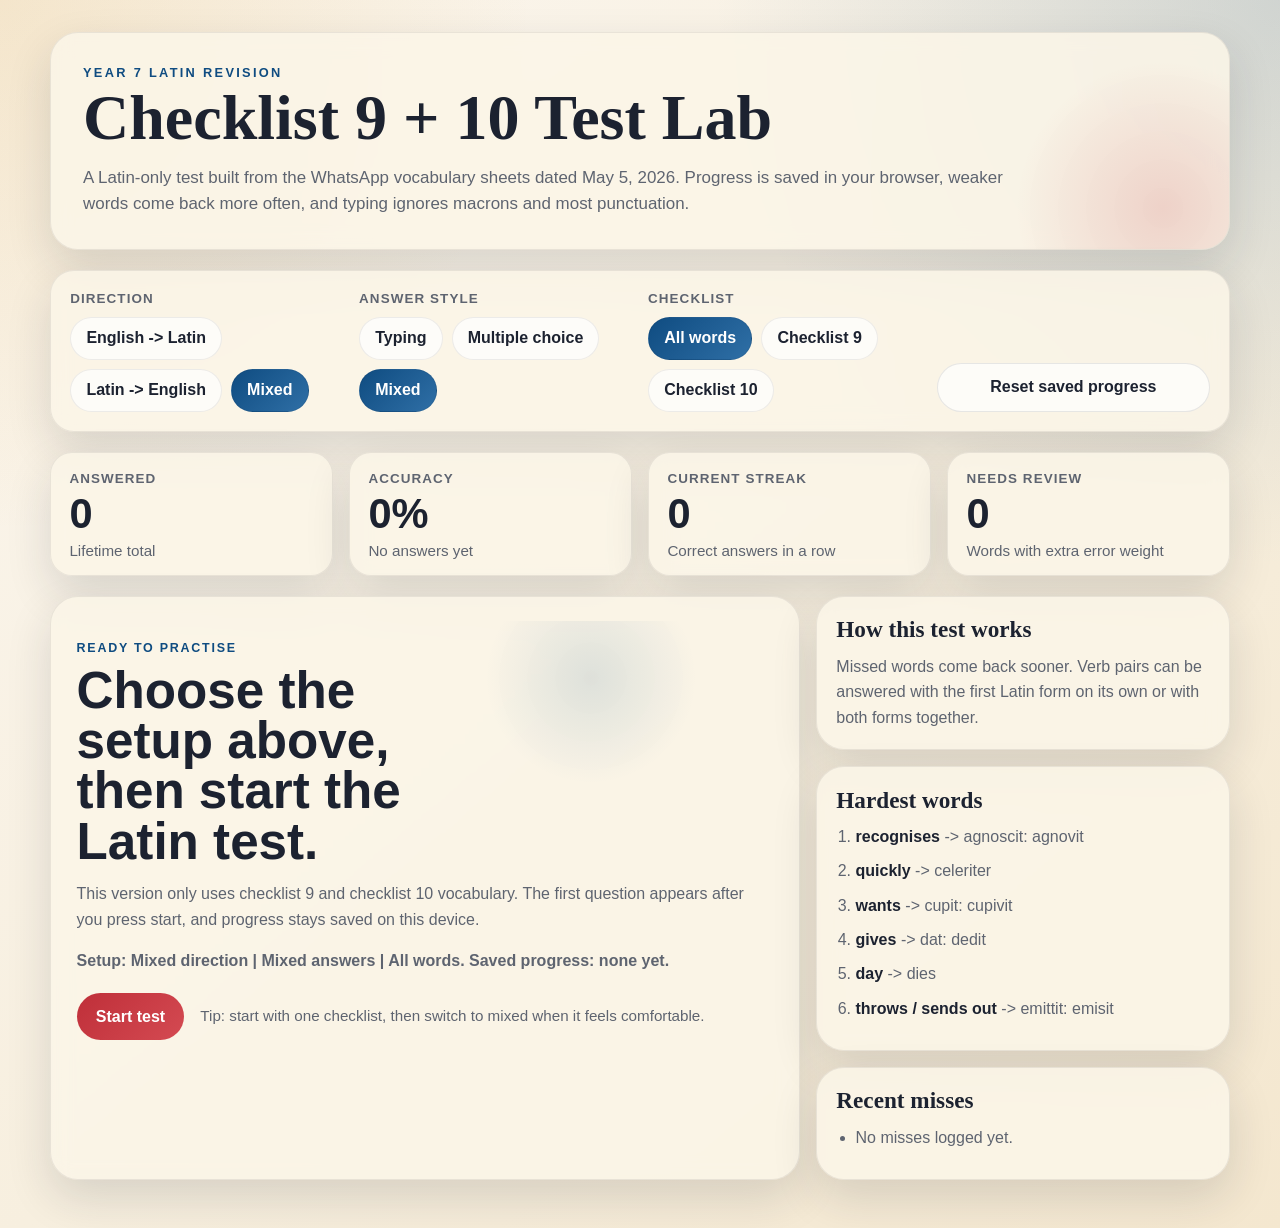
<file: latin_checklists_9_10_quiz.html>
<!doctype html>
<html lang="en">
  <head>
    <meta charset="UTF-8">
    <meta name="viewport" content="width=device-width, initial-scale=1.0">
    <title>Latin Vocabulary Test 2026-05-05</title>
    <link rel="stylesheet" href="styles.css">
    <script defer src="latin_checklists_9_10_app.js"></script>
  </head>
  <body>
    <div class="page-shell">
      <header class="hero">
        <p class="eyebrow">Year 7 Latin Revision</p>
        <h1>Checklist 9 + 10 Test Lab</h1>
        <p class="hero-copy">
          A Latin-only test built from the WhatsApp vocabulary sheets dated May 5, 2026.
          Progress is saved in your browser, weaker words come back more often,
          and typing ignores macrons and most punctuation.
        </p>
      </header>

      <section class="control-panel" aria-label="Quiz controls">
        <div class="control-group">
          <span class="control-label">Direction</span>
          <div class="segmented" id="directionControls">
            <button type="button" class="seg-btn" data-setting="direction" data-value="en-la">English -> Latin</button>
            <button type="button" class="seg-btn" data-setting="direction" data-value="la-en">Latin -> English</button>
            <button type="button" class="seg-btn" data-setting="direction" data-value="mixed">Mixed</button>
          </div>
        </div>

        <div class="control-group">
          <span class="control-label">Answer style</span>
          <div class="segmented" id="answerControls">
            <button type="button" class="seg-btn" data-setting="answerMode" data-value="typing">Typing</button>
            <button type="button" class="seg-btn" data-setting="answerMode" data-value="multiple-choice">Multiple choice</button>
            <button type="button" class="seg-btn" data-setting="answerMode" data-value="mixed">Mixed</button>
          </div>
        </div>

        <div class="control-group">
          <span class="control-label">Checklist</span>
          <div class="segmented" id="setControls">
            <button type="button" class="seg-btn" data-setting="setMode" data-value="all">All words</button>
            <button type="button" class="seg-btn" data-setting="setMode" data-value="checklist-9">Checklist 9</button>
            <button type="button" class="seg-btn" data-setting="setMode" data-value="checklist-10">Checklist 10</button>
          </div>
        </div>

        <div class="control-group action-group">
          <button type="button" class="ghost-btn" id="resetProgressBtn">Reset saved progress</button>
        </div>
      </section>

      <section class="stats-grid" aria-label="Progress overview">
        <article class="stat-card">
          <span class="stat-label">Answered</span>
          <strong class="stat-value" id="answeredValue">0</strong>
          <span class="stat-detail">Lifetime total</span>
        </article>
        <article class="stat-card">
          <span class="stat-label">Accuracy</span>
          <strong class="stat-value" id="accuracyValue">0%</strong>
          <span class="stat-detail" id="accuracyDetail">No answers yet</span>
        </article>
        <article class="stat-card">
          <span class="stat-label">Current streak</span>
          <strong class="stat-value" id="streakValue">0</strong>
          <span class="stat-detail">Correct answers in a row</span>
        </article>
        <article class="stat-card">
          <span class="stat-label">Needs review</span>
          <strong class="stat-value" id="reviewValue">0</strong>
          <span class="stat-detail">Words with extra error weight</span>
        </article>
      </section>

      <main class="workspace">
        <section class="quiz-stage" aria-live="polite">
          <section class="start-panel" id="startPanel">
            <p class="start-kicker">Ready To Practise</p>
            <h2 class="start-title">Choose the setup above, then start the Latin test.</h2>
            <p class="start-copy">
              This version only uses checklist 9 and checklist 10 vocabulary.
              The first question appears after you press start, and progress stays saved on this device.
            </p>
            <p class="start-summary" id="startSummary"></p>
            <div class="start-actions">
              <button type="button" class="primary-btn" id="startBtn">Start test</button>
              <span class="start-note">Tip: start with one checklist, then switch to mixed when it feels comfortable.</span>
            </div>
          </section>

          <div id="quizContent" class="hidden">
            <div class="question-header">
              <div class="badge-row">
                <span class="badge" id="setBadge">Checklist 9</span>
                <span class="badge" id="directionBadge">English -> Latin</span>
                <span class="badge" id="answerBadge">Typing</span>
              </div>
              <p class="prompt-label">Translate this:</p>
              <h2 class="prompt" id="promptText">Loading...</h2>
              <p class="prompt-hint" id="promptHint"></p>
            </div>

            <div id="typingPanel">
              <form id="typingForm" autocomplete="off">
                <label class="input-label" for="answerInput">Your answer</label>
                <input id="answerInput" name="answer" type="text" spellcheck="false" autocomplete="off">
                <div class="input-actions">
                  <button type="submit" class="primary-btn" id="checkBtn">Check answer</button>
                  <button type="button" class="ghost-btn" id="giveUpBtn">I give up</button>
                </div>
              </form>
            </div>

            <div id="multipleChoicePanel" class="hidden">
              <div class="options-grid" id="optionsGrid"></div>
              <div class="input-actions mc-actions">
                <button type="button" class="ghost-btn" id="giveUpMcBtn">I give up</button>
              </div>
            </div>

            <section id="feedbackPanel" class="feedback hidden">
              <h3 id="feedbackTitle">Correct</h3>
              <p id="feedbackBody"></p>
              <p id="feedbackMeta"></p>
            </section>

            <div class="stage-actions">
              <button type="button" class="ghost-btn" id="skipBtn">Skip</button>
              <button type="button" class="primary-btn hidden" id="nextBtn">Next question</button>
            </div>
          </div>
        </section>

        <aside class="insights-panel">
          <section class="insight-card">
            <h3>How this test works</h3>
            <p>
              Missed words come back sooner. Verb pairs can be answered
              with the first Latin form on its own or with both forms together.
            </p>
          </section>

          <section class="insight-card">
            <h3>Hardest words</h3>
            <ol id="hardList" class="rank-list"></ol>
          </section>

          <section class="insight-card">
            <h3>Recent misses</h3>
            <ul id="mistakeList" class="mistake-list"></ul>
          </section>
        </aside>
      </main>
    </div>
  </body>
</html>
</file>
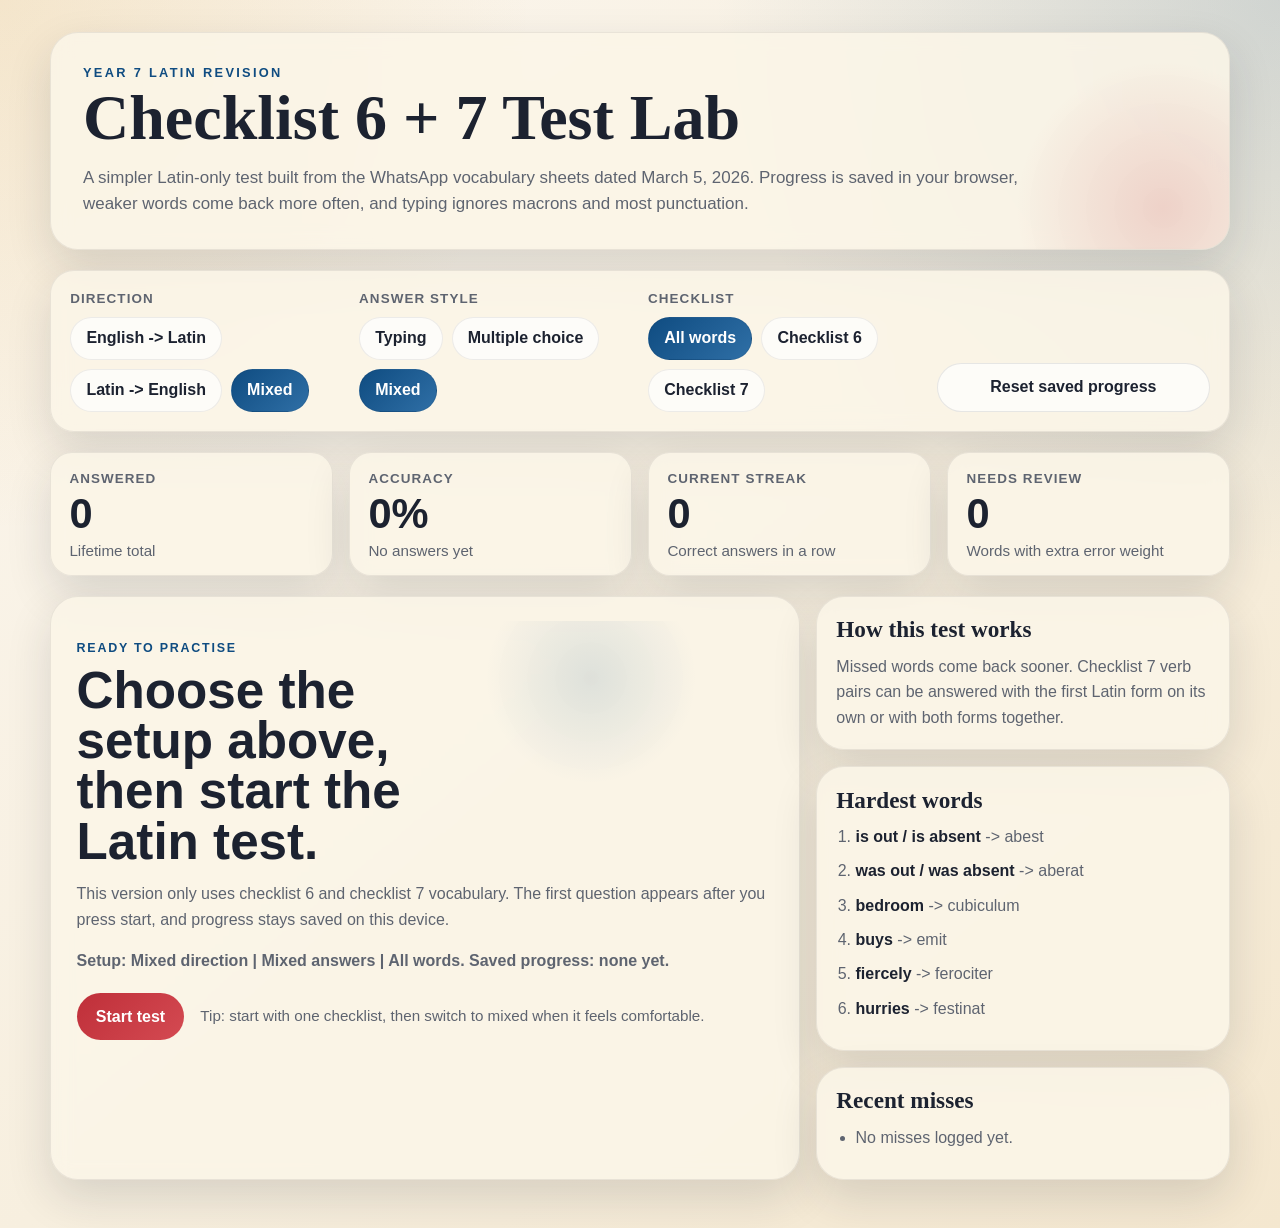
<file: latin_quiz.html>
<!doctype html>
<html lang="en">
  <head>
    <meta charset="UTF-8">
    <meta name="viewport" content="width=device-width, initial-scale=1.0">
    <title>Latin Vocabulary Test</title>
    <link rel="stylesheet" href="styles.css">
    <script defer src="app.js"></script>
  </head>
  <body>
    <div class="page-shell">
      <header class="hero">
        <p class="eyebrow">Year 7 Latin Revision</p>
        <h1>Checklist 6 + 7 Test Lab</h1>
        <p class="hero-copy">
          A simpler Latin-only test built from the WhatsApp vocabulary sheets dated March 5, 2026.
          Progress is saved in your browser, weaker words come back more often,
          and typing ignores macrons and most punctuation.
        </p>
      </header>

      <section class="control-panel" aria-label="Quiz controls">
        <div class="control-group">
          <span class="control-label">Direction</span>
          <div class="segmented" id="directionControls">
            <button type="button" class="seg-btn" data-setting="direction" data-value="en-la">English -> Latin</button>
            <button type="button" class="seg-btn" data-setting="direction" data-value="la-en">Latin -> English</button>
            <button type="button" class="seg-btn" data-setting="direction" data-value="mixed">Mixed</button>
          </div>
        </div>

        <div class="control-group">
          <span class="control-label">Answer style</span>
          <div class="segmented" id="answerControls">
            <button type="button" class="seg-btn" data-setting="answerMode" data-value="typing">Typing</button>
            <button type="button" class="seg-btn" data-setting="answerMode" data-value="multiple-choice">Multiple choice</button>
            <button type="button" class="seg-btn" data-setting="answerMode" data-value="mixed">Mixed</button>
          </div>
        </div>

        <div class="control-group">
          <span class="control-label">Checklist</span>
          <div class="segmented" id="setControls">
            <button type="button" class="seg-btn" data-setting="setMode" data-value="all">All words</button>
            <button type="button" class="seg-btn" data-setting="setMode" data-value="checklist-6">Checklist 6</button>
            <button type="button" class="seg-btn" data-setting="setMode" data-value="checklist-7">Checklist 7</button>
          </div>
        </div>

        <div class="control-group action-group">
          <button type="button" class="ghost-btn" id="resetProgressBtn">Reset saved progress</button>
        </div>
      </section>

      <section class="stats-grid" aria-label="Progress overview">
        <article class="stat-card">
          <span class="stat-label">Answered</span>
          <strong class="stat-value" id="answeredValue">0</strong>
          <span class="stat-detail">Lifetime total</span>
        </article>
        <article class="stat-card">
          <span class="stat-label">Accuracy</span>
          <strong class="stat-value" id="accuracyValue">0%</strong>
          <span class="stat-detail" id="accuracyDetail">No answers yet</span>
        </article>
        <article class="stat-card">
          <span class="stat-label">Current streak</span>
          <strong class="stat-value" id="streakValue">0</strong>
          <span class="stat-detail">Correct answers in a row</span>
        </article>
        <article class="stat-card">
          <span class="stat-label">Needs review</span>
          <strong class="stat-value" id="reviewValue">0</strong>
          <span class="stat-detail">Words with extra error weight</span>
        </article>
      </section>

      <main class="workspace">
        <section class="quiz-stage" aria-live="polite">
          <section class="start-panel" id="startPanel">
            <p class="start-kicker">Ready To Practise</p>
            <h2 class="start-title">Choose the setup above, then start the Latin test.</h2>
            <p class="start-copy">
              This version only uses checklist 6 and checklist 7 vocabulary.
              The first question appears after you press start, and progress stays saved on this device.
            </p>
            <p class="start-summary" id="startSummary"></p>
            <div class="start-actions">
              <button type="button" class="primary-btn" id="startBtn">Start test</button>
              <span class="start-note">Tip: start with one checklist, then switch to mixed when it feels comfortable.</span>
            </div>
          </section>

          <div id="quizContent" class="hidden">
            <div class="question-header">
              <div class="badge-row">
                <span class="badge" id="setBadge">Checklist 6</span>
                <span class="badge" id="directionBadge">English -> Latin</span>
                <span class="badge" id="answerBadge">Typing</span>
              </div>
              <p class="prompt-label">Translate this:</p>
              <h2 class="prompt" id="promptText">Loading...</h2>
              <p class="prompt-hint" id="promptHint"></p>
            </div>

            <div id="typingPanel">
              <form id="typingForm" autocomplete="off">
                <label class="input-label" for="answerInput">Your answer</label>
                <input id="answerInput" name="answer" type="text" spellcheck="false" autocomplete="off">
                <div class="input-actions">
                  <button type="submit" class="primary-btn" id="checkBtn">Check answer</button>
                  <button type="button" class="ghost-btn" id="giveUpBtn">I give up</button>
                </div>
              </form>
            </div>

            <div id="multipleChoicePanel" class="hidden">
              <div class="options-grid" id="optionsGrid"></div>
              <div class="input-actions mc-actions">
                <button type="button" class="ghost-btn" id="giveUpMcBtn">I give up</button>
              </div>
            </div>

            <section id="feedbackPanel" class="feedback hidden">
              <h3 id="feedbackTitle">Correct</h3>
              <p id="feedbackBody"></p>
              <p id="feedbackMeta"></p>
            </section>

            <div class="stage-actions">
              <button type="button" class="ghost-btn" id="skipBtn">Skip</button>
              <button type="button" class="primary-btn hidden" id="nextBtn">Next question</button>
            </div>
          </div>
        </section>

        <aside class="insights-panel">
          <section class="insight-card">
            <h3>How this test works</h3>
            <p>
              Missed words come back sooner. Checklist 7 verb pairs can be answered
              with the first Latin form on its own or with both forms together.
            </p>
          </section>

          <section class="insight-card">
            <h3>Hardest words</h3>
            <ol id="hardList" class="rank-list"></ol>
          </section>

          <section class="insight-card">
            <h3>Recent misses</h3>
            <ul id="mistakeList" class="mistake-list"></ul>
          </section>
        </aside>
      </main>
    </div>
  </body>
</html>
</file>
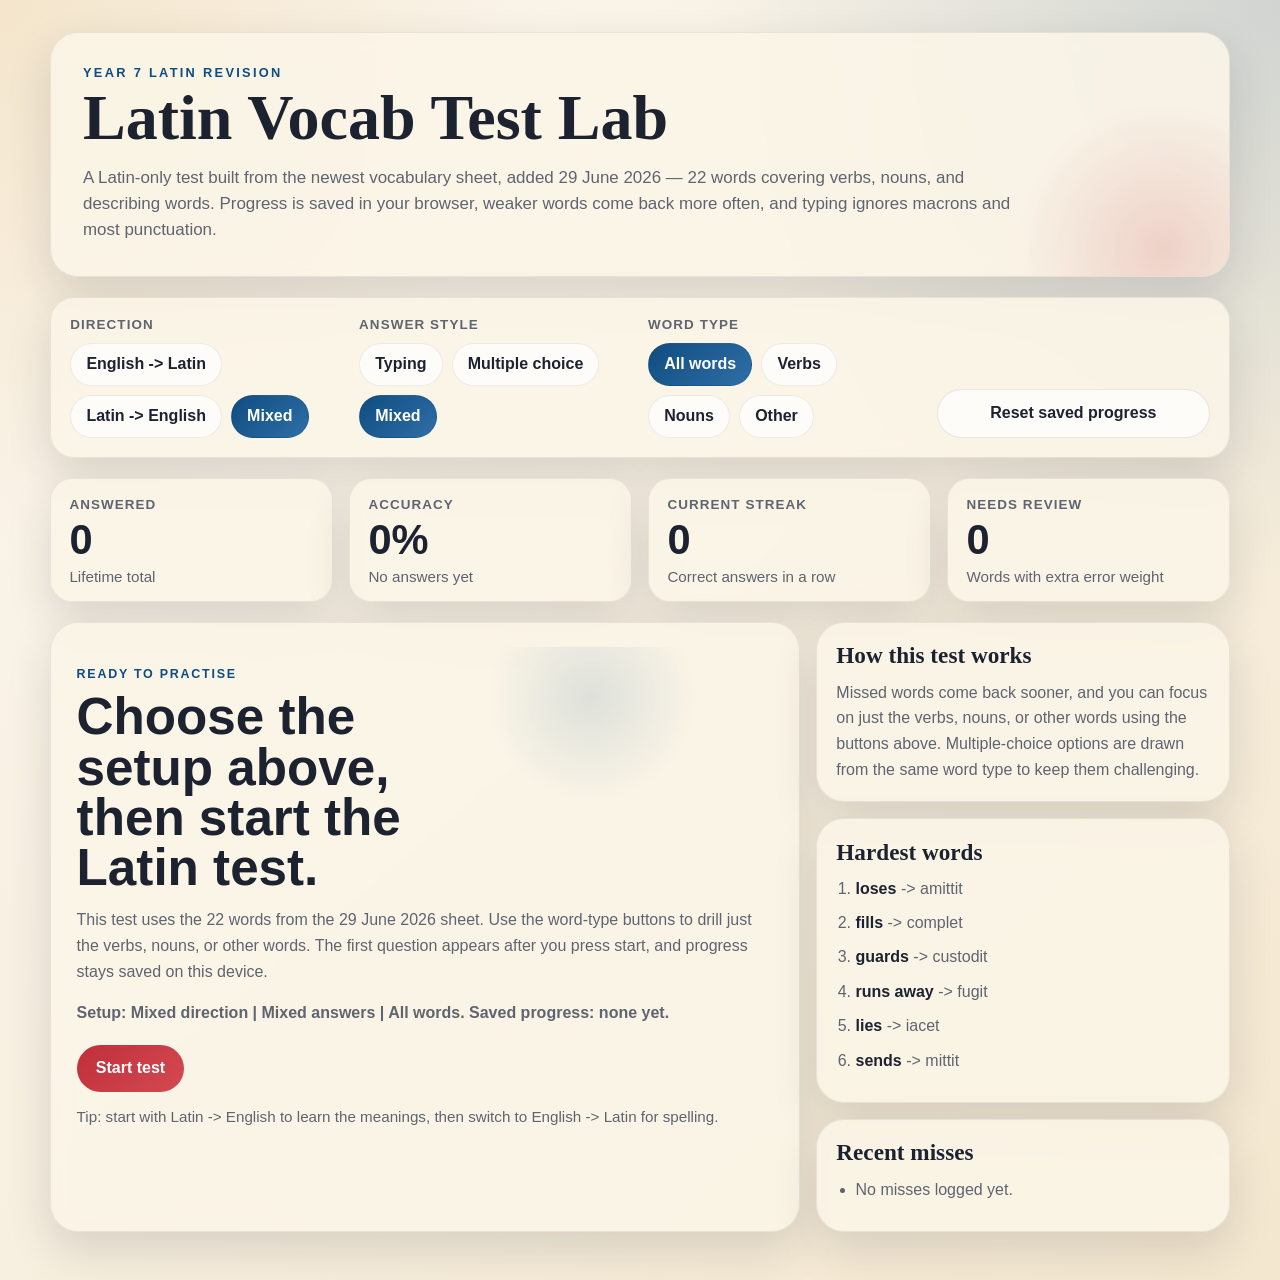
<file: latin_quiz_2026_06_29.html>
<!doctype html>
<html lang="en">
  <head>
    <meta charset="UTF-8">
    <meta name="viewport" content="width=device-width, initial-scale=1.0">
    <title>Latin Vocabulary Test — 29 June 2026</title>
    <link rel="stylesheet" href="styles.css">
    <script>
      window.QUIZ_CONFIG = {
        storageKey: "latin-2026-06-29-quiz-v1",
        setLabels: {
          all: "All words",
          verbs: "Verbs",
          nouns: "Nouns",
          other: "Other words",
        },
        defaultSettings: {
          direction: "mixed",
          answerMode: "mixed",
          setMode: "all",
        },
        buildCards: ({ word }) => [
          // Verbs (3rd person singular present)
          word("verbs", "amittit", "loses"),
          word("verbs", "complet", "fills", {
            englishAnswers: ["fills", "completes", "fills up", "fills it", "fills it up"],
          }),
          word("verbs", "custodit", "guards", {
            englishAnswers: ["guards", "protects", "watches over"],
          }),
          word("verbs", "fugit", "runs away", {
            englishAnswers: ["runs away", "flees", "runs off", "escapes", "runs"],
          }),
          word("verbs", "iacet", "lies", {
            englishAnswers: ["lies", "is lying", "lies down", "lies there", "is lying down"],
          }),
          word("verbs", "mittit", "sends"),
          word("verbs", "sentit", "feels", {
            englishAnswers: ["feels", "notices", "senses", "perceives"],
          }),
          word("verbs", "timet", "fears", {
            englishAnswers: ["fears", "is afraid", "is afraid of", "is scared", "is frightened"],
          }),

          // Nouns
          word("nouns", "epistula", "letter"),
          word("nouns", "flamma", "flame", {
            englishAnswers: ["flame", "blaze", "fire"],
          }),
          word("nouns", "fundus", "farm", {
            englishAnswers: ["farm", "estate"],
          }),
          word("nouns", "mons", "mountain", {
            englishAnswers: ["mountain", "mount"],
          }),
          word("nouns", "templum", "temple"),
          word("nouns", "terra", "ground", {
            englishAnswers: ["ground", "land", "earth"],
          }),

          // Adjectives, adverbs and other words
          word("other", "bonus", "good"),
          word("other", "mirabilis", "strange", {
            englishAnswers: ["strange", "wonderful", "marvellous", "marvelous", "amazing", "extraordinary"],
          }),
          word("other", "fortiter", "bravely", {
            englishAnswers: ["bravely", "strongly"],
          }),
          word("other", "frustra", "in vain", {
            englishAnswers: ["in vain", "without success", "for nothing"],
          }),
          word("other", "iam", "now", {
            englishAnswers: ["now", "already"],
          }),
          word("other", "optime", "very well", {
            englishAnswers: ["very well", "excellently", "extremely well", "best"],
          }),
          word("other", "paene", "nearly", {
            englishAnswers: ["nearly", "almost"],
          }),
          word("other", "tandem", "at last", {
            englishAnswers: ["at last", "finally", "at length"],
          }),
        ],
      };
    </script>
    <script defer src="app.js"></script>
  </head>
  <body>
    <div class="page-shell">
      <header class="hero">
        <p class="eyebrow">Year 7 Latin Revision</p>
        <h1>Latin Vocab Test Lab</h1>
        <p class="hero-copy">
          A Latin-only test built from the newest vocabulary sheet, added 29 June 2026 —
          22 words covering verbs, nouns, and describing words. Progress is saved in your browser,
          weaker words come back more often, and typing ignores macrons and most punctuation.
        </p>
      </header>

      <section class="control-panel" aria-label="Quiz controls">
        <div class="control-group">
          <span class="control-label">Direction</span>
          <div class="segmented" id="directionControls">
            <button type="button" class="seg-btn" data-setting="direction" data-value="en-la">English -> Latin</button>
            <button type="button" class="seg-btn" data-setting="direction" data-value="la-en">Latin -> English</button>
            <button type="button" class="seg-btn" data-setting="direction" data-value="mixed">Mixed</button>
          </div>
        </div>

        <div class="control-group">
          <span class="control-label">Answer style</span>
          <div class="segmented" id="answerControls">
            <button type="button" class="seg-btn" data-setting="answerMode" data-value="typing">Typing</button>
            <button type="button" class="seg-btn" data-setting="answerMode" data-value="multiple-choice">Multiple choice</button>
            <button type="button" class="seg-btn" data-setting="answerMode" data-value="mixed">Mixed</button>
          </div>
        </div>

        <div class="control-group">
          <span class="control-label">Word type</span>
          <div class="segmented" id="setControls">
            <button type="button" class="seg-btn" data-setting="setMode" data-value="all">All words</button>
            <button type="button" class="seg-btn" data-setting="setMode" data-value="verbs">Verbs</button>
            <button type="button" class="seg-btn" data-setting="setMode" data-value="nouns">Nouns</button>
            <button type="button" class="seg-btn" data-setting="setMode" data-value="other">Other</button>
          </div>
        </div>

        <div class="control-group action-group">
          <button type="button" class="ghost-btn" id="resetProgressBtn">Reset saved progress</button>
        </div>
      </section>

      <section class="stats-grid" aria-label="Progress overview">
        <article class="stat-card">
          <span class="stat-label">Answered</span>
          <strong class="stat-value" id="answeredValue">0</strong>
          <span class="stat-detail">Lifetime total</span>
        </article>
        <article class="stat-card">
          <span class="stat-label">Accuracy</span>
          <strong class="stat-value" id="accuracyValue">0%</strong>
          <span class="stat-detail" id="accuracyDetail">No answers yet</span>
        </article>
        <article class="stat-card">
          <span class="stat-label">Current streak</span>
          <strong class="stat-value" id="streakValue">0</strong>
          <span class="stat-detail">Correct answers in a row</span>
        </article>
        <article class="stat-card">
          <span class="stat-label">Needs review</span>
          <strong class="stat-value" id="reviewValue">0</strong>
          <span class="stat-detail">Words with extra error weight</span>
        </article>
      </section>

      <main class="workspace">
        <section class="quiz-stage" aria-live="polite">
          <section class="start-panel" id="startPanel">
            <p class="start-kicker">Ready To Practise</p>
            <h2 class="start-title">Choose the setup above, then start the Latin test.</h2>
            <p class="start-copy">
              This test uses the 22 words from the 29 June 2026 sheet. Use the word-type buttons
              to drill just the verbs, nouns, or other words. The first question appears after you
              press start, and progress stays saved on this device.
            </p>
            <p class="start-summary" id="startSummary"></p>
            <div class="start-actions">
              <button type="button" class="primary-btn" id="startBtn">Start test</button>
              <span class="start-note">Tip: start with Latin -> English to learn the meanings, then switch to English -> Latin for spelling.</span>
            </div>
          </section>

          <div id="quizContent" class="hidden">
            <div class="question-header">
              <div class="badge-row">
                <span class="badge" id="setBadge">All words</span>
                <span class="badge" id="directionBadge">English -> Latin</span>
                <span class="badge" id="answerBadge">Typing</span>
              </div>
              <p class="prompt-label">Translate this:</p>
              <h2 class="prompt" id="promptText">Loading...</h2>
              <p class="prompt-hint" id="promptHint"></p>
            </div>

            <div id="typingPanel">
              <form id="typingForm" autocomplete="off">
                <label class="input-label" for="answerInput">Your answer</label>
                <input id="answerInput" name="answer" type="text" spellcheck="false" autocomplete="off">
                <div class="input-actions">
                  <button type="submit" class="primary-btn" id="checkBtn">Check answer</button>
                  <button type="button" class="ghost-btn" id="giveUpBtn">I give up</button>
                </div>
              </form>
            </div>

            <div id="multipleChoicePanel" class="hidden">
              <div class="options-grid" id="optionsGrid"></div>
              <div class="input-actions mc-actions">
                <button type="button" class="ghost-btn" id="giveUpMcBtn">I give up</button>
              </div>
            </div>

            <section id="feedbackPanel" class="feedback hidden">
              <h3 id="feedbackTitle">Correct</h3>
              <p id="feedbackBody"></p>
              <p id="feedbackMeta"></p>
            </section>

            <div class="stage-actions">
              <button type="button" class="ghost-btn" id="skipBtn">Skip</button>
              <button type="button" class="primary-btn hidden" id="nextBtn">Next question</button>
            </div>
          </div>
        </section>

        <aside class="insights-panel">
          <section class="insight-card">
            <h3>How this test works</h3>
            <p>
              Missed words come back sooner, and you can focus on just the verbs, nouns, or
              other words using the buttons above. Multiple-choice options are drawn from the
              same word type to keep them challenging.
            </p>
          </section>

          <section class="insight-card">
            <h3>Hardest words</h3>
            <ol id="hardList" class="rank-list"></ol>
          </section>

          <section class="insight-card">
            <h3>Recent misses</h3>
            <ul id="mistakeList" class="mistake-list"></ul>
          </section>
        </aside>
      </main>
    </div>
  </body>
</html>
</file>
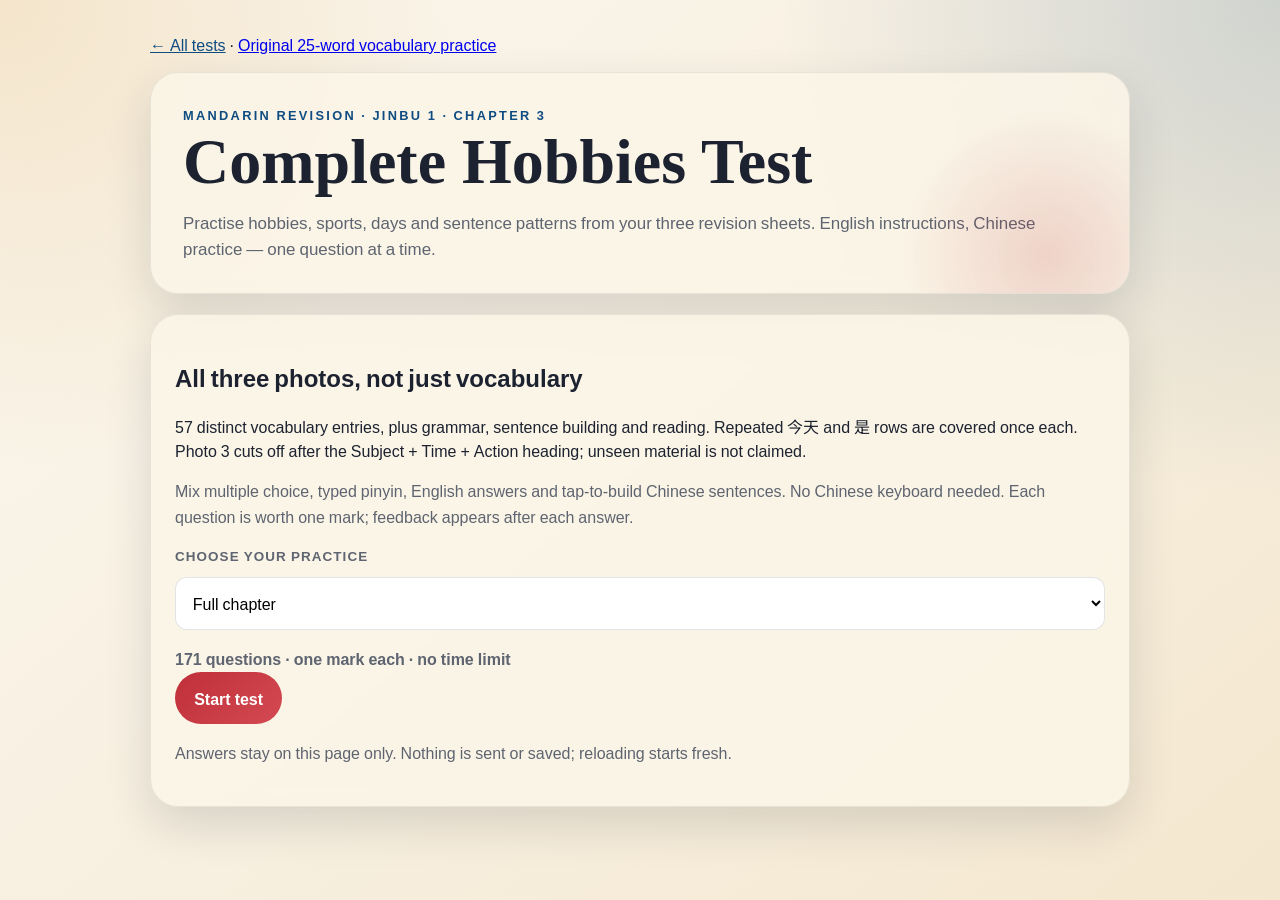
<file: mandarin_hobbies_full_quiz.html>
<!doctype html>
<html lang="en">
<head>
  <meta charset="UTF-8">
  <meta name="viewport" content="width=device-width, initial-scale=1.0">
  <title>Mandarin — Jinbu 1 Chapter 3: Hobbies</title>
  <link rel="stylesheet" href="styles.css">
  <script defer src="mandarin_hobbies_core.js"></script>
  <script defer src="mandarin_hobbies_full_app.js"></script>
  <style>
    [hidden] { display: none !important; }
    @font-face {font-family: "Full Mandarin"; src:url("fonts/mandarin-full-hanzi.ttf") format("truetype"); font-display:swap;}
    body { font-family: "Full Mandarin", "Avenir Next", "Trebuchet MS", "Segoe UI", "PingFang SC", "Microsoft YaHei", "Noto Sans CJK SC", sans-serif; }
    .page-shell { max-width: 980px; }
    .quiz-stage { margin-top: 1.25rem; }
    .prompt { font-family: inherit; font-size: clamp(1.45rem, 4vw, 2.2rem); line-height: 1.5; overflow-wrap: anywhere; }
    button { min-height: 48px; touch-action: manipulation; }
    button:focus-visible, a:focus-visible, select:focus-visible { outline: 3px solid var(--accent); outline-offset: 3px; }
    button:disabled { cursor: default; }
    select { font: inherit; max-width: 100%; padding: .8rem; border: 1px solid var(--line); border-radius: 12px; background: white; }
    progress { width: 100%; height: 12px; accent-color: var(--accent); }
    .token-row { display: flex; flex-wrap: wrap; gap: .6rem; margin: 1rem 0; }
    .sentence { min-height: 72px; padding: .8rem; border: 2px dashed var(--line); border-radius: 16px; }
    .sentence:empty::before { content: 'Tap the words below to build your sentence.'; color: var(--muted); }
    .review-item { margin: 1rem 0; line-height: 1.7; overflow-wrap: anywhere; }
    .back { display: inline-block; margin-bottom: 1rem; color: var(--accent); }
    .subtle { color: var(--muted); line-height: 1.6; }
    #notice { color: var(--bad); }
  </style>
</head>
<body>
<main class="page-shell">
  <a class="back" href="index.html">← All tests</a> · <a href="mandarin_hobbies_quiz.html">Original 25-word vocabulary practice</a>
  <header class="hero">
    <p class="eyebrow">Mandarin revision · Jinbu 1 · Chapter 3</p>
    <h1>Complete Hobbies Test</h1>
    <p class="hero-copy">Practise hobbies, sports, days and sentence patterns from your three revision sheets. English instructions, Chinese practice — one question at a time.</p>
  </header>
  <section class="quiz-stage" id="setup">
    <h2>All three photos, not just vocabulary</h2><p>57 distinct vocabulary entries, plus grammar, sentence building and reading. Repeated 今天 and 是 rows are covered once each. Photo 3 cuts off after the Subject + Time + Action heading; unseen material is not claimed.</p>
    <p class="subtle">Mix multiple choice, typed pinyin, English answers and tap-to-build Chinese sentences. No Chinese keyboard needed. Each question is worth one mark; feedback appears after each answer.</p>
    <div class="control-group">
      <label for="topic" class="control-label">Choose your practice</label>
      <select id="topic">
        <option value="all">Full chapter</option>
        <option value="Hobbies">Hobbies and opinions</option>
        <option value="Sports">Sports and ability</option>
        <option value="Days">Days and time</option>
        <option value="Grammar">Sentence building and grammar</option>
      </select>
    </div>
    <p id="questionCount" class="start-summary"></p>
    <button class="primary-btn" id="startBtn" type="button">Start test</button>
    <p class="subtle">Answers stay on this page only. Nothing is sent or saved; reloading starts fresh.</p>
  </section>
  <section class="quiz-stage" id="quiz" hidden aria-label="Current question">
    <div class="badge-row"><span class="badge" id="category"></span><span class="badge" id="mode"></span></div>
    <p id="progressText"></p><progress id="progress" value="0" max="1" aria-label="Questions answered"></progress>
    <h2 class="prompt" id="prompt" tabindex="-1"></h2>
    <p class="prompt-hint" id="hint"></p>
    <form id="answerForm" autocomplete="off">
      <div id="choices" class="options-grid"></div>
      <div id="typing" hidden><label for="answerInput" class="input-label">Your answer in English</label><input id="answerInput" name="answer" type="text" autocomplete="off" spellcheck="false" aria-describedby="hint notice"></div>
      <div id="building" hidden><div id="sentence" class="token-row sentence" aria-label="Your sentence"></div><div id="tokens" class="token-row" aria-label="Available words"></div><button id="clearBtn" class="ghost-btn" type="button">Clear sentence</button></div>
      <p id="notice" role="status"></p>
      <div class="input-actions"><button id="checkBtn" class="primary-btn" type="submit">Check answer</button><button id="skipBtn" class="ghost-btn" type="button">Show answer / skip</button></div>
    </form>
    <section id="feedback" class="feedback" hidden role="status"><h3 id="feedbackTitle"></h3><p id="feedbackAnswer"></p><p id="explanation"></p></section>
    <div class="stage-actions"><button id="nextBtn" class="primary-btn" type="button" hidden>Next question</button></div>
  </section>
  <section class="quiz-stage" id="results" hidden>
    <h2 id="resultTitle" tabindex="-1">Round complete</h2><p class="prompt" id="score"></p><p id="resultMessage"></p>
    <div class="input-actions"><button class="primary-btn" id="retryBtn" type="button">Retry mistakes</button><button class="ghost-btn" id="restartBtn" type="button">Restart this test</button><button class="ghost-btn" id="setupBtn" type="button">Choose another topic</button></div>
    <h3 id="reviewHeading">Review your mistakes</h3><ol id="review"></ol>
  </section>
  <noscript><section class="quiz-stage">Please enable JavaScript to run this quiz.</section></noscript>
</main>
</body>
</html>
</file>
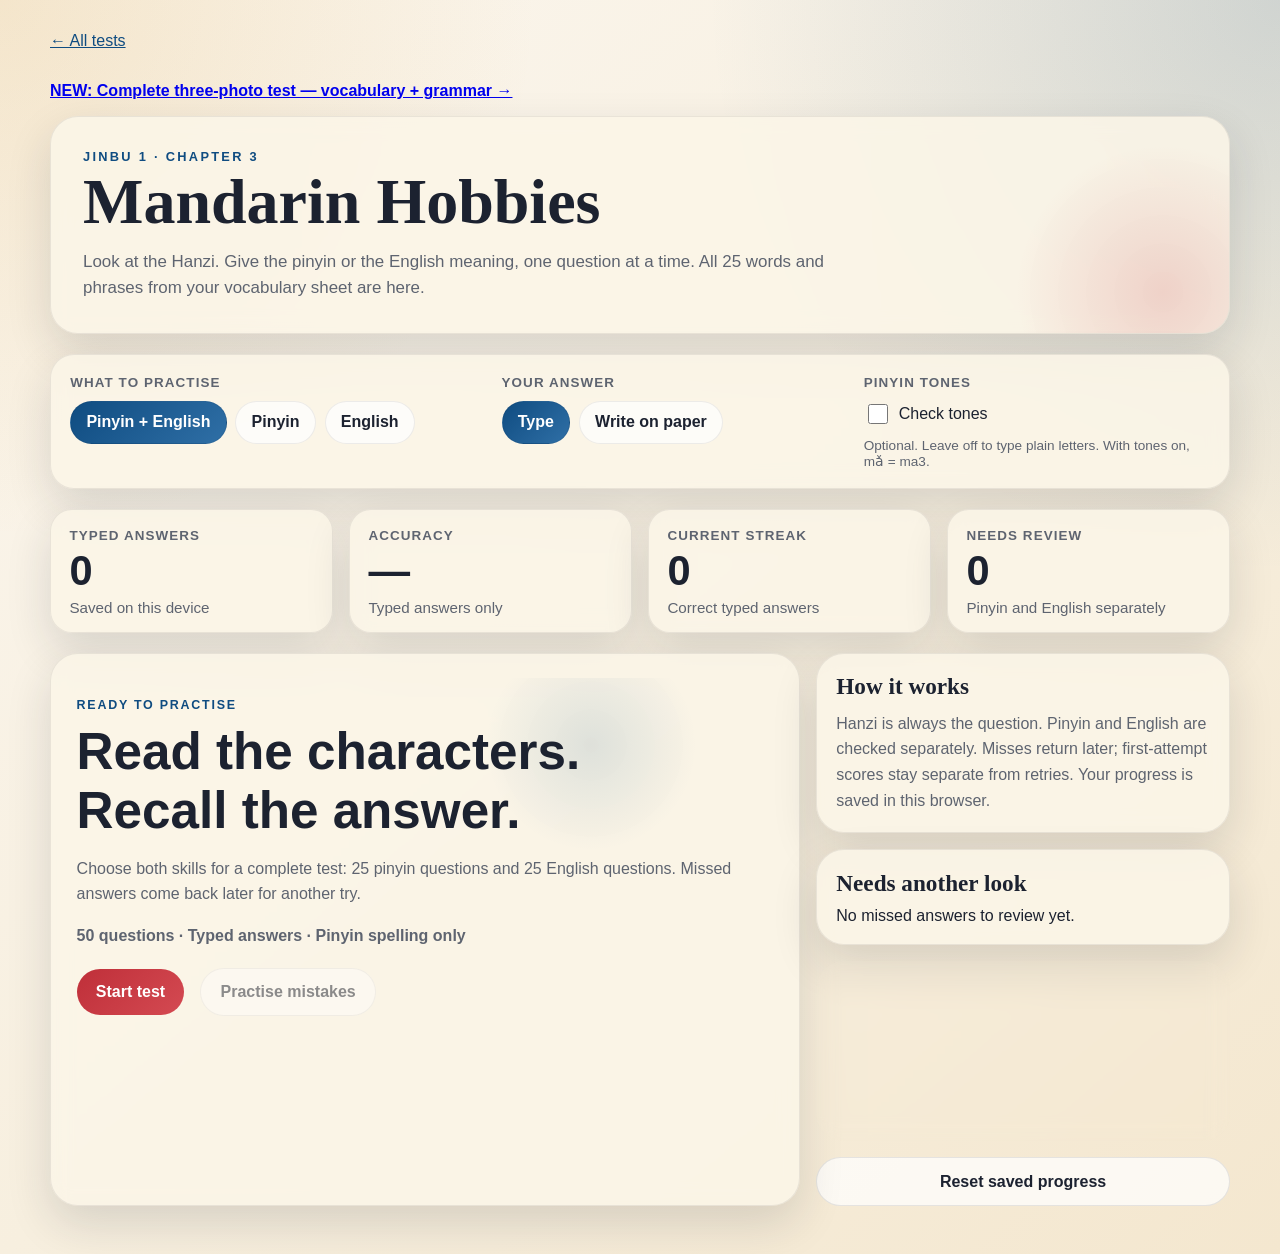
<file: mandarin_hobbies_quiz.html>
<!doctype html>
<html lang="en">
<head>
  <meta charset="UTF-8">
  <meta name="viewport" content="width=device-width, initial-scale=1.0">
  <title>Mandarin Hobbies — Yulia's Test</title>
  <link rel="stylesheet" href="styles.css">
  <style>
    @font-face { font-family: "Mandarin Hobbies Hanzi"; src: url("fonts/mandarin-hobbies-hanzi.woff") format("woff"); font-style: normal; font-weight: 400; font-display: swap; }
    .back-link { display: inline-block; margin-bottom: 1rem; color: var(--accent); }
    .hero-copy { max-width: 48rem; }
    .start-title { max-width: 22ch; line-height: 1.15; }
    .control-panel { grid-template-columns: 1.2fr 1fr 1fr; }
    .stats-grid { grid-template-columns: repeat(4, minmax(0, 1fr)); }
    [lang="zh-Hans"], .prompt.hanzi { font-family: "PingFang SC", "Microsoft YaHei", "Mandarin Hobbies Hanzi", "Noto Sans CJK SC", sans-serif; }
    .prompt.hanzi { font-size: clamp(2.6rem, 6vw, 4rem); line-height: 1.5; overflow-wrap: anywhere; }
    .prompt-label { margin-bottom: 0; }
    .input-label { display: block; }
    .tone-setting { display: flex; align-items: center; gap: .5rem; line-height: 1.5; }
    .tone-setting input { width: 20px; height: 20px; }
    .muted { color: var(--muted); line-height: 1.6; }
    .answer-reveal { font-size: 1.4rem; overflow-wrap: anywhere; }
    .answer-reveal[lang="zh-Latn"] { font-size: 1.6rem; }
    .feedback.good h3 { color: var(--good); }
    .feedback.bad h3 { color: var(--bad); }
    button:focus-visible, a:focus-visible { outline: 3px solid var(--accent); outline-offset: 3px; }
    button:disabled { opacity: .5; cursor: default; transform: none; }
    .round-progress { width: 100%; margin: .2rem 0 1.2rem; accent-color: var(--accent); }
    .review-row { display: flex; justify-content: space-between; gap: 1rem; margin: .6rem 0; }
    .review-row span:first-child { font-size: 1.3rem; }
    .summary-score { font-size: 2rem; font-weight: 800; }
    .paper-actions { margin-top: 1rem; }
    .settings-note { font-size: .85rem; margin: 0; color: var(--muted); }
    @media (max-width: 980px) { .control-panel { grid-template-columns: 1fr; } }
    @media (max-width: 640px) {
      .stats-grid { grid-template-columns: repeat(2, minmax(0, 1fr)); gap: .6rem; }
      .stat-card { padding: .9rem; }
      .workspace { grid-template-columns: minmax(0, 1fr); }
      .seg-btn { padding: .7rem .8rem; }
    }
  </style>
  <script defer src="mandarin_hobbies_core.js"></script>
  <script defer src="mandarin_hobbies_app.js?v=2"></script>
</head>
<body>
  <div class="page-shell">
    <a class="back-link" href="index.html">← All tests</a>
    <p><a href="mandarin_hobbies_full_quiz.html"><strong>NEW: Complete three-photo test — vocabulary + grammar →</strong></a></p>
    <header class="hero">
      <p class="eyebrow">Jinbu 1 · Chapter 3</p>
      <h1>Mandarin Hobbies</h1>
      <p class="hero-copy">Look at the Hanzi. Give the pinyin or the English meaning, one question at a time. All 25 words and phrases from your vocabulary sheet are here.</p>
    </header>

    <section class="control-panel" aria-label="Test settings">
      <div class="control-group">
        <span class="control-label" id="skillLabel">What to practise</span>
        <div class="segmented" role="group" aria-labelledby="skillLabel">
          <button type="button" class="seg-btn" data-setting="mode" data-value="both">Pinyin + English</button>
          <button type="button" class="seg-btn" data-setting="mode" data-value="pinyin">Pinyin</button>
          <button type="button" class="seg-btn" data-setting="mode" data-value="english">English</button>
        </div>
      </div>
      <div class="control-group">
        <span class="control-label" id="styleLabel">Your answer</span>
        <div class="segmented" role="group" aria-labelledby="styleLabel">
          <button type="button" class="seg-btn" data-setting="answerMode" data-value="typing">Type</button>
          <button type="button" class="seg-btn" data-setting="answerMode" data-value="paper">Write on paper</button>
        </div>
      </div>
      <div class="control-group">
        <span class="control-label">Pinyin tones</span>
        <label class="tone-setting"><input type="checkbox" id="checkTones"> Check tones</label>
        <p class="settings-note">Optional. Leave off to type plain letters. With tones on, mǎ = ma3.</p>
      </div>
    </section>

    <section class="stats-grid" aria-label="Saved progress">
      <article class="stat-card"><span class="stat-label">Typed answers</span><strong class="stat-value" id="answeredValue">0</strong><span class="stat-detail">Saved on this device</span></article>
      <article class="stat-card"><span class="stat-label">Accuracy</span><strong class="stat-value" id="accuracyValue">—</strong><span class="stat-detail">Typed answers only</span></article>
      <article class="stat-card"><span class="stat-label">Current streak</span><strong class="stat-value" id="streakValue">0</strong><span class="stat-detail">Correct typed answers</span></article>
      <article class="stat-card"><span class="stat-label">Needs review</span><strong class="stat-value" id="reviewValue">0</strong><span class="stat-detail">Pinyin and English separately</span></article>
    </section>

    <main class="workspace">
      <section class="quiz-stage" aria-label="Mandarin test">
        <section class="start-panel" id="startPanel">
          <p class="start-kicker">Ready to practise</p>
          <h2 class="start-title">Read the characters. Recall the answer.</h2>
          <p class="start-copy">Choose both skills for a complete test: 25 pinyin questions and 25 English questions. Missed answers come back later for another try.</p>
          <p class="start-summary" id="startSummary"></p>
          <div class="start-actions">
            <button type="button" class="primary-btn" id="startBtn">Start test</button>
            <button type="button" class="ghost-btn" id="reviewBtn">Practise mistakes</button>
          </div>
        </section>

        <div id="quizContent" class="hidden">
          <div class="badge-row"><span class="badge" id="directionBadge"></span><span class="badge" id="progressBadge"></span></div>
          <progress class="round-progress" id="roundProgress" value="0" max="50" aria-label="First attempts completed"></progress>
          <p class="prompt-label" id="promptLabel"></p>
          <h2 class="prompt hanzi" id="promptText" lang="zh-Hans"></h2>
          <p class="prompt-hint" id="promptHint"></p>
          <form id="typingForm" autocomplete="off">
            <label class="input-label" id="answerLabel" for="answerInput">Your answer</label>
            <input id="answerInput" name="answer" type="text" spellcheck="false" autocomplete="off" autocapitalize="none" autocorrect="off" aria-describedby="promptHint">
            <div class="input-actions">
              <button type="submit" class="primary-btn" id="checkBtn">Check answer</button>
              <button type="button" class="ghost-btn" id="giveUpBtn">Show answer</button>
            </div>
          </form>
          <div id="paperPanel" class="paper-actions hidden">
            <p class="muted">Write your answer on paper, then reveal it and check your work.</p>
            <button type="button" class="primary-btn" id="revealPaperBtn">Show answer</button>
          </div>
          <section id="feedbackPanel" class="feedback hidden" aria-live="polite" aria-atomic="true">
            <h3 id="feedbackTitle"></h3>
            <p id="feedbackBody" class="answer-reveal"></p>
            <p id="feedbackNote"></p>
          </section>
          <div id="selfMarkPanel" class="input-actions hidden">
            <button type="button" class="primary-btn" id="selfRightBtn">I got it right</button>
            <button type="button" class="ghost-btn" id="selfWrongBtn">I need another try</button>
          </div>
          <div class="stage-actions"><button type="button" class="primary-btn hidden" id="nextBtn">Next question</button></div>
          <div class="stage-actions"><button type="button" class="ghost-btn" id="endBtn">Finish for now</button></div>
        </div>

        <section id="summaryPanel" class="hidden" tabindex="-1">
          <p class="start-kicker" id="summaryTitle">Test complete</p>
          <h2>Here's how you did</h2>
          <p class="summary-score" id="summaryScore"></p>
          <p class="muted" id="summaryDetail"></p>
          <p class="muted" id="summarySkills"></p>
          <div class="start-actions">
            <button type="button" class="primary-btn" id="restartBtn">Repeat test</button>
            <button type="button" class="ghost-btn" id="retryBtn">Practise mistakes</button>
          </div>
        </section>
      </section>

      <aside class="insights-panel">
        <section class="insight-card">
          <h3>How it works</h3>
          <p>Hanzi is always the question. Pinyin and English are checked separately. Misses return later; first-attempt scores stay separate from retries. Your progress is saved in this browser.</p>
        </section>
        <section class="insight-card">
          <h3>Needs another look</h3>
          <div id="reviewList"></div>
        </section>
        <section class="insight-card">
          <h3>Pinyin help</h3>
          <p>Plain letters are fine; spaces and capitals do not matter. For tone practice, turn on Check tones and use accents or a number after each syllable. Answers still show the tone marks from your sheet.</p>
        </section>
        <button type="button" class="ghost-btn" id="resetBtn">Reset saved progress</button>
      </aside>
    </main>
  </div>
</body>
</html>
</file>
<file: styles.css>
:root {
  --paper: #fbf5e8;
  --paper-strong: #f2e7d3;
  --ink: #1c2230;
  --muted: #5e6470;
  --line: rgba(28, 34, 48, 0.12);
  --accent: #0f4c81;
  --accent-2: #bf2f39;
  --accent-3: #d59a2f;
  --good: #1f7a53;
  --bad: #a53039;
  --shadow: 0 18px 45px rgba(28, 34, 48, 0.14);
  --radius: 24px;
  --radius-sm: 16px;
}

* {
  box-sizing: border-box;
}

html,
body {
  margin: 0;
  min-height: 100%;
}

body {
  color: var(--ink);
  font-family: "Avenir Next", "Trebuchet MS", "Segoe UI", sans-serif;
  background:
    radial-gradient(circle at top left, rgba(213, 154, 47, 0.18), transparent 30%),
    radial-gradient(circle at top right, rgba(15, 76, 129, 0.17), transparent 32%),
    linear-gradient(140deg, #fbf6ee 0%, #f7efdf 54%, #f4e7cf 100%);
}

.page-shell {
  width: min(1180px, calc(100% - 2rem));
  margin: 0 auto;
  padding: 2rem 0 3rem;
}

.hero,
.control-panel,
.stat-card,
.quiz-stage,
.insight-card {
  background: rgba(251, 245, 232, 0.88);
  backdrop-filter: blur(10px);
  border: 1px solid rgba(28, 34, 48, 0.08);
  box-shadow: var(--shadow);
}

.hero {
  padding: 2rem;
  border-radius: 28px;
  position: relative;
  overflow: hidden;
}

.hero::after {
  content: "";
  position: absolute;
  inset: auto -8% -55% auto;
  width: 320px;
  height: 320px;
  border-radius: 50%;
  background: radial-gradient(circle, rgba(191, 47, 57, 0.17), transparent 65%);
  pointer-events: none;
}

.eyebrow {
  margin: 0 0 0.5rem;
  font-size: 0.8rem;
  font-weight: 800;
  letter-spacing: 0.18em;
  text-transform: uppercase;
  color: var(--accent);
}

h1,
.prompt,
.insight-card h3,
.feedback h3 {
  font-family: Baskerville, "Palatino Linotype", "Book Antiqua", serif;
}

h1 {
  margin: 0;
  font-size: clamp(2.3rem, 5vw, 4.5rem);
  line-height: 0.95;
}

.hero-copy {
  max-width: 60rem;
  margin: 1rem 0 0;
  font-size: 1.06rem;
  line-height: 1.55;
  color: var(--muted);
}

.control-panel {
  margin-top: 1.25rem;
  border-radius: var(--radius);
  padding: 1.2rem;
  display: grid;
  grid-template-columns: repeat(auto-fit, minmax(180px, 1fr));
  gap: 1rem;
}

.control-group {
  display: flex;
  flex-direction: column;
  gap: 0.7rem;
}

.control-label,
.prompt-label,
.input-label,
.stat-label {
  font-size: 0.84rem;
  font-weight: 800;
  letter-spacing: 0.08em;
  text-transform: uppercase;
  color: var(--muted);
}

.segmented,
.toggle-row {
  display: flex;
  flex-wrap: wrap;
  gap: 0.55rem;
}

.seg-btn,
.toggle-chip span,
.primary-btn,
.ghost-btn,
.option-btn {
  border-radius: 999px;
  border: 1px solid transparent;
  cursor: pointer;
  transition: transform 0.18s ease, border-color 0.18s ease, background 0.18s ease, color 0.18s ease;
}

.seg-btn,
.toggle-chip span,
.ghost-btn,
.option-btn {
  background: rgba(255, 255, 255, 0.72);
  border-color: rgba(28, 34, 48, 0.08);
  color: var(--ink);
}

.seg-btn,
.toggle-chip span {
  padding: 0.72rem 0.95rem;
  font: inherit;
  font-weight: 700;
}

.seg-btn:hover,
.toggle-chip span:hover,
.primary-btn:hover,
.ghost-btn:hover,
.option-btn:hover {
  transform: translateY(-1px);
}

.seg-btn.active {
  background: linear-gradient(135deg, var(--accent), #2f6fa6);
  color: #fff;
}

.toggle-chip {
  position: relative;
}

.toggle-chip input {
  position: absolute;
  opacity: 0;
  pointer-events: none;
}

.toggle-chip input:checked + span {
  background: linear-gradient(135deg, rgba(191, 47, 57, 0.95), rgba(143, 32, 40, 0.95));
  color: #fff;
}

.action-group {
  justify-content: end;
}

.stats-grid {
  margin-top: 1.25rem;
  display: grid;
  grid-template-columns: repeat(4, minmax(0, 1fr));
  gap: 1rem;
}

.stat-card {
  border-radius: 22px;
  padding: 1rem 1.15rem;
}

.stat-value {
  display: block;
  margin-top: 0.4rem;
  font-size: clamp(1.8rem, 4vw, 2.6rem);
  line-height: 1;
}

.stat-detail {
  display: block;
  margin-top: 0.45rem;
  font-size: 0.95rem;
  color: var(--muted);
}

.workspace {
  margin-top: 1.25rem;
  display: grid;
  grid-template-columns: minmax(0, 1.45fr) minmax(290px, 0.8fr);
  gap: 1rem;
}

.quiz-stage,
.insight-card {
  border-radius: 28px;
}

.quiz-stage {
  padding: 1.5rem;
}

.start-panel {
  position: relative;
  overflow: hidden;
  padding: 1.25rem 0.1rem;
}

.start-panel::before {
  content: "";
  position: absolute;
  inset: -12% auto auto 58%;
  width: 220px;
  height: 220px;
  border-radius: 50%;
  background: radial-gradient(circle, rgba(15, 76, 129, 0.12), transparent 68%);
  pointer-events: none;
}

.start-kicker {
  position: relative;
  margin: 0;
  font-size: 0.78rem;
  font-weight: 800;
  letter-spacing: 0.14em;
  text-transform: uppercase;
  color: var(--accent);
}

.start-title {
  position: relative;
  max-width: 14ch;
  margin: 0.7rem 0 0;
  font-size: clamp(2rem, 4vw, 3.2rem);
  line-height: 0.98;
}

.start-copy,
.start-summary,
.start-note {
  position: relative;
  color: var(--muted);
  line-height: 1.6;
}

.start-copy {
  max-width: 54rem;
  margin: 0.9rem 0 0;
}

.start-summary {
  margin: 1rem 0 0;
  font-weight: 700;
}

.start-actions {
  position: relative;
  display: flex;
  flex-wrap: wrap;
  align-items: center;
  gap: 0.85rem 1rem;
  margin-top: 1.2rem;
}

.start-note {
  font-size: 0.95rem;
}

.badge-row {
  display: flex;
  flex-wrap: wrap;
  gap: 0.55rem;
  margin-bottom: 1rem;
}

.badge {
  display: inline-flex;
  align-items: center;
  padding: 0.38rem 0.72rem;
  border-radius: 999px;
  font-size: 0.85rem;
  font-weight: 800;
  background: rgba(15, 76, 129, 0.1);
  color: var(--accent);
}

.prompt {
  margin: 0.35rem 0 0.6rem;
  font-size: clamp(2rem, 4vw, 3.5rem);
  line-height: 1;
}

.prompt-hint {
  margin: 0;
  min-height: 1.5rem;
  color: var(--muted);
  line-height: 1.5;
}

#typingForm {
  margin-top: 1.45rem;
}

#answerInput {
  width: 100%;
  margin-top: 0.55rem;
  padding: 1rem 1.15rem;
  border-radius: 18px;
  border: 1px solid var(--line);
  font: inherit;
  font-size: 1.1rem;
  background: rgba(255, 255, 255, 0.82);
}

#answerInput:focus {
  outline: 2px solid rgba(15, 76, 129, 0.2);
  border-color: rgba(15, 76, 129, 0.35);
}

.input-actions,
.stage-actions {
  display: flex;
  flex-wrap: wrap;
  gap: 0.75rem;
  margin-top: 1rem;
}

.primary-btn,
.ghost-btn {
  padding: 0.9rem 1.2rem;
  font: inherit;
  font-weight: 800;
}

.primary-btn {
  background: linear-gradient(135deg, var(--accent-2), #d44a52);
  color: #fff;
  border: 0;
}

.ghost-btn {
  border-color: rgba(28, 34, 48, 0.1);
}

.options-grid {
  margin-top: 1.45rem;
  display: grid;
  grid-template-columns: repeat(2, minmax(0, 1fr));
  gap: 0.75rem;
}

.option-btn {
  width: 100%;
  padding: 1rem;
  text-align: left;
  font: inherit;
  font-size: 1rem;
  font-weight: 700;
  line-height: 1.4;
}

.option-btn.correct {
  background: rgba(31, 122, 83, 0.12);
  border-color: rgba(31, 122, 83, 0.34);
  color: var(--good);
}

.option-btn.wrong {
  background: rgba(165, 48, 57, 0.12);
  border-color: rgba(165, 48, 57, 0.28);
  color: var(--bad);
}

.option-btn:disabled {
  cursor: default;
}

.feedback {
  margin-top: 1.3rem;
  padding: 1rem 1.1rem;
  border-radius: 20px;
  border: 1px solid var(--line);
  background: rgba(255, 255, 255, 0.68);
}

.feedback.good {
  border-color: rgba(31, 122, 83, 0.3);
}

.feedback.bad {
  border-color: rgba(165, 48, 57, 0.28);
}

.feedback h3 {
  margin: 0;
  font-size: 1.45rem;
}

.feedback p {
  margin: 0.45rem 0 0;
  line-height: 1.5;
}

.insights-panel {
  display: grid;
  gap: 1rem;
}

.insight-card {
  padding: 1.2rem;
}

.insight-card h3 {
  margin: 0 0 0.65rem;
  font-size: 1.45rem;
}

.insight-card p {
  margin: 0;
  color: var(--muted);
  line-height: 1.6;
}

.rank-list,
.mistake-list {
  margin: 0;
  padding-left: 1.2rem;
  color: var(--muted);
}

.rank-list li,
.mistake-list li {
  margin: 0.7rem 0;
  line-height: 1.45;
}

.rank-list strong,
.mistake-list strong {
  color: var(--ink);
}

.hidden {
  display: none !important;
}

@media (max-width: 980px) {
  .control-panel,
  .stats-grid,
  .workspace {
    grid-template-columns: 1fr;
  }

  .action-group {
    justify-content: start;
  }
}

@media (max-width: 640px) {
  .page-shell {
    width: min(100% - 1rem, 100%);
    padding-top: 1rem;
  }

  .hero,
  .control-panel,
  .quiz-stage,
  .insight-card,
  .stat-card {
    border-radius: 22px;
  }

  .hero,
  .quiz-stage {
    padding: 1.15rem;
  }

  .options-grid {
    grid-template-columns: 1fr;
  }

  h1 {
    font-size: 2.4rem;
  }

  .prompt {
    font-size: 2.15rem;
  }
}
</file>
